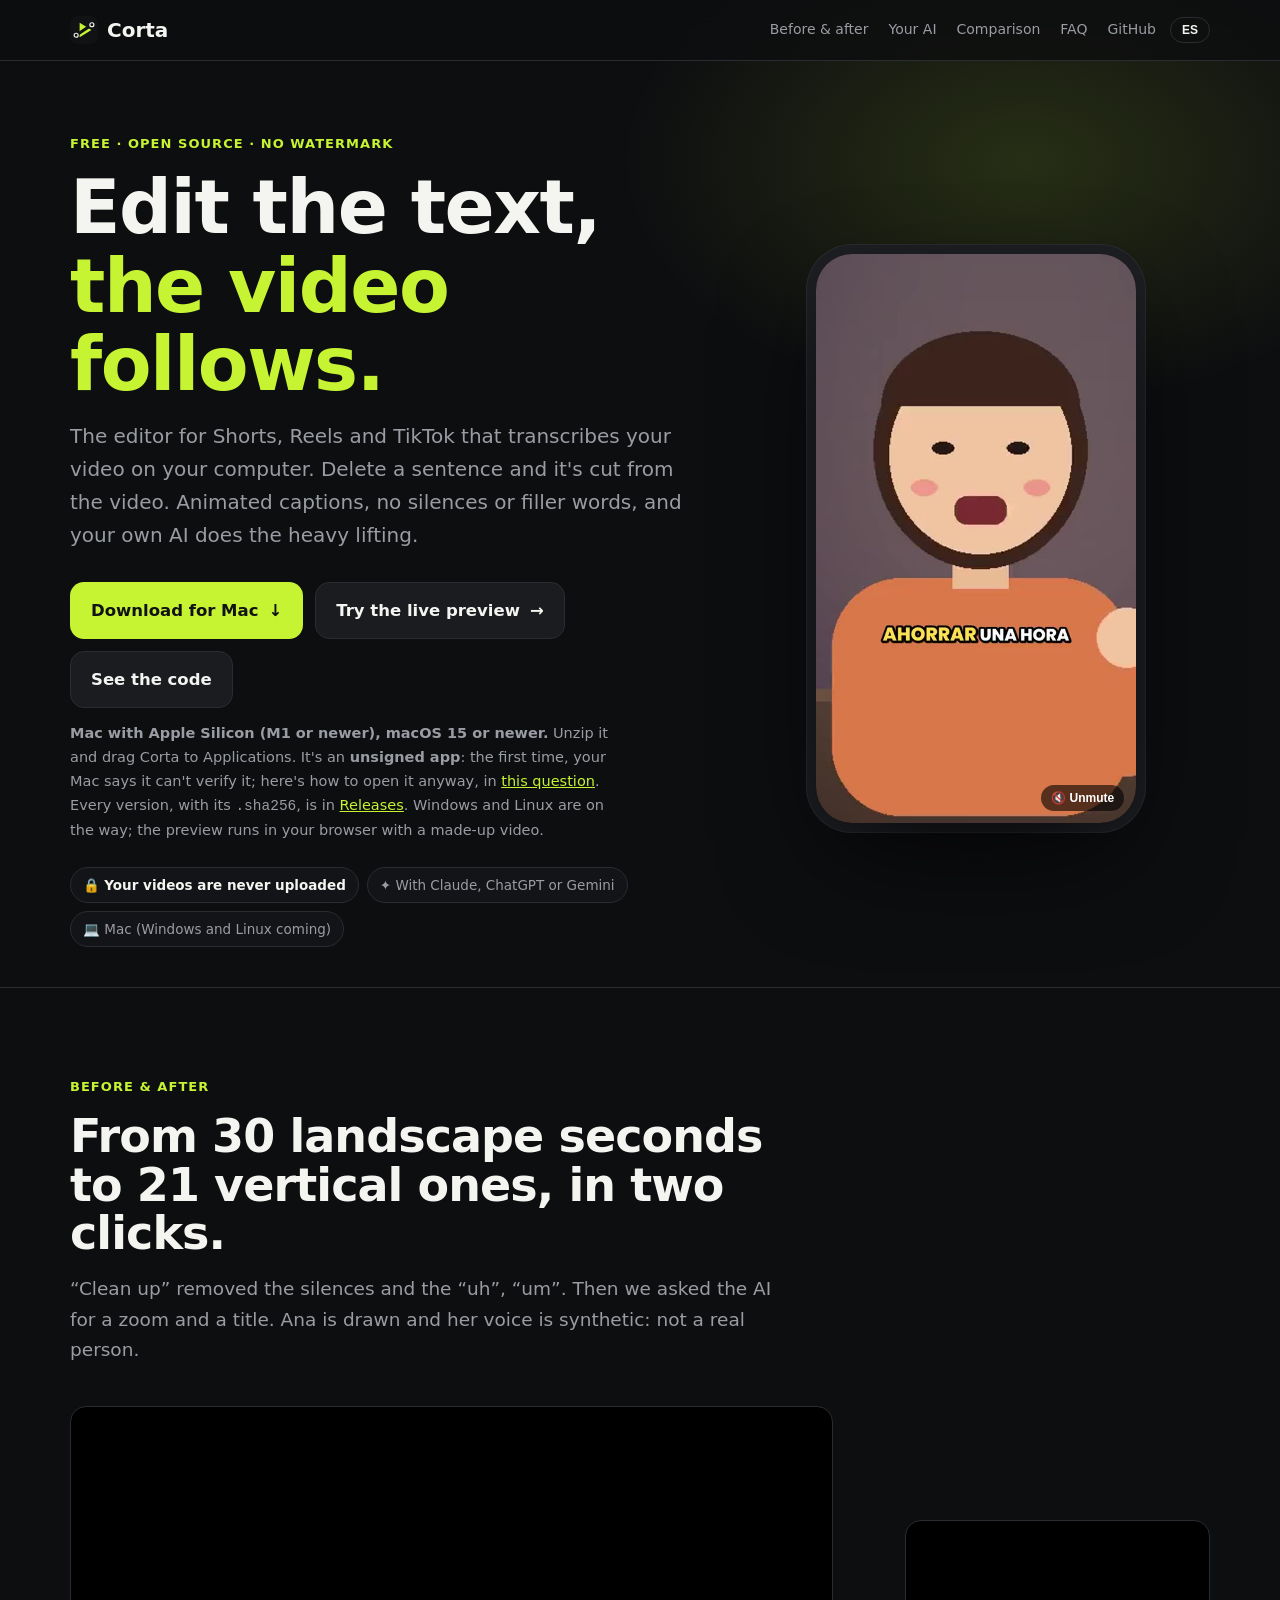
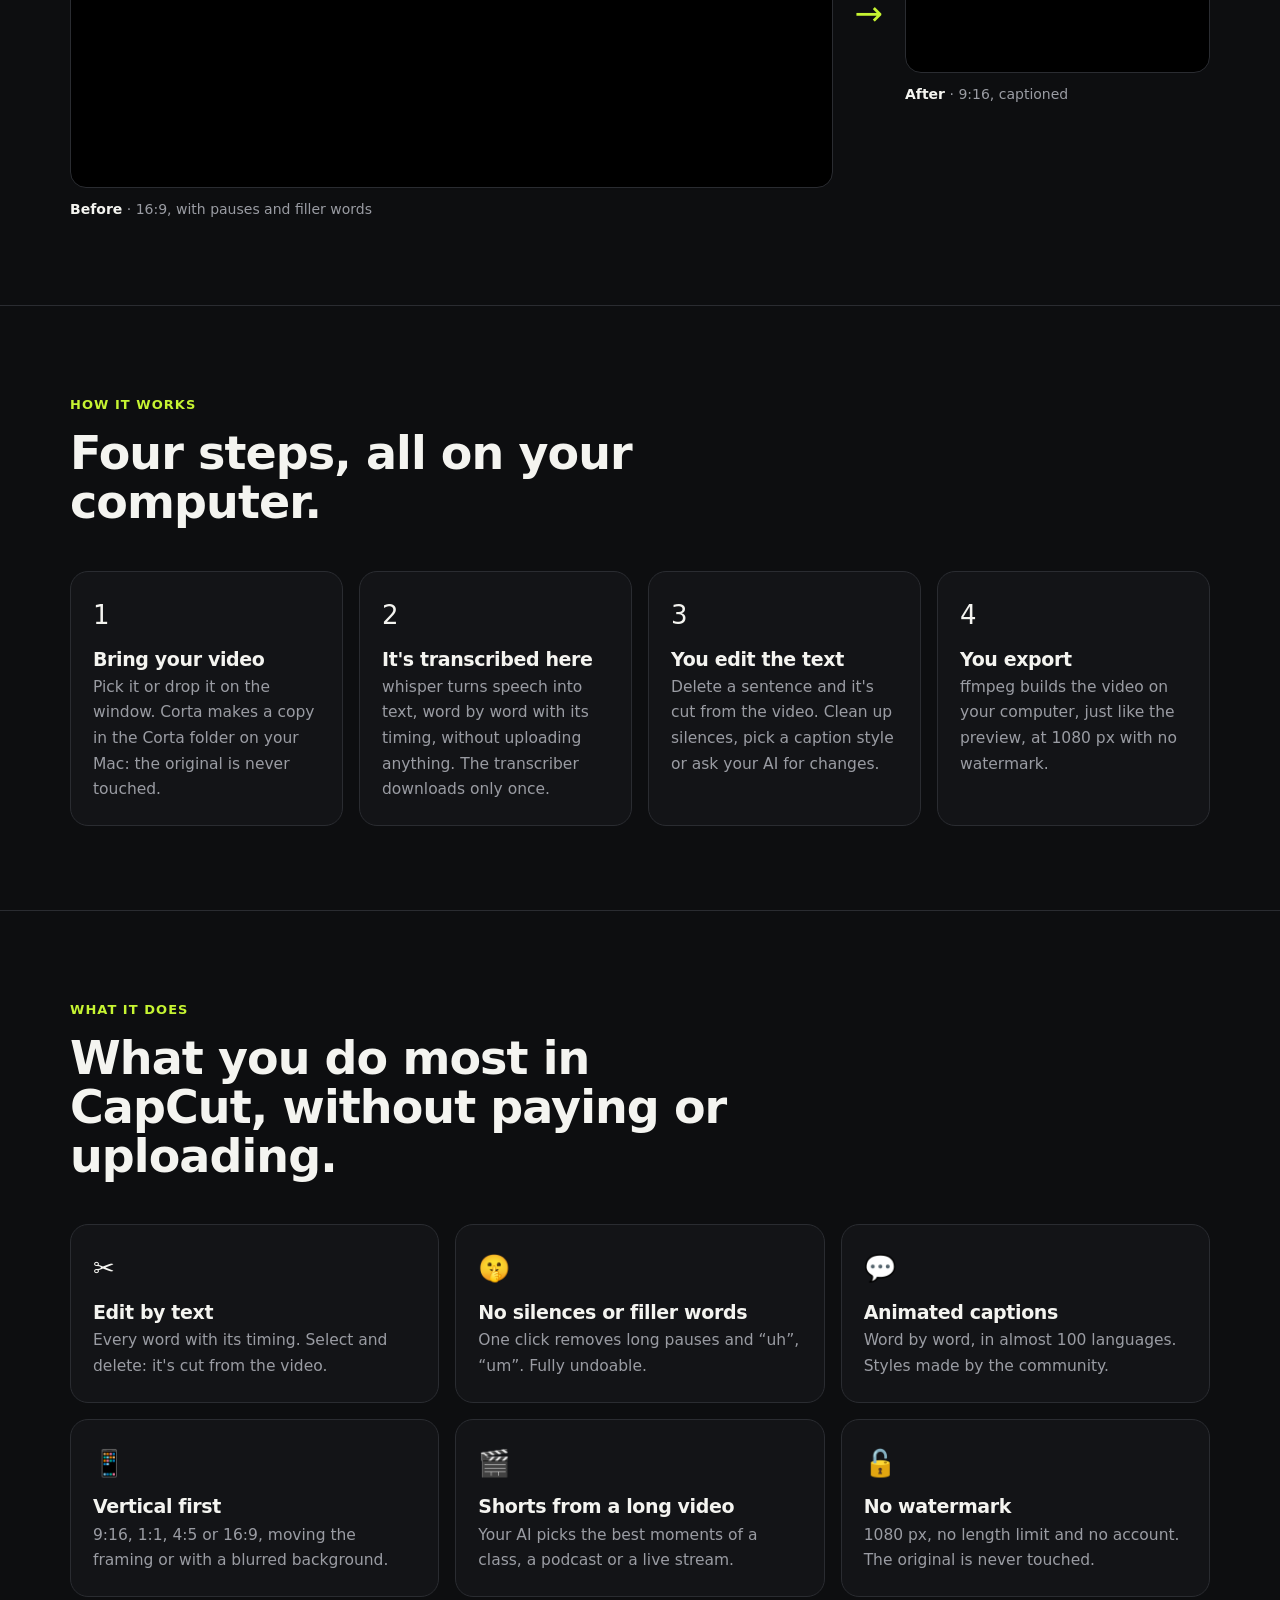
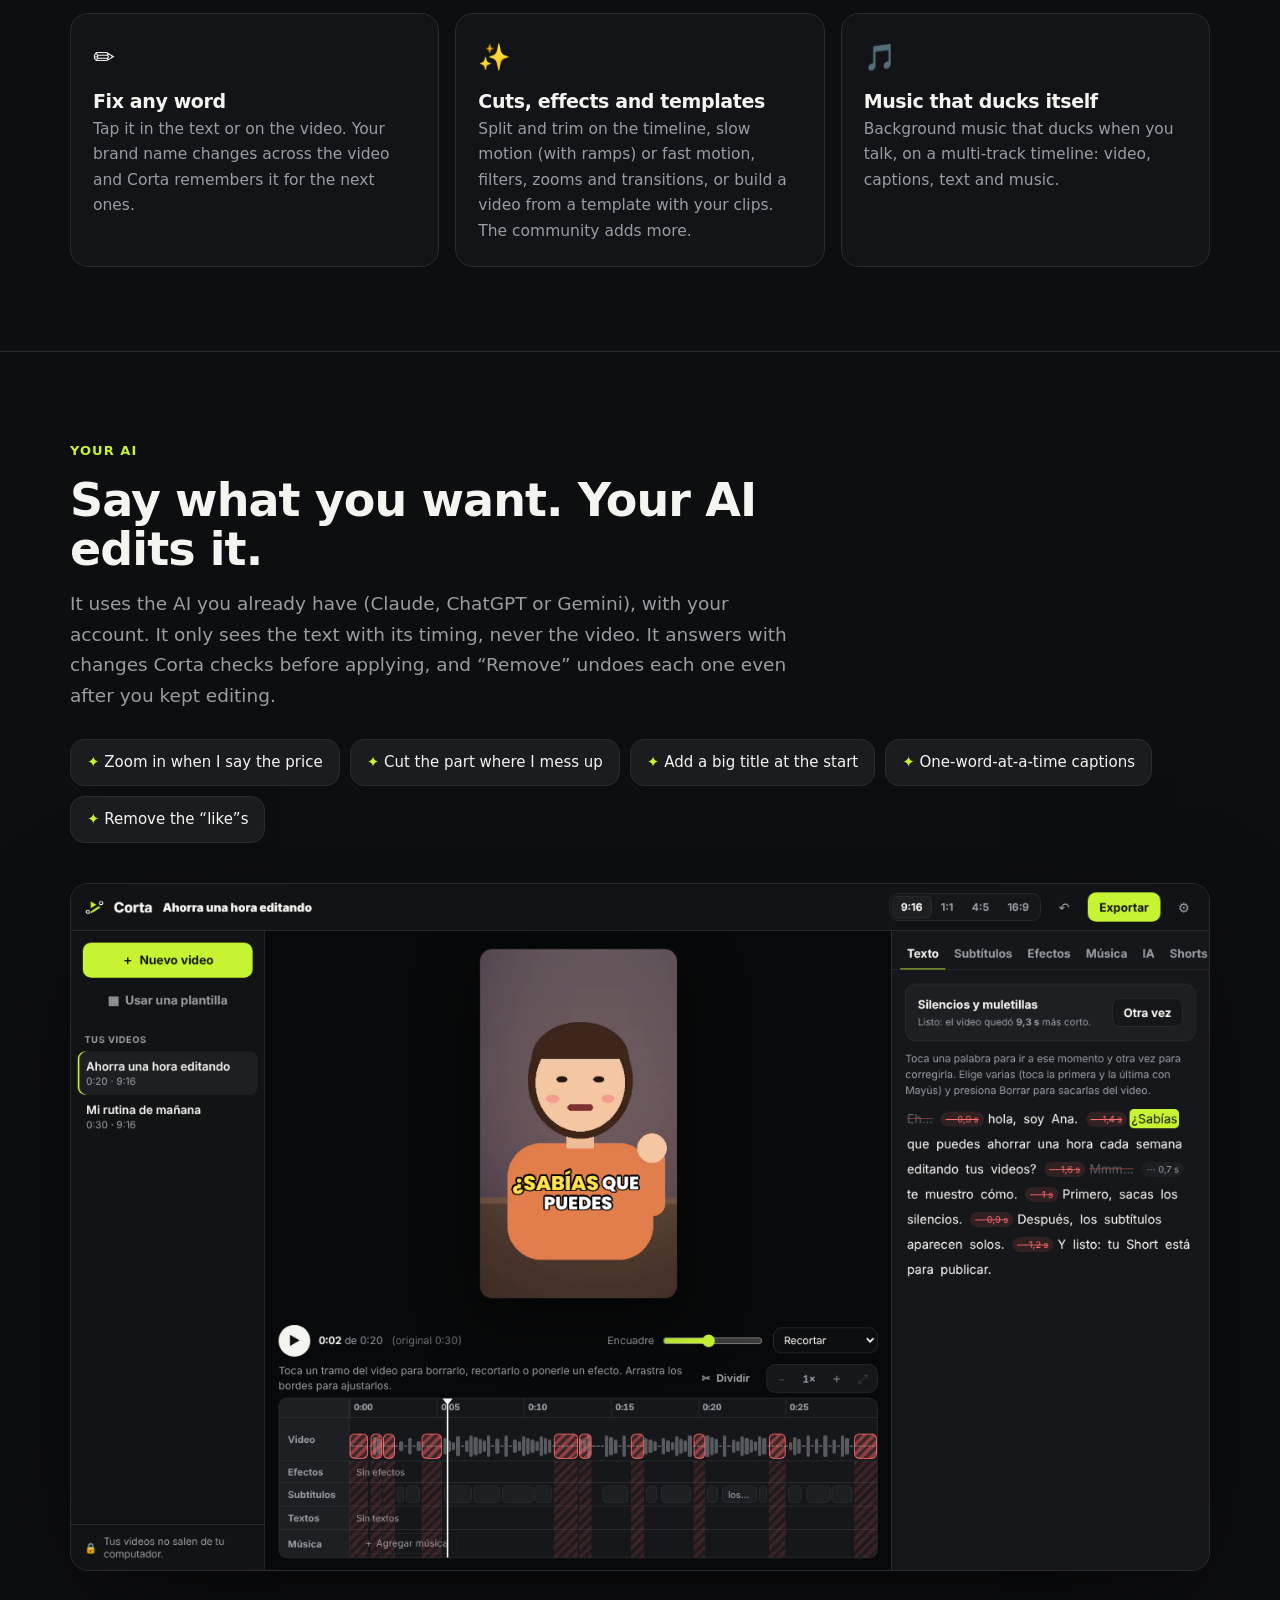
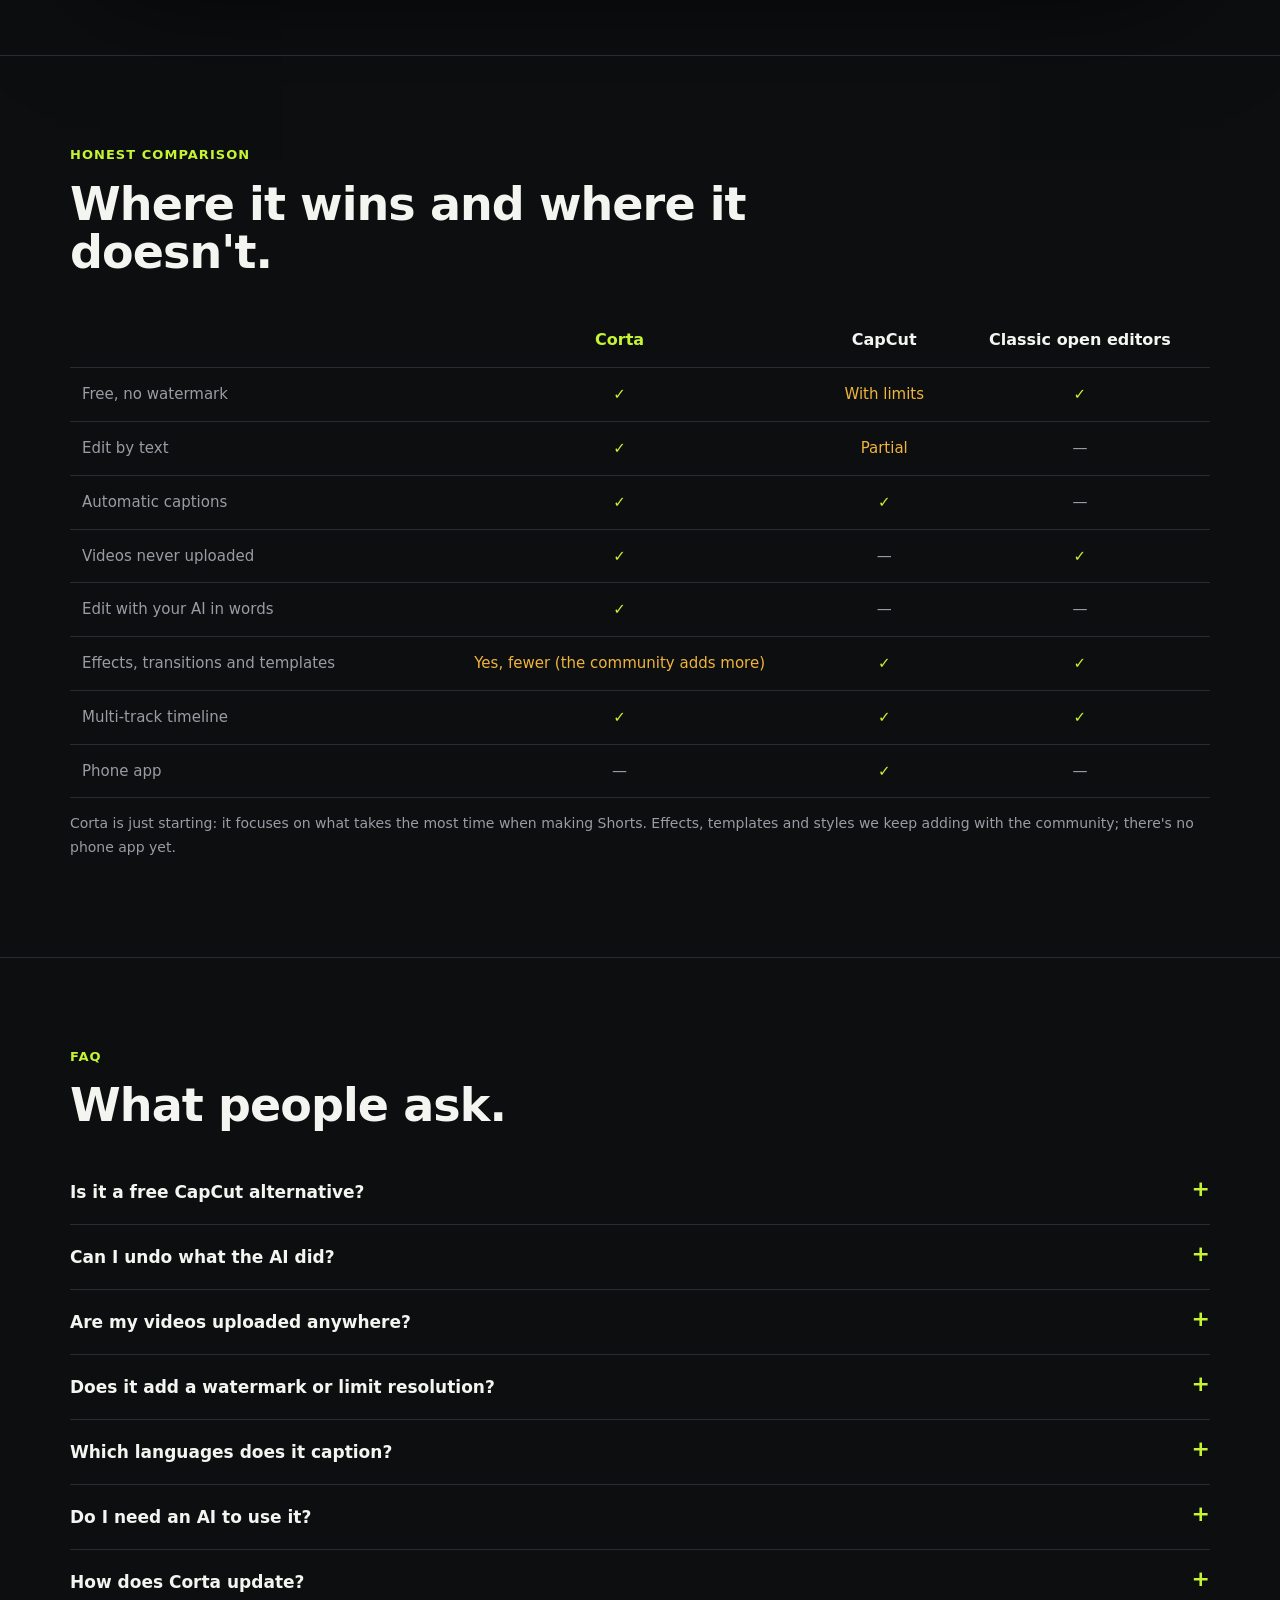
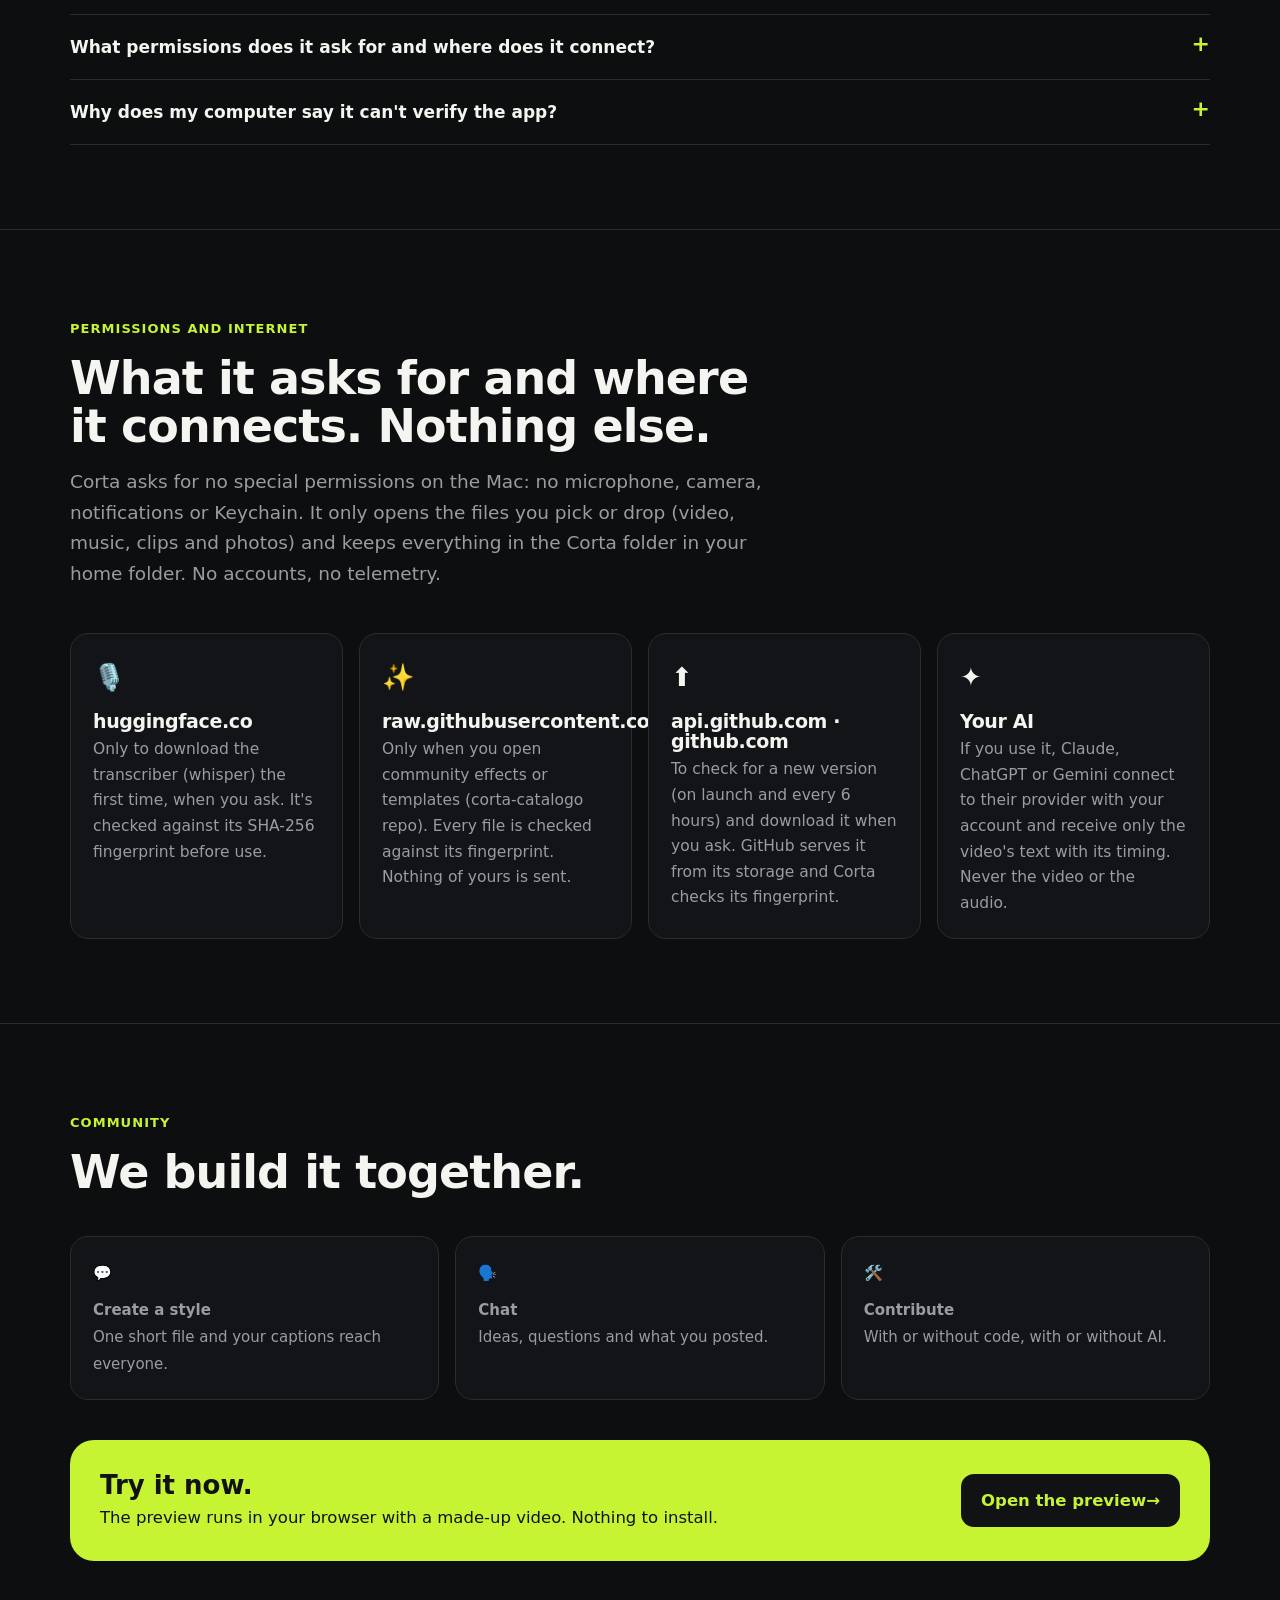
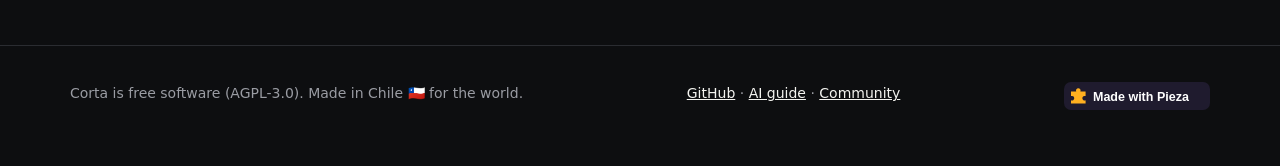
<file: docs/index.html>
<!doctype html>
<html lang="es">
<head>
<meta charset="utf-8">
<meta name="viewport" content="width=device-width, initial-scale=1">
<meta http-equiv="Content-Security-Policy" content="default-src 'self'; script-src 'sha256-eM6V+o60xkxbkZ+aqkT/GtKiY5yO519EwSRZNGDhV3E='; style-src 'self' 'unsafe-inline' https://fonts.googleapis.com; font-src https://fonts.gstatic.com; img-src 'self' data:; media-src 'self'; connect-src 'none'; object-src 'none'; base-uri 'none'; form-action 'none'; upgrade-insecure-requests">
<title>Corta — editor de video gratis para Shorts, Reels y TikTok con subtítulos automáticos | Alternativa abierta a CapCut</title>
<meta name="description" content="Editor de video gratis y abierto para Shorts, Reels y TikTok: editas el texto y se edita el video. Subtítulos animados, efectos y plantillas, en tu computador.">
<link rel="canonical" href="https://corta-app.github.io/corta/">
<meta name="theme-color" content="#0d0e10">
<link rel="icon" href="favicon.svg" type="image/svg+xml">
<link rel="apple-touch-icon" href="apple-touch-icon.png">
<meta property="og:type" content="website">
<meta property="og:site_name" content="Corta">
<meta property="og:url" content="https://corta-app.github.io/corta/">
<meta property="og:locale" content="es_CL"><meta property="og:locale:alternate" content="en_US">
<meta property="og:title" content="Corta — editas el texto, se edita el video">
<meta property="og:description" content="Subtítulos animados, sin silencios ni muletillas y tu propia IA. Para Shorts, Reels y TikTok. Gratis, abierto y sin marca de agua.">
<meta property="og:image" content="https://corta-app.github.io/corta/img/compartir.png">
<meta property="og:image:width" content="1200"><meta property="og:image:height" content="630">
<meta property="og:image:alt" content="Corta: el editor y las plantillas, con un video de mentira">
<meta name="twitter:card" content="summary_large_image">
<meta name="twitter:title" content="Corta — editas el texto, se edita el video">
<meta name="twitter:description" content="Subtítulos animados, sin silencios ni muletillas, efectos, plantillas y tu propia IA. Para Shorts, Reels y TikTok. Gratis, abierto y sin marca de agua.">
<meta name="twitter:image" content="https://corta-app.github.io/corta/img/compartir.png">
<script type="application/ld+json">
{
 "@context": "https://schema.org",
 "@graph": [
  {
   "@type": "SoftwareApplication",
   "name": "Corta",
   "url": "https://corta-app.github.io/corta/",
   "image": "https://corta-app.github.io/corta/img/compartir.png",
   "description": "Editor de video para Shorts, Reels y TikTok que transcribe en tu computador para editar por texto, agrega subtítulos animados, quita silencios y muletillas, pone cámara lenta, efectos, transiciones y plantillas, y usa tu propia IA para editar y sacar Shorts de videos largos.",
   "featureList": [
    "Editar el video editando el texto",
    "Subtítulos animados palabra por palabra en casi 100 idiomas",
    "Quitar silencios y muletillas con un clic",
    "Corregir cualquier palabra y recordar el vocabulario",
    "Formato vertical 9:16, 1:1, 4:5 o 16:9 con encuadre o fondo borroso",
    "Cámara lenta, rápida y rampas por tramo",
    "Efectos, filtros, zooms y transiciones",
    "Plantillas que arman el video con tus clips o fotos",
    "Música de fondo que baja cuando hablas",
    "Tu propia IA para pedir cambios y sacar Shorts de un video largo",
    "Exporta en 1080 px sin marca de agua"
   ],
   "applicationCategory": "MultimediaApplication",
   "operatingSystem": "macOS 15",
   "downloadUrl": "https://github.com/corta-app/corta/releases/latest/download/Corta-macOS.zip",
   "license": "https://www.gnu.org/licenses/agpl-3.0.html",
   "isAccessibleForFree": true,
   "offers": { "@type": "Offer", "price": "0", "priceCurrency": "USD" },
   "codeRepository": "https://github.com/corta-app/corta",
   "inLanguage": ["es", "en"]
  },
  {
   "@type": "FAQPage",
   "mainEntity": [
    {"@type": "Question", "name": "¿Es una alternativa gratis a CapCut?", "acceptedAnswer": {"@type": "Answer", "text": "Para lo que más se usa en Shorts, Reels y TikTok (subtítulos animados, cortar silencios, formato vertical), sí: gratis, de código abierto y sin marca de agua. CapCut tiene muchos más efectos y una app de celular; Corta trae efectos, transiciones y plantillas (y la comunidad suma más en su catálogo), y se enfoca en editar rápido por texto."}},
    {"@type": "Question", "name": "¿Puedo deshacer lo que hizo la IA?", "acceptedAnswer": {"@type": "Answer", "text": "Sí. Cada cambio de la IA queda anotado y «Quitar» deshace justo ese cambio, aunque hayas seguido editando. Lo que tocaste a mano después se conserva."}},
    {"@type": "Question", "name": "¿Mis videos se suben a algún lado?", "acceptedAnswer": {"@type": "Answer", "text": "No. La transcripción y la exportación pasan en tu computador. Tu IA solo recibe el texto del video con sus tiempos, con tu propia cuenta."}},
    {"@type": "Question", "name": "¿Pone marca de agua o limita la resolución?", "acceptedAnswer": {"@type": "Answer", "text": "No. Exporta en 1080 px, sin marca de agua y sin límite de duración."}},
    {"@type": "Question", "name": "¿En qué idiomas hace subtítulos?", "acceptedAnswer": {"@type": "Answer", "text": "En los que entiende whisper, el transcriptor abierto: español, inglés, portugués, francés y casi 100 idiomas más."}},
    {"@type": "Question", "name": "¿Necesito una IA para usarlo?", "acceptedAnswer": {"@type": "Answer", "text": "No para editar por texto, limpiar silencios y poner subtítulos. La IA sirve para pedir cambios en palabras y sacar Shorts de un video largo. Cómo instalar tu IA."}},
    {"@type": "Question", "name": "¿Cómo se actualiza Corta?", "acceptedAnswer": {"@type": "Answer", "text": "Al abrir y cada 6 horas revisa si hay una versión nueva en GitHub y te avisa dentro de la app, en Ajustes. Si la instalas, la descarga, comprueba su huella, reemplaza la app y vuelve a abrirse. Tus videos y proyectos viven en la carpeta Corta, fuera de la app: actualizar no los toca. Nunca se actualiza en medio de una transcripción o una exportación."}},
    {"@type": "Question", "name": "¿Qué permisos pide y a dónde se conecta?", "acceptedAnswer": {"@type": "Answer", "text": "Ningún permiso especial: solo abre los archivos que eliges. Se conecta a huggingface.co para bajar el transcriptor una vez, a GitHub para el catálogo de la comunidad y las versiones nuevas, y tu IA a su proveedor con tu cuenta. El detalle."}},
    {"@type": "Question", "name": "¿Por qué mi computador dice que no puede verificar la app?", "acceptedAnswer": {"@type": "Answer", "text": "Porque Corta es un proyecto gratis que no paga el certificado de Apple. El código es abierto y cada descarga tiene su huella SHA-256 en el Release. En macOS 15: intenta abrir Corta una vez, ve a Ajustes del Sistema → Privacidad y seguridad y, abajo, toca «Abrir igualmente». Solo la primera vez."}}
   ]
  }
 ]
}
</script>
<link rel="preconnect" href="https://fonts.googleapis.com"><link rel="preconnect" href="https://fonts.gstatic.com" crossorigin>
<link href="https://fonts.googleapis.com/css2?family=Bricolage+Grotesque:opsz,wght@12..96,500;12..96,700;12..96,800&family=Inter:wght@400;500;600&display=swap" rel="stylesheet">
<style>
  :root { --titulo: "Bricolage Grotesque", Inter, system-ui, -apple-system, sans-serif; --fondo: #0d0e10; --fondo2: #131417; --panel: #1b1c20; --linea: #2a2c31;
    --texto: #f4f4f0; --suave: #9a9ca3; --acento: #c6f432; --rojo: #ff6b6b; --tinta: #111214; }
  * { box-sizing: border-box; } html { scroll-behavior: smooth; scroll-padding-top: 76px; }
  body { margin: 0; background: var(--fondo); color: var(--texto); font: 16.5px/1.65 Inter, system-ui, -apple-system, sans-serif; -webkit-font-smoothing: antialiased; overflow-x: hidden; }
  a { color: var(--acento); } :focus-visible { outline: 2px solid var(--acento); outline-offset: 3px; border-radius: 6px; }
  .ancho { width: min(1140px, 100% - 32px); margin: 0 auto; }
  h1, h2, h3 { font-family: var(--titulo); letter-spacing: -.02em; line-height: 1.06; margin: 0; }
  section { padding: 84px 0; } section + section { border-top: 1px solid var(--linea); }
  .etiqueta { display: inline-block; font-size: 13px; font-weight: 600; letter-spacing: .08em; text-transform: uppercase; color: var(--acento); margin-bottom: 14px; }
  h2 { font-size: clamp(30px, 4vw, 46px); font-weight: 800; max-width: 22ch; }
  .intro { color: var(--suave); font-size: 18.5px; max-width: 62ch; margin: 16px 0 0; }
  .barra { position: sticky; top: 0; z-index: 20; backdrop-filter: blur(14px); background: color-mix(in srgb, var(--fondo) 80%, transparent); border-bottom: 1px solid var(--linea); }
  .barra .ancho { display: flex; align-items: center; gap: 14px; height: 60px; }
  .marca { display: flex; align-items: center; gap: 9px; font-family: var(--titulo); font-weight: 800; font-size: 20px; text-decoration: none; color: var(--texto); }
  .marca img { width: 28px; height: 28px; border-radius: 7px; }
  .barra nav { display: flex; gap: 20px; margin-left: auto; font-size: 14px; } .barra nav a { color: var(--suave); text-decoration: none; } .barra nav a:hover { color: var(--texto); }
  .idioma { border: 1px solid var(--linea); background: none; color: var(--texto); border-radius: 999px; padding: 5px 11px; font: 600 12px Inter, sans-serif; cursor: pointer; }
  @media (max-width: 820px) { .barra nav { display: none; } .idioma { margin-left: auto; } }

  .portada { padding: 68px 0 40px; border: 0; position: relative; }
  .portada::before { content: ""; position: absolute; inset: -60px 0 auto; height: 640px; background: radial-gradient(45% 55% at 80% 25%, rgba(198, 244, 50, .14), transparent 70%); pointer-events: none; z-index: -1; }
  .portada .ancho { display: grid; grid-template-columns: minmax(0, 1.15fr) minmax(0, .85fr); gap: 40px; align-items: center; }
  .portada h1 { font-size: clamp(42px, 6vw, 74px); font-weight: 800; }
  .portada h1 em { font-style: normal; color: var(--acento); }
  .portada .intro { font-size: 20px; }
  .acciones { display: flex; flex-wrap: wrap; gap: 12px; margin-top: 30px; align-items: center; }
  .boton { display: inline-flex; align-items: center; gap: 10px; padding: 14px 20px; border-radius: 14px; font-weight: 600; text-decoration: none; border: 1px solid var(--linea); color: var(--texto); background: var(--panel); }
  .boton.principal { background: var(--acento); color: var(--tinta); border-color: transparent; }
  .boton:hover { filter: brightness(1.07); }
  .aviso { color: var(--suave); font-size: 14.5px; margin-top: 14px; max-width: 60ch; }
  .chips { display: flex; flex-wrap: wrap; gap: 8px; margin-top: 24px; }
  .chips > span { font-size: 13.5px; padding: 6px 12px; border-radius: 999px; background: var(--fondo2); border: 1px solid var(--linea); color: var(--suave); }
  .chips b { color: var(--texto); font-weight: 600; }
  .telefono { justify-self: center; width: min(320px, 80vw); aspect-ratio: 9 / 16; border-radius: 36px; overflow: hidden; background: #000; box-shadow: 0 40px 110px -20px rgba(0, 0, 0, .8), 0 0 0 9px #1d1f23, 0 0 0 10px #2a2c31; position: relative; }
  .telefono video { width: 100%; height: 100%; object-fit: cover; display: block; }
  .sonido { position: absolute; right: 12px; bottom: 12px; border: 0; border-radius: 99px; background: rgba(0, 0, 0, .6); color: #fff; padding: 6px 10px; font: 600 12px Inter, sans-serif; cursor: pointer; }
  @media (max-width: 860px) { .portada .ancho { grid-template-columns: 1fr; } }

  .antes-despues { display: grid; grid-template-columns: minmax(0, 1.5fr) auto minmax(0, .6fr); gap: 22px; align-items: center; margin-top: 40px; }
  .antes-despues figure { margin: 0; }
  .antes-despues video { width: 100%; display: block; border-radius: 16px; border: 1px solid var(--linea); background: #000; }
  .antes-despues figcaption { color: var(--suave); font-size: 14px; margin-top: 10px; }
  .antes-despues figcaption b { color: var(--texto); }
  .flecha { font-size: 34px; color: var(--acento); }
  @media (max-width: 760px) { .antes-despues { grid-template-columns: 1fr; } .flecha { transform: rotate(90deg); justify-self: center; } .antes-despues figure:last-child { width: 60%; justify-self: center; } }

  .rejilla { display: grid; grid-template-columns: repeat(3, minmax(0, 1fr)); gap: 16px; margin-top: 44px; }
  .funcion { background: var(--fondo2); border: 1px solid var(--linea); border-radius: 18px; padding: 22px; }
  .funcion .ico { font-size: 26px; } .funcion h3 { font-size: 19px; margin: 12px 0 6px; } .funcion p { color: var(--suave); margin: 0; font-size: 15.5px; }
  .rejilla.cuatro { grid-template-columns: repeat(4, minmax(0, 1fr)); }
  @media (max-width: 1100px) { .rejilla.cuatro { grid-template-columns: repeat(2, minmax(0, 1fr)); } }
  @media (max-width: 860px) { .rejilla, .rejilla.cuatro { grid-template-columns: 1fr; } }

  .editor { margin-top: 40px; border-radius: 18px; overflow: hidden; border: 1px solid var(--linea); box-shadow: 0 40px 120px -30px rgba(0, 0, 0, .8); }
  .editor img { display: block; width: 100%; height: auto; }
  .pedidos { display: flex; flex-wrap: wrap; gap: 10px; margin-top: 28px; }
  .pedidos > span { padding: 10px 16px; border-radius: 14px; background: var(--panel); border: 1px solid var(--linea); font-size: 15px; }
  .pedidos > span::before { content: "✦ "; color: var(--acento); }

  .tabla { width: 100%; border-collapse: collapse; margin-top: 36px; font-size: 15px; }
  .tabla th, .tabla td { padding: 14px 12px; border-bottom: 1px solid var(--linea); text-align: center; }
  .tabla th:first-child, .tabla td:first-child { text-align: left; color: var(--suave); }
  .tabla thead th { font-family: var(--titulo); font-size: 16px; } .tabla thead th.yo { color: var(--acento); }
  .si { color: var(--acento); font-weight: 700; } .no { color: var(--suave); } .medio { color: #f0b43c; }
  .envoltura-tabla { overflow-x: auto; } .nota-tabla { color: var(--suave); font-size: 14px; margin-top: 14px; }

  details.p { border-bottom: 1px solid var(--linea); padding: 18px 0; } details.p summary { cursor: pointer; font-weight: 600; font-size: 17px; list-style: none; display: flex; justify-content: space-between; gap: 20px; }
  details.p summary::-webkit-details-marker { display: none; } details.p summary::after { content: "+"; color: var(--acento); font-size: 22px; line-height: 1; } details.p[open] summary::after { content: "–"; }
  details.p p { color: var(--suave); margin: 10px 0 0; max-width: 75ch; }
  .preguntas { margin-top: 30px; }

  .comunidad { display: grid; grid-template-columns: repeat(3, minmax(0, 1fr)); gap: 16px; margin-top: 40px; }
  .comunidad a { display: block; padding: 22px; border-radius: 18px; border: 1px solid var(--linea); background: var(--fondo2); text-decoration: none; color: var(--texto); }
  .comunidad a:hover { border-color: var(--acento); } .comunidad b { font: 700 19px var(--titulo); display: block; margin: 10px 0 4px; } .comunidad span { color: var(--suave); font-size: 15px; }
  @media (max-width: 860px) { .comunidad { grid-template-columns: 1fr; } }
  .final { margin-top: 40px; padding: 30px; border-radius: 24px; background: var(--acento); color: var(--tinta); display: flex; flex-wrap: wrap; gap: 16px 24px; align-items: center; }
  .final p { margin: 0; flex: 1; min-width: 240px; font-size: 16.5px; } .final p b { display: block; font: 800 26px var(--titulo); margin-bottom: 4px; }
  .final a { display: inline-flex; padding: 13px 20px; border-radius: 13px; background: var(--tinta); color: var(--acento); font-weight: 600; text-decoration: none; }
  footer { padding: 36px 0 50px; border-top: 1px solid var(--linea); color: var(--suave); font-size: 14px; }
  footer .ancho { display: flex; flex-wrap: wrap; gap: 12px 18px; justify-content: space-between; } footer a { color: var(--texto); }
  [data-en] { display: none; } html[lang="en"] [data-es] { display: none; } html[lang="en"] [data-en] { display: revert; }
</style>
</head>
<body>
<header class="barra"><div class="ancho">
  <a class="marca" href="./"><img src="favicon.svg" alt="">Corta</a>
  <nav aria-label="Secciones">
    <a href="#antes"><span data-es>Antes y después</span><span data-en>Before & after</span></a>
    <a href="#ia"><span data-es>Tu IA</span><span data-en>Your AI</span></a>
    <a href="#comparar"><span data-es>Comparación</span><span data-en>Comparison</span></a>
    <a href="#preguntas"><span data-es>Preguntas</span><span data-en>FAQ</span></a>
    <a href="https://github.com/corta-app/corta">GitHub</a>
  </nav>
  <button class="idioma" id="idioma" type="button" aria-label="Cambiar idioma / Change language">EN</button>
</div></header>

<main>
<section class="portada"><div class="ancho">
  <div>
    <span class="etiqueta"><span data-es>Gratis · Código abierto · Sin marca de agua</span><span data-en>Free · Open source · No watermark</span></span>
    <h1><span data-es>Editas el texto, <em>se edita el video.</em></span><span data-en>Edit the text, <em>the video follows.</em></span></h1>
    <p class="intro"><span data-es>El editor para Shorts, Reels y TikTok que transcribe tu video en tu computador. Borras una frase y se borra del video. Subtítulos animados, sin silencios ni muletillas, y tu propia IA hace el trabajo pesado.</span><span data-en>The editor for Shorts, Reels and TikTok that transcribes your video on your computer. Delete a sentence and it's cut from the video. Animated captions, no silences or filler words, and your own AI does the heavy lifting.</span></p>
    <div class="acciones">
      <a class="boton principal" href="https://github.com/corta-app/corta/releases/latest/download/Corta-macOS.zip"><span data-es>Descargar para Mac</span><span data-en>Download for Mac</span> ↓</a>
      <a class="boton" href="demo/"><span data-es>Probar la vista previa</span><span data-en>Try the live preview</span> →</a>
      <a class="boton" href="https://github.com/corta-app/corta"><span data-es>Ver el código</span><span data-en>See the code</span></a>
    </div>
    <p class="aviso"><span data-es><b>Mac con Apple Silicon (M1 o más nuevo), macOS 15 o más nuevo.</b> Descomprime el zip y arrastra Corta a Aplicaciones. Es una <b>app sin firmar</b>: la primera vez el Mac avisa que no puede verificarla; así se abre igual, en <a href="#sin-firmar">esta pregunta</a>. Todas las versiones, con su <code>.sha256</code>, en <a href="https://github.com/corta-app/corta/releases">Releases</a>. Windows y Linux, en camino; la vista previa funciona en el navegador con un video de mentira.</span><span data-en><b>Mac with Apple Silicon (M1 or newer), macOS 15 or newer.</b> Unzip it and drag Corta to Applications. It's an <b>unsigned app</b>: the first time, your Mac says it can't verify it; here's how to open it anyway, in <a href="#sin-firmar">this question</a>. Every version, with its <code>.sha256</code>, is in <a href="https://github.com/corta-app/corta/releases">Releases</a>. Windows and Linux are on the way; the preview runs in your browser with a made-up video.</span></p>
    <div class="chips">
      <span>🔒 <b><span data-es>Tus videos no se suben a ningún lado</span><span data-en>Your videos are never uploaded</span></b></span>
      <span>✦ <span data-es>Con Claude, ChatGPT o Gemini</span><span data-en>With Claude, ChatGPT or Gemini</span></span>
      <span>💻 <span data-es>Mac (Windows y Linux en camino)</span><span data-en>Mac (Windows and Linux coming)</span></span>
    </div>
  </div>
  <div class="telefono"><video src="img/despues.mp4" poster="img/despues.jpg" autoplay muted loop playsinline aria-label="Video vertical exportado con Corta (presentadora dibujada, datos ficticios)"></video>
    <button class="sonido" id="sonido" type="button">🔇 <span data-es>Activar sonido</span><span data-en>Unmute</span></button></div>
</div></section>

<section id="antes"><div class="ancho">
  <span class="etiqueta"><span data-es>Antes y después</span><span data-en>Before & after</span></span>
  <h2><span data-es>De 30 segundos horizontales a 21 verticales, en dos clics.</span><span data-en>From 30 landscape seconds to 21 vertical ones, in two clicks.</span></h2>
  <p class="intro"><span data-es>«Limpiar» sacó los silencios y los «eh», «mmm». Después le pedimos a la IA un zoom y un título. Ana es dibujada y su voz es sintética: no es una persona real.</span><span data-en>“Clean up” removed the silences and the “uh”, “um”. Then we asked the AI for a zoom and a title. Ana is drawn and her voice is synthetic: not a real person.</span></p>
  <div class="antes-despues">
    <figure><video src="img/antes.mp4" muted loop playsinline autoplay preload="metadata" aria-label="Video original horizontal"></video><figcaption><b><span data-es>Antes</span><span data-en>Before</span></b> · <span data-es>16:9, con pausas y muletillas</span><span data-en>16:9, with pauses and filler words</span></figcaption></figure>
    <span class="flecha" aria-hidden="true">→</span>
    <figure><video src="img/despues.mp4" muted loop playsinline autoplay preload="metadata" aria-label="Video editado vertical con subtítulos"></video><figcaption><b><span data-es>Después</span><span data-en>After</span></b> · <span data-es>9:16, con subtítulos</span><span data-en>9:16, captioned</span></figcaption></figure>
  </div>
</div></section>

<section id="como"><div class="ancho">
  <span class="etiqueta"><span data-es>Cómo funciona</span><span data-en>How it works</span></span>
  <h2><span data-es>Cuatro pasos, todo en tu computador.</span><span data-en>Four steps, all on your computer.</span></h2>
  <div class="rejilla cuatro">
    <div class="funcion"><div class="ico">1</div><h3><span data-es>Trae tu video</span><span data-en>Bring your video</span></h3><p><span data-es>Elígelo o suéltalo en la ventana. Corta hace una copia en la carpeta Corta de tu Mac: el original nunca se toca.</span><span data-en>Pick it or drop it on the window. Corta makes a copy in the Corta folder on your Mac: the original is never touched.</span></p></div>
    <div class="funcion"><div class="ico">2</div><h3><span data-es>Se transcribe aquí</span><span data-en>It's transcribed here</span></h3><p><span data-es>whisper convierte la voz en texto, palabra por palabra y con sus tiempos, sin subir nada. El transcriptor se descarga una sola vez.</span><span data-en>whisper turns speech into text, word by word with its timing, without uploading anything. The transcriber downloads only once.</span></p></div>
    <div class="funcion"><div class="ico">3</div><h3><span data-es>Editas el texto</span><span data-en>You edit the text</span></h3><p><span data-es>Borras una frase y se corta del video. Limpias silencios, eliges el estilo de subtítulos o le pides los cambios a tu IA.</span><span data-en>Delete a sentence and it's cut from the video. Clean up silences, pick a caption style or ask your AI for changes.</span></p></div>
    <div class="funcion"><div class="ico">4</div><h3><span data-es>Exportas</span><span data-en>You export</span></h3><p><span data-es>ffmpeg arma el video en tu computador, igual a la vista previa, en 1080 px y sin marca de agua.</span><span data-en>ffmpeg builds the video on your computer, just like the preview, at 1080 px with no watermark.</span></p></div>
  </div>
</div></section>

<section id="funciones"><div class="ancho">
  <span class="etiqueta"><span data-es>Lo que hace</span><span data-en>What it does</span></span>
  <h2><span data-es>Lo que más haces en CapCut, sin pagar ni subir nada.</span><span data-en>What you do most in CapCut, without paying or uploading.</span></h2>
  <div class="rejilla">
    <div class="funcion"><div class="ico">✂️</div><h3><span data-es>Edita por texto</span><span data-en>Edit by text</span></h3><p><span data-es>Cada palabra con su tiempo. Elige y borra: se corta del video.</span><span data-en>Every word with its timing. Select and delete: it's cut from the video.</span></p></div>
    <div class="funcion"><div class="ico">🤫</div><h3><span data-es>Sin silencios ni muletillas</span><span data-en>No silences or filler words</span></h3><p><span data-es>Un clic saca las pausas largas y los «eh», «mmm». Se puede deshacer.</span><span data-en>One click removes long pauses and “uh”, “um”. Fully undoable.</span></p></div>
    <div class="funcion"><div class="ico">💬</div><h3><span data-es>Subtítulos animados</span><span data-en>Animated captions</span></h3><p><span data-es>Palabra por palabra, en casi 100 idiomas. Estilos que crea la comunidad.</span><span data-en>Word by word, in almost 100 languages. Styles made by the community.</span></p></div>
    <div class="funcion"><div class="ico">📱</div><h3><span data-es>Vertical primero</span><span data-en>Vertical first</span></h3><p><span data-es>9:16, 1:1, 4:5 o 16:9, moviendo el encuadre o con fondo borroso.</span><span data-en>9:16, 1:1, 4:5 or 16:9, moving the framing or with a blurred background.</span></p></div>
    <div class="funcion"><div class="ico">🎬</div><h3><span data-es>Shorts de un video largo</span><span data-en>Shorts from a long video</span></h3><p><span data-es>Tu IA elige los mejores momentos de una clase, un podcast o un live.</span><span data-en>Your AI picks the best moments of a class, a podcast or a live stream.</span></p></div>
    <div class="funcion"><div class="ico">🔓</div><h3><span data-es>Sin marca de agua</span><span data-en>No watermark</span></h3><p><span data-es>1080 px, sin límite de duración y sin cuenta. El original nunca se toca.</span><span data-en>1080 px, no length limit and no account. The original is never touched.</span></p></div>
    <div class="funcion"><div class="ico">✏️</div><h3><span data-es>Corrige cualquier palabra</span><span data-en>Fix any word</span></h3><p><span data-es>Tócala en el texto o sobre el video. El nombre de tu marca se cambia en todo el video y Corta lo recuerda para los próximos.</span><span data-en>Tap it in the text or on the video. Your brand name changes across the video and Corta remembers it for the next ones.</span></p></div>
    <div class="funcion"><div class="ico">✨</div><h3><span data-es>Cortes, efectos y plantillas</span><span data-en>Cuts, effects and templates</span></h3><p><span data-es>Divide y recorta en la línea de tiempo, cámara lenta (con rampa) o rápida, filtros, zooms y transiciones, o arma un video desde una plantilla con tus clips. La comunidad suma más.</span><span data-en>Split and trim on the timeline, slow motion (with ramps) or fast motion, filters, zooms and transitions, or build a video from a template with your clips. The community adds more.</span></p></div>
    <div class="funcion"><div class="ico">🎵</div><h3><span data-es>Música que baja sola</span><span data-en>Music that ducks itself</span></h3><p><span data-es>Música de fondo que baja cuando hablas, en una línea de tiempo con pistas: video, subtítulos, textos y música.</span><span data-en>Background music that ducks when you talk, on a multi-track timeline: video, captions, text and music.</span></p></div>
  </div>
</div></section>

<section id="ia"><div class="ancho">
  <span class="etiqueta"><span data-es>Tu IA</span><span data-en>Your AI</span></span>
  <h2><span data-es>Dile lo que quieres. Tu IA lo edita.</span><span data-en>Say what you want. Your AI edits it.</span></h2>
  <p class="intro"><span data-es>Usa la IA que ya tienes (Claude, ChatGPT o Gemini), con tu cuenta. Solo ve el texto con sus tiempos, nunca el video. Responde cambios que Corta revisa antes de aplicar, y «Quitar» deshace cada uno aunque hayas seguido editando.</span><span data-en>It uses the AI you already have (Claude, ChatGPT or Gemini), with your account. It only sees the text with its timing, never the video. It answers with changes Corta checks before applying, and “Remove” undoes each one even after you kept editing.</span></p>
  <div class="pedidos">
    <span><span data-es>Pon zoom cuando digo el precio</span><span data-en>Zoom in when I say the price</span></span>
    <span><span data-es>Saca la parte donde me equivoco</span><span data-en>Cut the part where I mess up</span></span>
    <span><span data-es>Pon un título grande al inicio</span><span data-en>Add a big title at the start</span></span>
    <span><span data-es>Subtítulos de una palabra a la vez</span><span data-en>One-word-at-a-time captions</span></span>
    <span><span data-es>Saca los «o sea»</span><span data-en>Remove the “like”s</span></span>
  </div>
  <div class="editor"><img src="img/editor.png" width="1360" height="820" alt="El editor de Corta: vista previa vertical con subtítulos, la transcripción con los silencios cortados y la línea de tiempo con pistas (datos ficticios)" loading="lazy"></div>
</div></section>

<section id="comparar"><div class="ancho">
  <span class="etiqueta"><span data-es>Comparación honesta</span><span data-en>Honest comparison</span></span>
  <h2><span data-es>Lo que gana y lo que no.</span><span data-en>Where it wins and where it doesn't.</span></h2>
  <div class="envoltura-tabla"><table class="tabla">
    <thead><tr><th></th><th class="yo">Corta</th><th>CapCut</th><th><span data-es>Editores abiertos clásicos</span><span data-en>Classic open editors</span></th></tr></thead>
    <tbody>
      <tr><td><span data-es>Gratis, sin marca de agua</span><span data-en>Free, no watermark</span></td><td class="si">✓</td><td class="medio"><span data-es>Con límites</span><span data-en>With limits</span></td><td class="si">✓</td></tr>
      <tr><td><span data-es>Editar por texto</span><span data-en>Edit by text</span></td><td class="si">✓</td><td class="medio"><span data-es>Parcial</span><span data-en>Partial</span></td><td class="no">—</td></tr>
      <tr><td><span data-es>Subtítulos automáticos</span><span data-en>Automatic captions</span></td><td class="si">✓</td><td class="si">✓</td><td class="no">—</td></tr>
      <tr><td><span data-es>Tus videos no se suben</span><span data-en>Videos never uploaded</span></td><td class="si">✓</td><td class="no">—</td><td class="si">✓</td></tr>
      <tr><td><span data-es>Editar con tu IA en palabras</span><span data-en>Edit with your AI in words</span></td><td class="si">✓</td><td class="no">—</td><td class="no">—</td></tr>
      <tr><td><span data-es>Efectos, transiciones y plantillas</span><span data-en>Effects, transitions and templates</span></td><td class="medio"><span data-es>Sí, menos (la comunidad suma más)</span><span data-en>Yes, fewer (the community adds more)</span></td><td class="si">✓</td><td class="si">✓</td></tr>
      <tr><td><span data-es>Línea de tiempo con varias pistas</span><span data-en>Multi-track timeline</span></td><td class="si">✓</td><td class="si">✓</td><td class="si">✓</td></tr>
      <tr><td><span data-es>App de celular</span><span data-en>Phone app</span></td><td class="no">—</td><td class="si">✓</td><td class="no">—</td></tr>
    </tbody></table></div>
  <p class="nota-tabla"><span data-es>Corta recién parte: se enfoca en lo que más tiempo quita al hacer Shorts. Efectos, plantillas y estilos los vamos sumando con la comunidad; la app de celular todavía no existe.</span><span data-en>Corta is just starting: it focuses on what takes the most time when making Shorts. Effects, templates and styles we keep adding with the community; there's no phone app yet.</span></p>
</div></section>

<section id="preguntas"><div class="ancho">
  <span class="etiqueta"><span data-es>Preguntas</span><span data-en>FAQ</span></span>
  <h2><span data-es>Lo que la gente pregunta.</span><span data-en>What people ask.</span></h2>
  <div class="preguntas">
    <details class="p"><summary><span data-es>¿Es una alternativa gratis a CapCut?</span><span data-en>Is it a free CapCut alternative?</span></summary><p><span data-es>Para lo que más se usa en Shorts, Reels y TikTok (subtítulos animados, cortar silencios, formato vertical), sí: gratis, de código abierto y sin marca de agua. CapCut tiene muchos más efectos y una app de celular; Corta trae efectos, transiciones y plantillas (y la comunidad suma más en su catálogo), y se enfoca en editar rápido por texto.</span><span data-en>For what people use most for Shorts, Reels and TikTok (animated captions, cutting silences, vertical format), yes: free, open source and no watermark. CapCut has far more effects and a phone app; Corta has effects, transitions and templates (and the community adds more to its catalog), and focuses on fast text-based editing.</span></p></details>
    <details class="p"><summary><span data-es>¿Puedo deshacer lo que hizo la IA?</span><span data-en>Can I undo what the AI did?</span></summary><p><span data-es>Sí. Cada cambio de la IA queda anotado y «Quitar» deshace justo ese cambio, aunque hayas seguido editando. Lo que tocaste a mano después se conserva.</span><span data-en>Yes. Every AI change is logged and “Remove” undoes just that change, even after you kept editing. What you touched by hand afterwards stays.</span></p></details>
    <details class="p"><summary><span data-es>¿Mis videos se suben a algún lado?</span><span data-en>Are my videos uploaded anywhere?</span></summary><p><span data-es>No. La transcripción y la exportación pasan en tu computador. Tu IA solo recibe el texto del video con sus tiempos, con tu propia cuenta.</span><span data-en>No. Transcription and export happen on your computer. Your AI only receives the video's text with its timing, with your own account.</span></p></details>
    <details class="p"><summary><span data-es>¿Pone marca de agua o limita la resolución?</span><span data-en>Does it add a watermark or limit resolution?</span></summary><p><span data-es>No. Exporta en 1080 px, sin marca de agua y sin límite de duración.</span><span data-en>No. It exports at 1080 px, with no watermark and no length limit.</span></p></details>
    <details class="p"><summary><span data-es>¿En qué idiomas hace subtítulos?</span><span data-en>Which languages does it caption?</span></summary><p><span data-es>En los que entiende whisper, el transcriptor abierto: español, inglés, portugués, francés y casi 100 idiomas más.</span><span data-en>Those whisper, the open transcriber, understands: Spanish, English, Portuguese, French and almost 100 more.</span></p></details>
    <details class="p"><summary><span data-es>¿Necesito una IA para usarlo?</span><span data-en>Do I need an AI to use it?</span></summary><p><span data-es>No para editar por texto, limpiar silencios y poner subtítulos. La IA sirve para pedir cambios en palabras y sacar Shorts de un video largo. <a href="ia.html">Cómo instalar tu IA</a>.</span><span data-en>Not for text editing, cleaning silences and captions. The AI is for requesting changes in words and making Shorts from a long video. <a href="ia.html">How to install your AI</a>.</span></p></details>
    <details class="p"><summary><span data-es>¿Cómo se actualiza Corta?</span><span data-en>How does Corta update?</span></summary><p><span data-es>Al abrir y cada 6 horas revisa si hay una versión nueva en GitHub y te avisa dentro de la app, en Ajustes. Si la instalas, la descarga, comprueba su huella, reemplaza la app y vuelve a abrirse. Tus videos y proyectos viven en la carpeta Corta, fuera de la app: actualizar no los toca. Nunca se actualiza en medio de una transcripción o una exportación.</span><span data-en>On launch and every 6 hours it checks GitHub for a new version and tells you inside the app, in Settings. If you install it, it downloads it, checks its fingerprint, replaces the app and reopens. Your videos and projects live in the Corta folder, outside the app: updating doesn't touch them. It never updates in the middle of a transcription or an export.</span></p></details>
    <details class="p"><summary><span data-es>¿Qué permisos pide y a dónde se conecta?</span><span data-en>What permissions does it ask for and where does it connect?</span></summary><p><span data-es>Ningún permiso especial: solo abre los archivos que eliges. Se conecta a huggingface.co para bajar el transcriptor una vez, a GitHub para el catálogo de la comunidad y las versiones nuevas, y tu IA a su proveedor con tu cuenta. <a href="#privacidad">El detalle</a>.</span><span data-en>No special permissions: it only opens the files you pick. It connects to huggingface.co to download the transcriber once, to GitHub for the community catalog and new versions, and your AI to its provider with your account. <a href="#privacidad">The details</a>.</span></p></details>
    <details class="p" id="sin-firmar"><summary><span data-es>¿Por qué mi computador dice que no puede verificar la app?</span><span data-en>Why does my computer say it can't verify the app?</span></summary><p><span data-es>Porque Corta es un proyecto gratis que no paga el certificado de Apple. El código es abierto y cada descarga tiene su huella SHA-256 en el Release. <b>macOS 15:</b> intenta abrir Corta una vez, ve a <b>Ajustes del Sistema → Privacidad y seguridad</b> y, abajo, toca <b>«Abrir igualmente»</b>. Solo la primera vez.</span><span data-en>Because Corta is a free project that doesn't pay for Apple's certificate. The code is open and every download has its SHA-256 checksum in the Release. <b>macOS 15:</b> try to open Corta once, go to <b>System Settings → Privacy &amp; Security</b> and, at the bottom, click <b>“Open Anyway”</b>. Only the first time.</span></p></details>
  </div>
</div></section>

<section id="privacidad"><div class="ancho">
  <span class="etiqueta"><span data-es>Permisos e internet</span><span data-en>Permissions and internet</span></span>
  <h2><span data-es>Lo que pide y a dónde se conecta. Nada más.</span><span data-en>What it asks for and where it connects. Nothing else.</span></h2>
  <p class="intro"><span data-es>Corta no pide permisos especiales en el Mac: ni micrófono, ni cámara, ni avisos, ni el Llavero. Solo abre los archivos que tú eliges o sueltas (video, música, clips y fotos) y guarda todo en la carpeta Corta de tu carpeta personal. Sin cuentas ni telemetría.</span><span data-en>Corta asks for no special permissions on the Mac: no microphone, camera, notifications or Keychain. It only opens the files you pick or drop (video, music, clips and photos) and keeps everything in the Corta folder in your home folder. No accounts, no telemetry.</span></p>
  <div class="rejilla cuatro">
    <div class="funcion"><div class="ico">🎙️</div><h3>huggingface.co</h3><p><span data-es>Solo para descargar el transcriptor (whisper) la primera vez, cuando lo pides. Se comprueba con su huella SHA-256 antes de usarlo.</span><span data-en>Only to download the transcriber (whisper) the first time, when you ask. It's checked against its SHA-256 fingerprint before use.</span></p></div>
    <div class="funcion"><div class="ico">✨</div><h3>raw.githubusercontent.com</h3><p><span data-es>Solo cuando abres los efectos o las plantillas de la comunidad (repo corta-catalogo). Cada archivo se comprueba con su huella. No se envía nada tuyo.</span><span data-en>Only when you open community effects or templates (corta-catalogo repo). Every file is checked against its fingerprint. Nothing of yours is sent.</span></p></div>
    <div class="funcion"><div class="ico">⬆️</div><h3>api.github.com · github.com</h3><p><span data-es>Para saber si hay una versión nueva (al abrir y cada 6 horas) y descargarla cuando tú lo pides. GitHub la entrega desde su almacenamiento y Corta la comprueba con su huella.</span><span data-en>To check for a new version (on launch and every 6 hours) and download it when you ask. GitHub serves it from its storage and Corta checks its fingerprint.</span></p></div>
    <div class="funcion"><div class="ico">✦</div><h3><span data-es>Tu IA</span><span data-en>Your AI</span></h3><p><span data-es>Si la usas, Claude, ChatGPT o Gemini se conectan a su proveedor con tu cuenta y reciben solo el texto del video con sus tiempos. Nunca el video ni el audio.</span><span data-en>If you use it, Claude, ChatGPT or Gemini connect to their provider with your account and receive only the video's text with its timing. Never the video or the audio.</span></p></div>
  </div>
</div></section>

<section id="comunidad"><div class="ancho">
  <span class="etiqueta"><span data-es>Comunidad</span><span data-en>Community</span></span>
  <h2><span data-es>La hacemos entre todos.</span><span data-en>We build it together.</span></h2>
  <div class="comunidad">
    <a href="https://github.com/corta-app/corta/blob/main/estilos/README.md"><span>💬</span><b><span data-es>Crea un estilo</span><span data-en>Create a style</span></b><span><span data-es>Un archivo corto y tus subtítulos llegan a todos.</span><span data-en>One short file and your captions reach everyone.</span></span></a>
    <a href="https://github.com/corta-app/corta/discussions"><span>🗣️</span><b><span data-es>Conversa</span><span data-en>Chat</span></b><span><span data-es>Ideas, dudas y lo que publicaste.</span><span data-en>Ideas, questions and what you posted.</span></span></a>
    <a href="https://github.com/corta-app/corta/blob/main/CONTRIBUTING.md"><span>🛠️</span><b><span data-es>Aporta</span><span data-en>Contribute</span></b><span><span data-es>Con o sin programar, con o sin IA.</span><span data-en>With or without code, with or without AI.</span></span></a>
  </div>
  <div class="final"><p><b><span data-es>Pruébala ahora.</span><span data-en>Try it now.</span></b><span data-es>La vista previa funciona en tu navegador con un video de mentira. Nada que instalar.</span><span data-en>The preview runs in your browser with a made-up video. Nothing to install.</span></p><a href="demo/"><span data-es>Abrir la vista previa</span><span data-en>Open the preview</span> →</a></div>
</div></section>
</main>

<footer><div class="ancho">
  <span><span data-es>Corta es software libre (AGPL-3.0). Hecho en Chile 🇨🇱 para el mundo.</span><span data-en>Corta is free software (AGPL-3.0). Made in Chile 🇨🇱 for the world.</span></span>
  <span><a href="https://github.com/corta-app/corta">GitHub</a> · <a href="ia.html"><span data-es>Guía de la IA</span><span data-en>AI guide</span></a> · <a href="https://github.com/corta-app/corta/discussions"><span data-es>Comunidad</span><span data-en>Community</span></a></span>
  <a class="hecho-con-pieza" href="https://pieza-app.github.io/pieza/"><span data-es><img src="img/sello.svg" alt="Hecho con Pieza" width="152" height="28"></span><span data-en><img src="img/sello-en.svg" alt="Made with Pieza" width="146" height="28"></span></a>
</div></footer>

<script>
  const html = document.documentElement, boton = document.getElementById("idioma");
  const TITULOS = { es: "Corta — editor de video gratis para Shorts, Reels y TikTok con subtítulos automáticos | Alternativa abierta a CapCut", en: "Corta — free video editor for Shorts, Reels and TikTok with automatic captions | Open-source CapCut alternative" };
  let guardado = null; try { guardado = localStorage.getItem("corta-idioma"); } catch (e) {}
  const poner = (l) => { html.lang = l; boton.textContent = l === "es" ? "EN" : "ES"; document.title = TITULOS[l]; };
  poner(guardado || ((navigator.language || "es").toLowerCase().startsWith("es") ? "es" : "en"));
  boton.onclick = () => { const l = html.lang === "es" ? "en" : "es"; poner(l); try { localStorage.setItem("corta-idioma", l); } catch (e) {} };
  const tel = document.querySelector(".telefono video"), sonido = document.getElementById("sonido");
  sonido.onclick = () => { tel.muted = !tel.muted; sonido.firstChild.textContent = tel.muted ? "🔇 " : "🔊 "; if (!tel.muted) { tel.currentTime = 0; tel.play(); } };
</script>
</body>
</html>
</file>
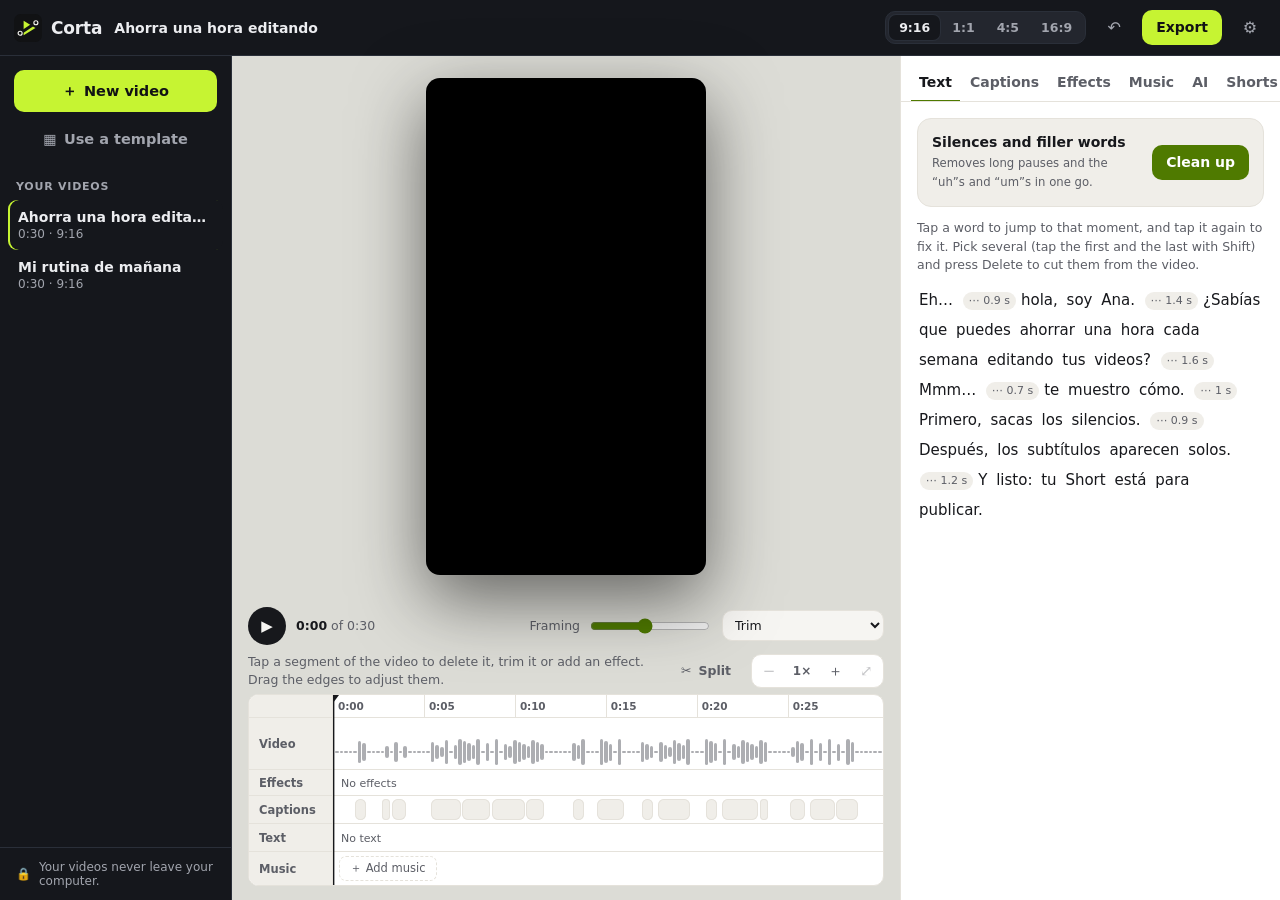
<file: ui/index.html>
<!doctype html>
<html lang="es">
<head>
  <meta charset="utf-8">
  <meta name="viewport" content="width=device-width, initial-scale=1">
  <meta http-equiv="Content-Security-Policy" content="default-src 'self'; style-src 'self' 'unsafe-inline'; img-src 'self' data: blob:; media-src 'self' blob:; font-src 'self'; connect-src 'self'; object-src 'none'; base-uri 'none'; form-action 'none'">
  <title>Corta</title>
  <link rel="icon" href="favicon.svg">
  <link rel="stylesheet" href="tema.css">
  <link rel="stylesheet" href="componentes.css">
  <link rel="stylesheet" href="bienvenida.css">
  <link rel="stylesheet" href="app.css">
</head>
<body>
  <div id="app"></div>
  <div id="toast" role="status" aria-live="polite"></div>
  <script src="i18n.js"></script>
  <script src="host.js"></script>
  <script src="tema.js"></script>
  <script src="componentes.js"></script>
  <script src="bienvenida.js"></script>
  <script src="app.js"></script>
</body>
</html>
</file>
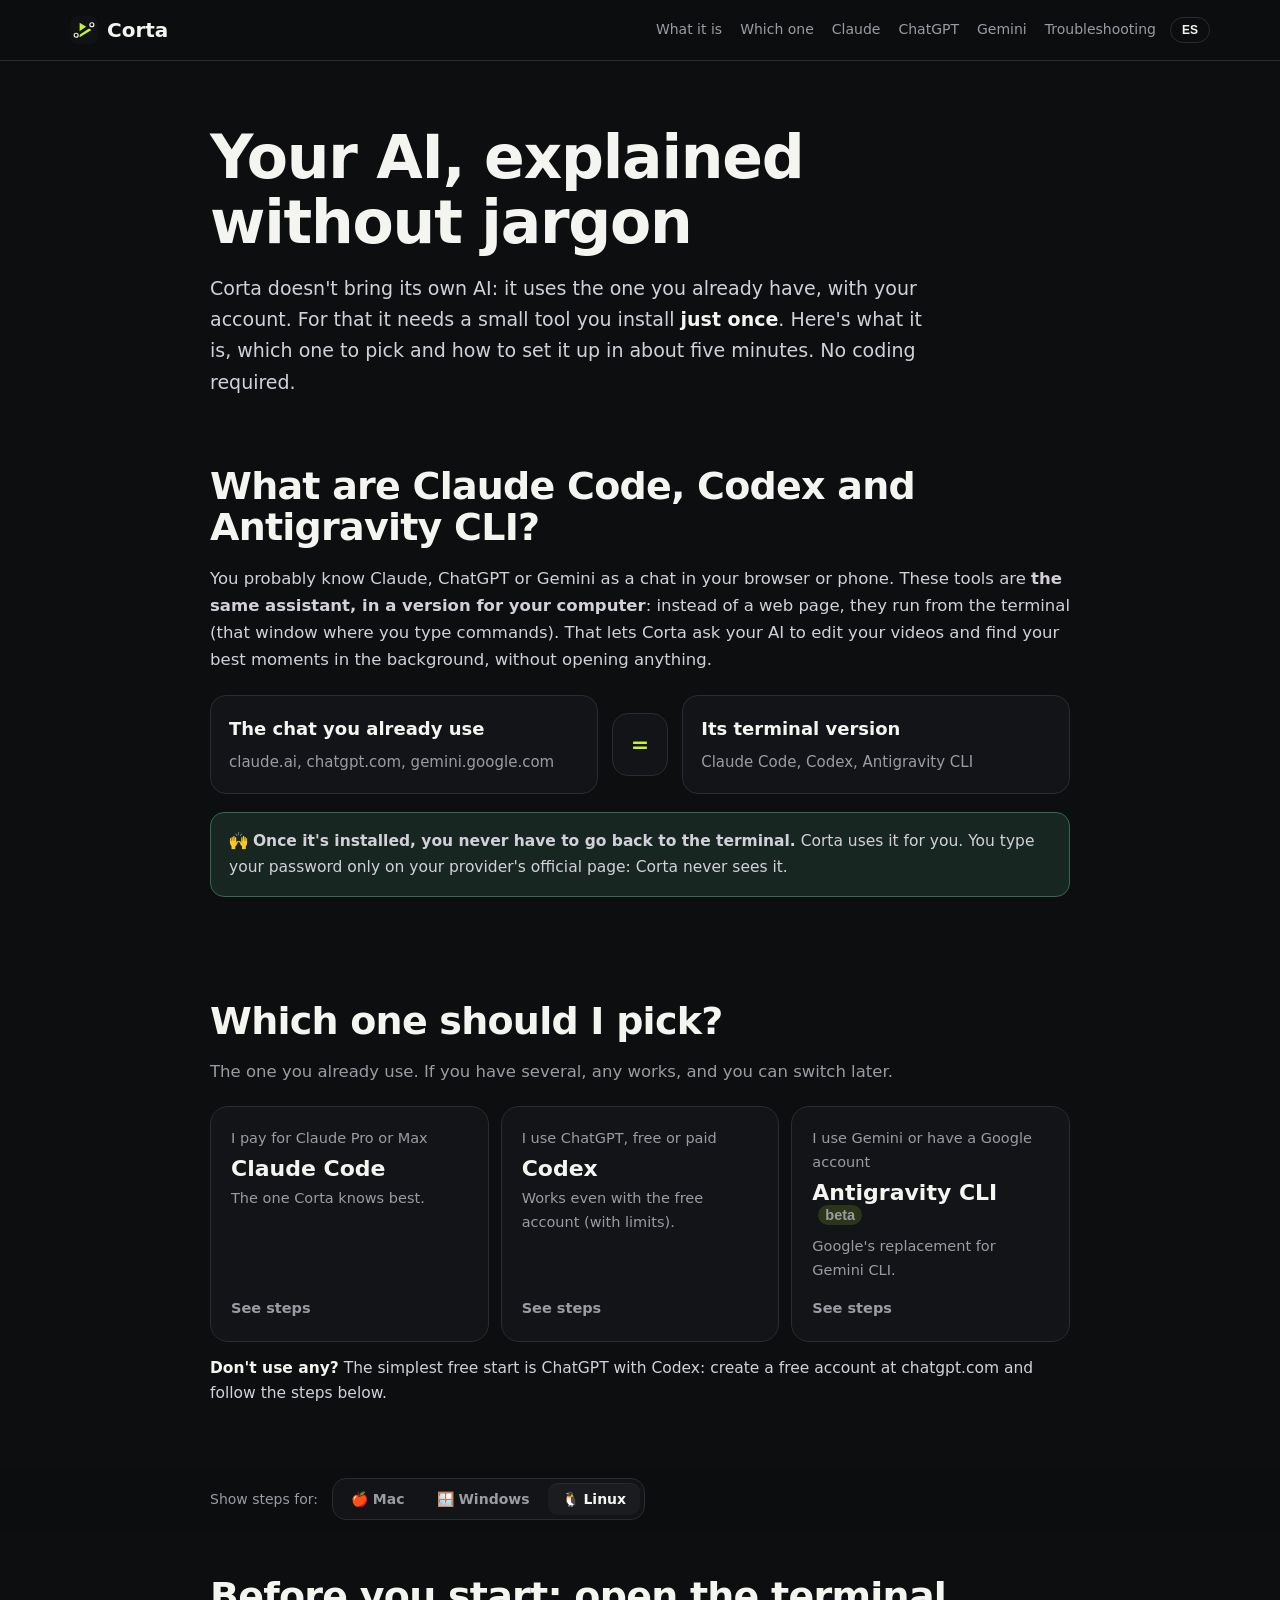
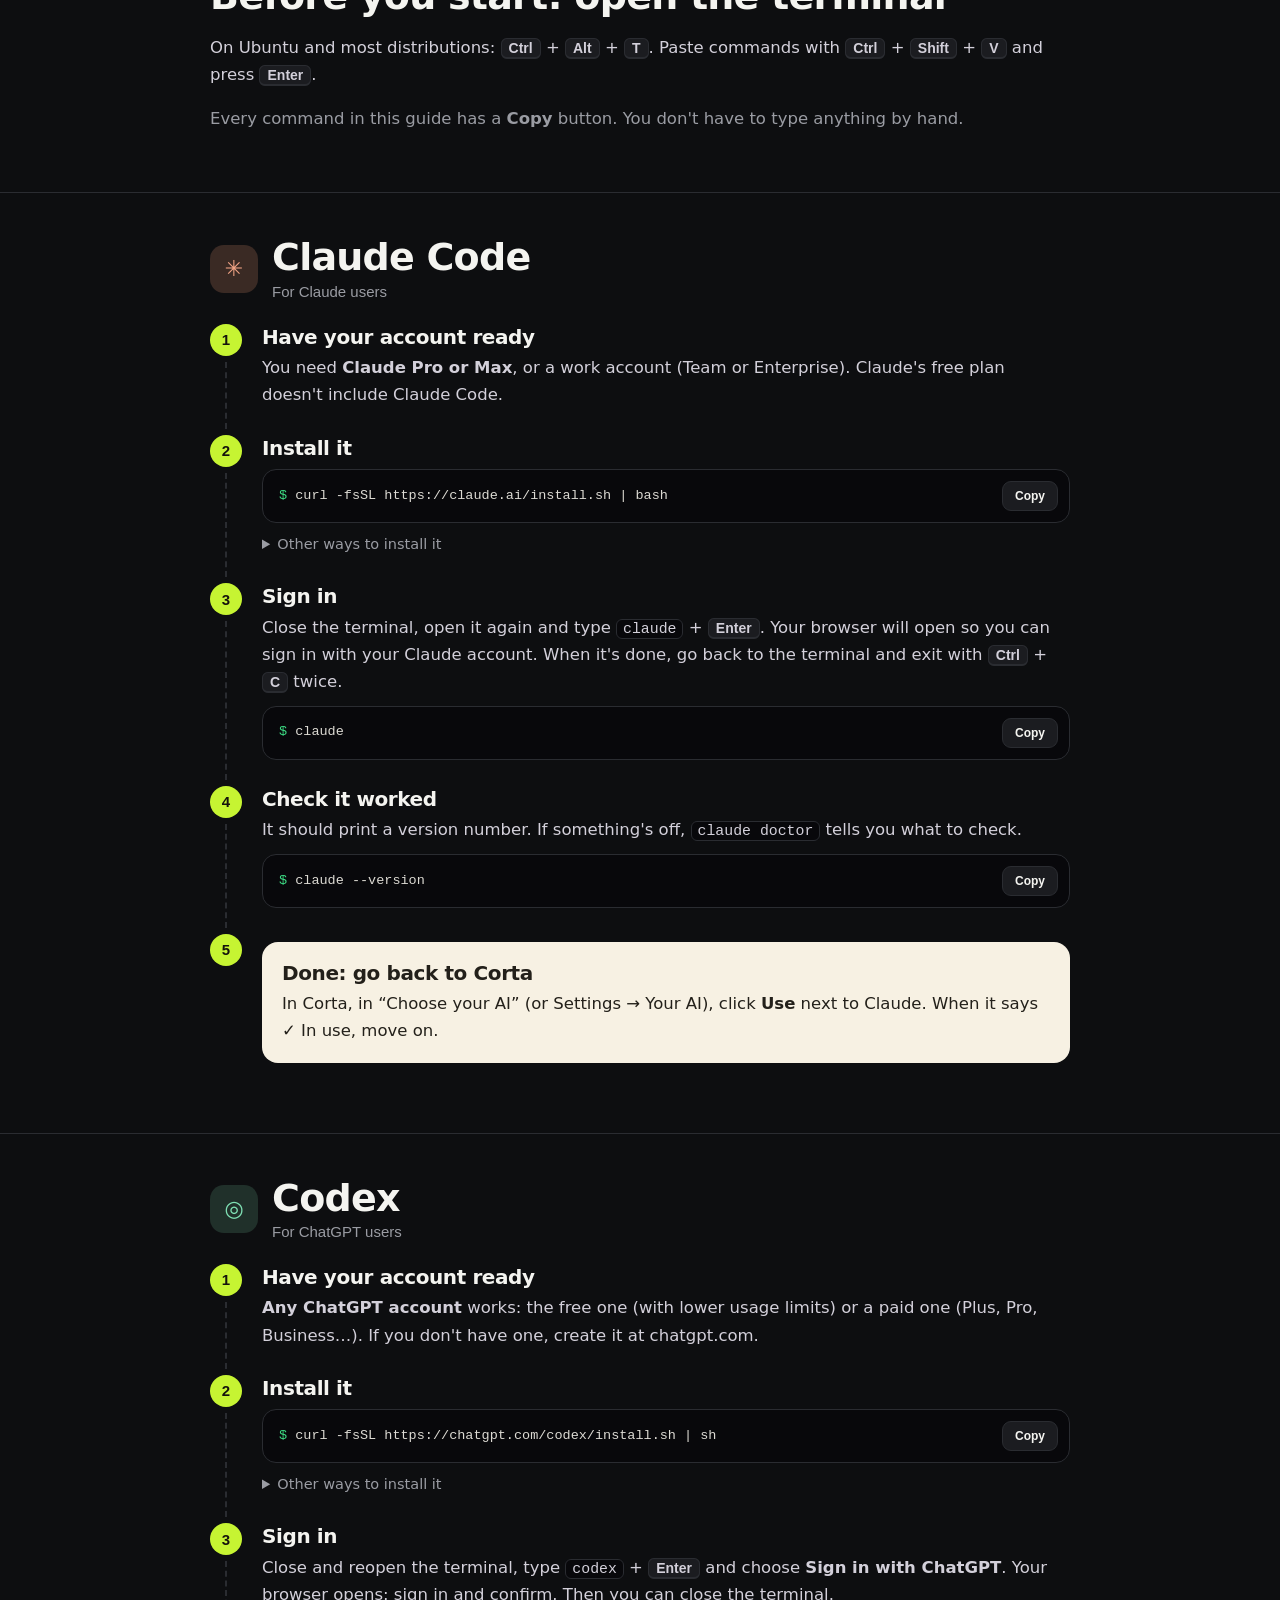
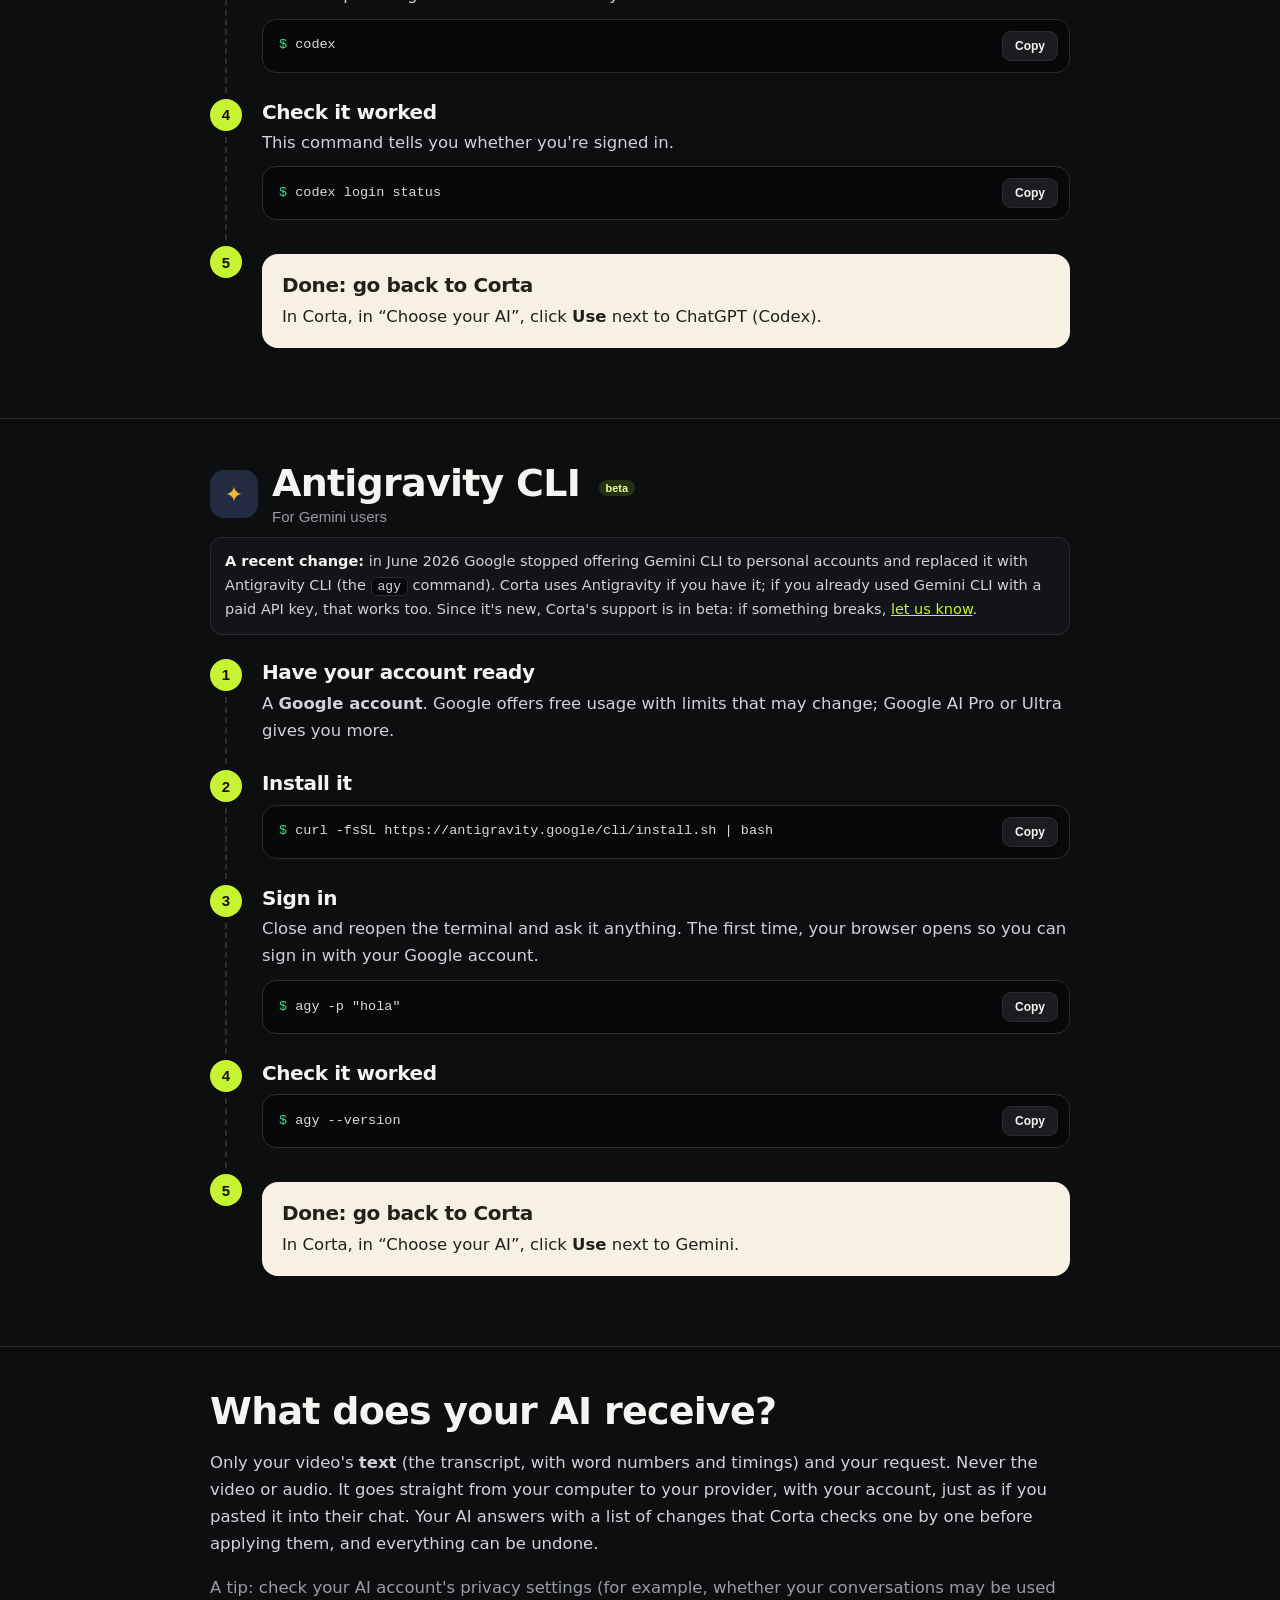
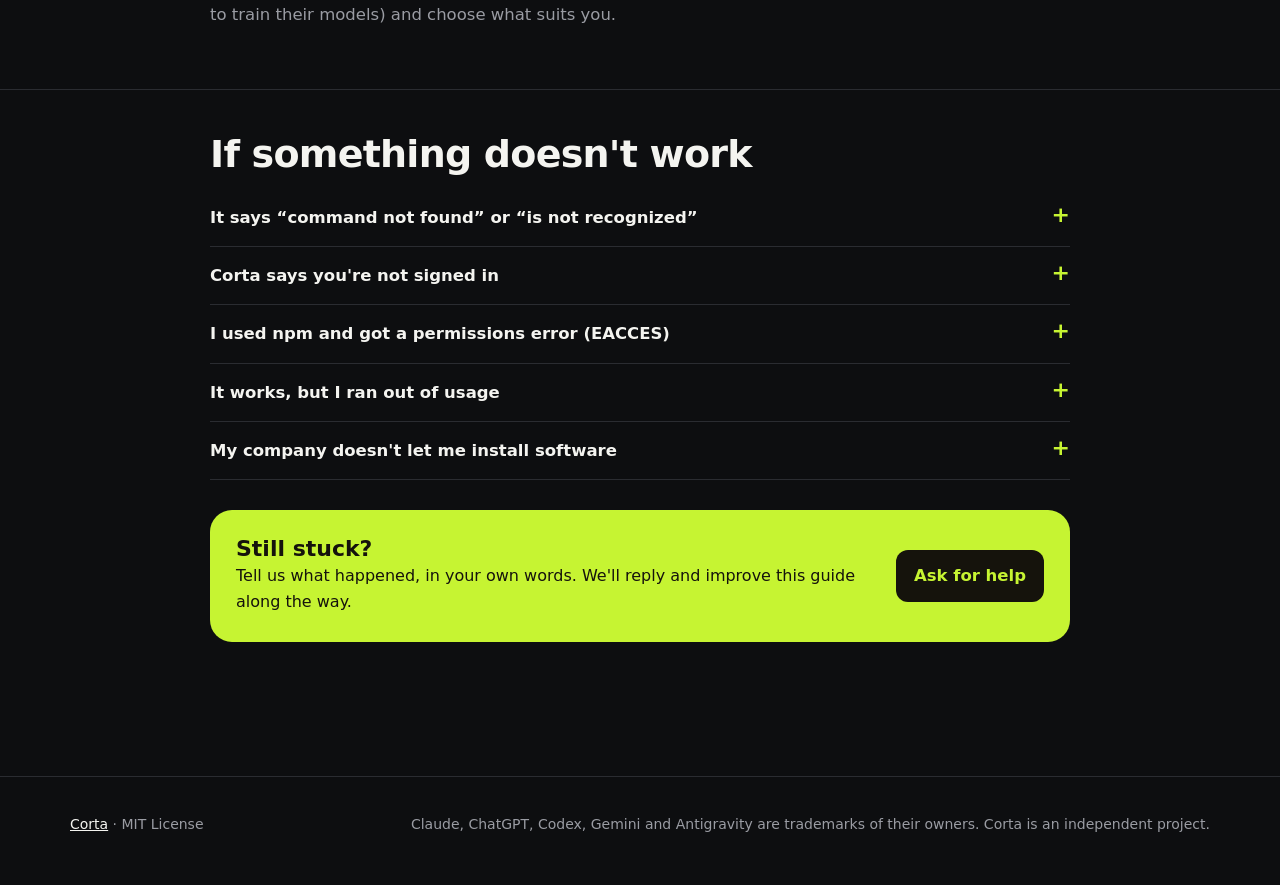
<file: docs/ia.html>
<!doctype html>
<html lang="es" data-so="mac">
<head>
<meta charset="utf-8">
<meta name="viewport" content="width=device-width, initial-scale=1">
<meta http-equiv="Content-Security-Policy" content="default-src 'self'; script-src 'sha256-srE8LrHg8E4AnBxVOJ37X2bJ4gPACNDysWBptF09PfE='; style-src 'self' 'unsafe-inline' https://fonts.googleapis.com; font-src https://fonts.gstatic.com; img-src 'self' data:; media-src 'self'; connect-src 'none'; object-src 'none'; base-uri 'none'; form-action 'none'; upgrade-insecure-requests">
<title>Cómo instalar Claude Code, Codex o Gemini (Antigravity CLI) — guía de Corta</title>
<meta name="description" content="Qué son Claude Code, Codex y Antigravity CLI (Gemini), cuál te conviene y cómo instalarlos paso a paso en Mac, Windows o Linux, sin tecnicismos.">
<link rel="canonical" href="https://corta-app.github.io/corta/ia.html">
<meta name="theme-color" content="#0d0e10">
<link rel="icon" href="favicon.svg" type="image/svg+xml">
<link rel="apple-touch-icon" href="apple-touch-icon.png">
<meta property="og:type" content="article">
<meta property="og:site_name" content="Corta">
<meta property="og:url" content="https://corta-app.github.io/corta/ia.html">
<meta property="og:locale" content="es_CL"><meta property="og:locale:alternate" content="en_US">
<meta property="og:title" content="Tu IA para Corta, explicada sin tecnicismos">
<meta property="og:description" content="Claude Code, Codex o Antigravity CLI: qué son, cuál elegir y cómo dejarlos listos en cinco minutos.">
<meta property="og:image" content="https://corta-app.github.io/corta/img/compartir.png">
<meta property="og:image:width" content="1200"><meta property="og:image:height" content="630">
<meta name="twitter:card" content="summary_large_image">
<script type="application/ld+json">
{
 "@context": "https://schema.org",
 "@type": "TechArticle",
 "headline": "Tu IA para Corta: qué son Claude Code, Codex y Antigravity CLI y cómo instalarlos",
 "description": "Guía sin tecnicismos para instalar Claude Code, Codex (ChatGPT) o Antigravity CLI (Gemini) en Mac, Windows o Linux y usarlos con Corta.",
 "inLanguage": "es",
 "url": "https://corta-app.github.io/corta/ia.html",
 "image": "https://corta-app.github.io/corta/img/compartir.png",
 "isPartOf": {
  "@type": "WebSite",
  "name": "Corta",
  "url": "https://corta-app.github.io/corta/"
 }
}
</script>
<link rel="preconnect" href="https://fonts.googleapis.com"><link rel="preconnect" href="https://fonts.gstatic.com" crossorigin>
<link href="https://fonts.googleapis.com/css2?family=Bricolage+Grotesque:opsz,wght@12..96,500;12..96,700;12..96,800&family=Inter:wght@400;500;600&display=swap" rel="stylesheet">
<style>
  :root { --titulo: "Bricolage Grotesque", Inter, system-ui, -apple-system, sans-serif; --fondo: #0d0e10; --fondo2: #131417; --panel: #1b1c20; --linea: #2a2c31; --texto: #f4f4f0; --suave: #9a9ca3; --acento: #c6f432; --acento2: #8fb81f; --verde: #3ddc84; --papel: #f7f1e3; --tinta: #23201a; }
  * { box-sizing: border-box; } html { scroll-behavior: smooth; scroll-padding-top: 76px; }
  body { margin: 0; background: var(--fondo); color: var(--texto); font: 16.5px/1.65 Inter, system-ui, -apple-system, sans-serif; -webkit-font-smoothing: antialiased; overflow-x: hidden; }
  a { color: var(--acento); } :focus-visible { outline: 2px solid var(--acento); outline-offset: 3px; border-radius: 6px; }
  .ancho { width: min(860px, 100% - 32px); margin: 0 auto; }
  h1, h2, h3 { font-family: var(--titulo); letter-spacing: -.02em; line-height: 1.08; margin: 0; }
  code { font-family: ui-monospace, SFMono-Regular, Menlo, monospace; font-size: .9em; background: #08080b; border: 1px solid var(--linea); padding: 1px 6px; border-radius: 6px; }
  p code, li code, .nota code { overflow-wrap: anywhere; }
  kbd { font: 600 .85em Inter, sans-serif; padding: 1px 7px; border-radius: 6px; border: 1px solid var(--linea); border-bottom-width: 2px; background: var(--panel); }
  .barra { position: sticky; top: 0; z-index: 20; backdrop-filter: blur(14px); background: color-mix(in srgb, var(--fondo) 80%, transparent); border-bottom: 1px solid var(--linea); }
  .barra .ancho { width: min(1140px, 100% - 32px); display: flex; align-items: center; gap: 14px; height: 60px; }
  .marca { display: flex; align-items: center; gap: 9px; font-family: var(--titulo); font-weight: 800; font-size: 20px; text-decoration: none; color: var(--texto); }
  .marca img { width: 28px; height: 28px; border-radius: 7px; }
  .barra nav { display: flex; gap: 18px; margin-left: auto; font-size: 14px; } .barra nav a { color: var(--suave); text-decoration: none; } .barra nav a:hover { color: var(--texto); }
  .idioma { border: 1px solid var(--linea); background: none; color: var(--texto); border-radius: 999px; padding: 5px 11px; font: 600 12px Inter, sans-serif; cursor: pointer; }
  @media (max-width: 720px) { .barra nav { display: none; } .idioma { margin-left: auto; } }

  .cab { padding: 64px 0 24px; }
  .cab h1 { font-size: clamp(36px, 5.4vw, 60px); font-weight: 800; max-width: 17ch; }
  .cab p { font-size: 19px; color: var(--suave); margin: 18px 0 0; max-width: 60ch; }
  .cab p b { color: var(--texto); font-weight: 600; }
  section { padding: 44px 0; }
  h2 { font-size: clamp(28px, 3.6vw, 38px); margin-bottom: 14px; }
  .ancho > p, section p { color: #d3d0da; } section p.suave { color: var(--suave); }

  /* explicación */
  .analogia { display: grid; grid-template-columns: minmax(0, 1fr) auto minmax(0, 1fr); gap: 14px; align-items: center; margin-top: 22px; }
  .analogia > div { padding: 18px; border-radius: 16px; background: var(--fondo2); border: 1px solid var(--linea); }
  .analogia b { display: block; font-family: var(--titulo); font-size: 18px; margin-bottom: 4px; } .analogia span.t { color: var(--suave); font-size: 15px; }
  .analogia .igual { font: 800 22px var(--titulo); color: var(--acento); text-align: center; }
  @media (max-width: 640px) { .analogia { grid-template-columns: minmax(0, 1fr); } .analogia .igual { transform: rotate(90deg); } }
  .tranqui { margin-top: 18px; padding: 16px 18px; border-radius: 14px; background: color-mix(in srgb, var(--verde) 9%, var(--fondo2)); border: 1px solid color-mix(in srgb, var(--verde) 35%, var(--linea)); font-size: 15.5px; }

  /* elegir */
  .elegir { display: grid; grid-template-columns: repeat(3, minmax(0, 1fr)); gap: 12px; margin-top: 20px; }
  @media (max-width: 760px) { .elegir { grid-template-columns: minmax(0, 1fr); } }
  .opcion { display: flex; flex-direction: column; gap: 6px; padding: 20px; border-radius: 18px; background: var(--fondo2); border: 1px solid var(--linea); text-decoration: none; color: var(--texto); transition: border-color .15s, transform .15s; }
  .opcion:hover { border-color: var(--acento); transform: translateY(-2px); }
  .opcion small { color: var(--suave); font-size: 14px; } .opcion strong { font-family: var(--titulo); font-size: 22px; line-height: 1.1; } .opcion span { color: var(--suave); font-size: 14.5px; } .opcion em { margin-top: auto; padding-top: 8px; font-style: normal; color: var(--acento); font-weight: 600; font-size: 14.5px; }
  .beta { font: 700 11px Inter, sans-serif; padding: 2px 7px; border-radius: 999px; background: color-mix(in srgb, var(--acento2) 20%, transparent); color: #e4ffa0; vertical-align: 4px; margin-left: 6px; letter-spacing: 0; }
  .ninguna { margin-top: 14px; color: var(--suave); font-size: 15.5px; } .ninguna b { color: var(--texto); }

  /* sistema */
  .sistemas-caja { position: sticky; top: 60px; z-index: 10; padding: 12px 0; background: color-mix(in srgb, var(--fondo) 92%, transparent); backdrop-filter: blur(10px); }
  .sistemas-caja .ancho { display: flex; flex-wrap: wrap; align-items: center; gap: 10px 14px; }
  .sistemas-caja span.l { color: var(--suave); font-size: 14px; }
  .sistemas { display: inline-flex; gap: 4px; padding: 4px; border-radius: 14px; border: 1px solid var(--linea); background: var(--fondo2); }
  .sistemas button { border: 0; background: none; color: var(--suave); font: 600 14px Inter, system-ui, sans-serif; padding: 8px 14px; border-radius: 10px; cursor: pointer; }
  .sistemas button[aria-pressed="true"] { background: var(--panel); color: var(--texto); box-shadow: 0 1px 0 rgba(255,255,255,.06) inset; }
  html[data-so="mac"] [data-solo]:not([data-solo~="mac"]), html[data-so="windows"] [data-solo]:not([data-solo~="windows"]), html[data-so="linux"] [data-solo]:not([data-solo~="linux"]) { display: none !important; }

  /* pasos */
  .ia { border-top: 1px solid var(--linea); }
  .ia-cab { display: flex; align-items: center; gap: 14px; margin-bottom: 10px; }
  .ia-cab .logo { width: 48px; height: 48px; flex: none; border-radius: 14px; display: grid; place-items: center; font: 800 22px var(--titulo); }
  .ia-cab h2 { margin: 0; } .ia-cab small { display: block; color: var(--suave); font: 500 15px Inter, sans-serif; margin-top: 4px; }
  ol.pasos { list-style: none; counter-reset: paso; padding: 0; margin: 24px 0 0; display: grid; grid-template-columns: minmax(0, 1fr); gap: 0; }
  ol.pasos > li { counter-increment: paso; position: relative; padding: 0 0 26px 52px; }
  ol.pasos > li::before { content: counter(paso); position: absolute; left: 0; top: 0; width: 32px; height: 32px; border-radius: 50%; display: grid; place-items: center; background: var(--acento); color: #15130c; font: 800 15px Inter, sans-serif; }
  ol.pasos > li::after { content: ""; position: absolute; left: 15px; top: 38px; bottom: 6px; border-left: 2px dashed var(--linea); }
  ol.pasos > li:last-child::after { display: none; }
  ol.pasos h3 { font-size: 20px; margin: 3px 0 6px; } ol.pasos p { margin: 6px 0 0; }
  .comando { margin-top: 10px; display: flex; align-items: center; gap: 10px; padding: 11px 11px 11px 16px; border-radius: 14px; background: #08080b; border: 1px solid var(--linea); }
  .comando code { flex: 1; min-width: 0; overflow-x: auto; white-space: nowrap; border: 0; background: none; padding: 0; color: #dcdad3; font-size: 13.5px; scrollbar-width: thin; }
  .comando code::before { content: "$ "; color: var(--verde); } .comando.ps code::before { content: "> "; }
  .comando button { border: 1px solid var(--linea); background: var(--panel); color: var(--texto); border-radius: 9px; padding: 7px 12px; font: 600 12px Inter, sans-serif; cursor: pointer; flex: none; }
  .otras { margin-top: 10px; } .otras summary { cursor: pointer; color: var(--suave); font-size: 14.5px; } .otras ul { margin: 8px 0 0; padding-left: 20px; color: var(--suave); font-size: 14.5px; display: grid; gap: 6px; }
  .nota { margin-top: 12px; padding: 12px 14px; border-radius: 12px; background: var(--fondo2); border: 1px solid var(--linea); color: var(--suave); font-size: 14.5px; } .nota b { color: var(--texto); }
  .listo { margin-top: 8px; padding: 18px 20px; border-radius: 16px; background: var(--papel); color: var(--tinta); }
  .listo h3 { font-size: 20px; margin-bottom: 4px; } .listo p { color: var(--tinta); margin: 0; }

  /* problemas */
  details.p { border-bottom: 1px solid var(--linea); padding: 15px 0; } details.p summary { cursor: pointer; font-weight: 600; font-size: 16.5px; list-style: none; display: flex; justify-content: space-between; gap: 20px; }
  details.p summary::-webkit-details-marker { display: none; } details.p summary::after { content: "+"; color: var(--acento); font-size: 22px; line-height: 1; } details.p[open] summary::after { content: "–"; }
  details.p p, details.p ul { color: var(--suave); margin: 10px 0 0; } details.p ul { padding-left: 20px; display: grid; gap: 6px; }
  .final { margin: 30px 0 90px; padding: 26px; border-radius: 22px; background: var(--acento); color: #15130c; display: flex; flex-wrap: wrap; gap: 16px 24px; align-items: center; }
  .final p { margin: 0; flex: 1; min-width: 240px; color: #15130c; font-size: 16px; } .final p b { display: block; font: 800 22px var(--titulo); margin-bottom: 2px; }
  .final a { display: inline-flex; padding: 12px 18px; border-radius: 12px; background: #15130c; color: var(--acento); font-weight: 600; text-decoration: none; }
  footer { padding: 36px 0 50px; border-top: 1px solid var(--linea); color: var(--suave); font-size: 14px; }
  footer .ancho { width: min(1140px, 100% - 32px); display: flex; flex-wrap: wrap; gap: 12px 18px; justify-content: space-between; } footer a { color: var(--texto); }
  [data-en] { display: none; } html[lang="en"] [data-es] { display: none; } html[lang="en"] [data-en] { display: revert; }
</style>
</head>
<body>
<header class="barra"><div class="ancho">
  <a class="marca" href="./"><img src="favicon.svg" alt="">Corta</a>
  <nav><a href="#que-es"><span data-es>Qué es</span><span data-en>What it is</span></a><a href="#elegir"><span data-es>Cuál elijo</span><span data-en>Which one</span></a><a href="#claude">Claude</a><a href="#codex">ChatGPT</a><a href="#gemini">Gemini</a><a href="#problemas"><span data-es>Problemas</span><span data-en>Troubleshooting</span></a></nav>
  <button class="idioma" id="idioma" aria-label="Cambiar idioma / Change language">EN</button>
</div></header>

<main>
<div class="ancho cab">
  <h1><span data-es>Tu IA, explicada sin tecnicismos</span><span data-en>Your AI, explained without jargon</span></h1>
  <p><span data-es>Corta no trae una IA propia: usa la que tú ya tienes, con tu cuenta. Para eso necesita una pequeña herramienta que se instala <b>una sola vez</b>. Aquí te explicamos qué es, cuál elegir y cómo dejarla lista en unos cinco minutos. No necesitas saber programar.</span><span data-en>Corta doesn't bring its own AI: it uses the one you already have, with your account. For that it needs a small tool you install <b>just once</b>. Here's what it is, which one to pick and how to set it up in about five minutes. No coding required.</span></p>
</div>

<section id="que-es"><div class="ancho">
  <h2><span data-es>¿Qué son Claude Code, Codex y Antigravity CLI?</span><span data-en>What are Claude Code, Codex and Antigravity CLI?</span></h2>
  <p><span data-es>Seguro conoces Claude, ChatGPT o Gemini como un chat en el navegador o en el teléfono. Estas herramientas son <b>el mismo asistente, en versión para el computador</b>: en vez de una página web, funcionan desde la terminal (esa ventana donde se escriben comandos). Gracias a eso, Corta puede pedirle a tu IA que edite tus videos y busque tus mejores momentos en segundo plano, sin abrir nada.</span><span data-en>You probably know Claude, ChatGPT or Gemini as a chat in your browser or phone. These tools are <b>the same assistant, in a version for your computer</b>: instead of a web page, they run from the terminal (that window where you type commands). That lets Corta ask your AI to edit your videos and find your best moments in the background, without opening anything.</span></p>
  <div class="analogia">
    <div><b><span data-es>El chat que ya usas</span><span data-en>The chat you already use</span></b><span class="t"><span data-es>claude.ai, chatgpt.com, gemini.google.com</span><span data-en>claude.ai, chatgpt.com, gemini.google.com</span></span></div>
    <div class="igual">=</div>
    <div><b><span data-es>Su versión de terminal</span><span data-en>Its terminal version</span></b><span class="t">Claude Code, Codex, Antigravity CLI</span></div>
  </div>
  <p class="tranqui"><span data-es>🙌 <b>Después de instalarla, no tienes que volver a la terminal.</b> Corta la usa por ti. Tu contraseña la escribes solo en la página oficial de tu proveedor: Corta nunca la ve.</span><span data-en>🙌 <b>Once it's installed, you never have to go back to the terminal.</b> Corta uses it for you. You type your password only on your provider's official page: Corta never sees it.</span></p>
</div></section>

<section id="elegir"><div class="ancho">
  <h2><span data-es>¿Cuál elijo?</span><span data-en>Which one should I pick?</span></h2>
  <p class="suave"><span data-es>La que ya usas. Si tienes varias, cualquiera sirve, y puedes cambiar después.</span><span data-en>The one you already use. If you have several, any works, and you can switch later.</span></p>
  <div class="elegir">
    <a class="opcion" href="#claude"><small><span data-es>Pago Claude Pro o Max</span><span data-en>I pay for Claude Pro or Max</span></small><strong>Claude Code</strong><span><span data-es>La que Corta mejor conoce.</span><span data-en>The one Corta knows best.</span></span><em><span data-es>Ver pasos</span><span data-en>See steps</span></em></a>
    <a class="opcion" href="#codex"><small><span data-es>Uso ChatGPT, gratis o de pago</span><span data-en>I use ChatGPT, free or paid</span></small><strong>Codex</strong><span><span data-es>Funciona incluso con la cuenta gratis (con límites).</span><span data-en>Works even with the free account (with limits).</span></span><em><span data-es>Ver pasos</span><span data-en>See steps</span></em></a>
    <a class="opcion" href="#gemini"><small><span data-es>Uso Gemini o tengo cuenta de Google</span><span data-en>I use Gemini or have a Google account</span></small><strong>Antigravity CLI <span class="beta">beta</span></strong><span><span data-es>El reemplazo de Google para Gemini CLI.</span><span data-en>Google's replacement for Gemini CLI.</span></span><em><span data-es>Ver pasos</span><span data-en>See steps</span></em></a>
  </div>
  <p class="ninguna"><span data-es><b>¿No usas ninguna?</b> Lo más simple para empezar sin pagar es ChatGPT con Codex: creas una cuenta gratis en chatgpt.com y sigues los pasos de abajo.</span><span data-en><b>Don't use any?</b> The simplest free start is ChatGPT with Codex: create a free account at chatgpt.com and follow the steps below.</span></p>
</div></section>

<div class="sistemas-caja"><div class="ancho"><span class="l"><span data-es>Mostrar los pasos para:</span><span data-en>Show steps for:</span></span>
  <div class="sistemas"><button data-so="mac">🍎 Mac</button><button data-so="windows">🪟 Windows</button><button data-so="linux">🐧 Linux</button></div></div></div>

<section id="terminal"><div class="ancho">
  <h2><span data-es>Antes de empezar: abre la terminal</span><span data-en>Before you start: open the terminal</span></h2>
  <p data-solo="mac"><span data-es>Aprieta <kbd>⌘</kbd> + <kbd>Espacio</kbd>, escribe <b>Terminal</b> y aprieta <kbd>Enter</kbd>. Se abre una ventana con texto: ahí vas a pegar los comandos con <kbd>⌘</kbd> + <kbd>V</kbd> y apretar <kbd>Enter</kbd>.</span><span data-en>Press <kbd>⌘</kbd> + <kbd>Space</kbd>, type <b>Terminal</b> and press <kbd>Enter</kbd>. A window with text opens: that's where you'll paste commands with <kbd>⌘</kbd> + <kbd>V</kbd> and press <kbd>Enter</kbd>.</span></p>
  <p data-solo="windows"><span data-es>Aprieta la tecla <kbd>Windows</kbd>, escribe <b>PowerShell</b> y aprieta <kbd>Enter</kbd> (no hace falta abrirlo como administrador). Pega los comandos con <kbd>Ctrl</kbd> + <kbd>V</kbd> o clic derecho, y aprieta <kbd>Enter</kbd>.</span><span data-en>Press the <kbd>Windows</kbd> key, type <b>PowerShell</b> and press <kbd>Enter</kbd> (no need to run it as administrator). Paste commands with <kbd>Ctrl</kbd> + <kbd>V</kbd> or right-click, and press <kbd>Enter</kbd>.</span></p>
  <p data-solo="linux"><span data-es>En Ubuntu y la mayoría de las distribuciones: <kbd>Ctrl</kbd> + <kbd>Alt</kbd> + <kbd>T</kbd>. Pega los comandos con <kbd>Ctrl</kbd> + <kbd>Shift</kbd> + <kbd>V</kbd> y aprieta <kbd>Enter</kbd>.</span><span data-en>On Ubuntu and most distributions: <kbd>Ctrl</kbd> + <kbd>Alt</kbd> + <kbd>T</kbd>. Paste commands with <kbd>Ctrl</kbd> + <kbd>Shift</kbd> + <kbd>V</kbd> and press <kbd>Enter</kbd>.</span></p>
  <p class="suave"><span data-es>Cada comando de esta guía tiene un botón <b>Copiar</b>. No tienes que escribir nada a mano.</span><span data-en>Every command in this guide has a <b>Copy</b> button. You don't have to type anything by hand.</span></p>
</div></section>

<section id="claude" class="ia"><div class="ancho">
  <div class="ia-cab"><span class="logo" style="background:#3a2a24;color:#f0a385">✳</span><div><h2>Claude Code</h2><small><span data-es>Para quienes usan Claude</span><span data-en>For Claude users</span></small></div></div>
  <ol class="pasos">
    <li><h3><span data-es>Ten tu cuenta lista</span><span data-en>Have your account ready</span></h3>
      <p><span data-es>Necesitas <b>Claude Pro o Max</b>, o una cuenta de trabajo (Team o Enterprise). El plan gratis de Claude no incluye Claude Code.</span><span data-en>You need <b>Claude Pro or Max</b>, or a work account (Team or Enterprise). Claude's free plan doesn't include Claude Code.</span></p></li>
    <li><h3><span data-es>Instálalo</span><span data-en>Install it</span></h3>
      <div class="comando" data-solo="mac linux"><code id="c-claude-unix">curl -fsSL https://claude.ai/install.sh | bash</code><button data-copiar="c-claude-unix"><span data-es>Copiar</span><span data-en>Copy</span></button></div>
      <div class="comando ps" data-solo="windows"><code id="c-claude-win">irm https://claude.ai/install.ps1 | iex</code><button data-copiar="c-claude-win"><span data-es>Copiar</span><span data-en>Copy</span></button></div>
      <details class="otras"><summary><span data-es>Otras formas de instalarlo</span><span data-en>Other ways to install it</span></summary><ul>
        <li data-solo="mac"><span data-es>Con Homebrew:</span><span data-en>With Homebrew:</span> <code>brew install --cask claude-code</code></li>
        <li data-solo="windows"><span data-es>Con WinGet:</span><span data-en>With WinGet:</span> <code>winget install Anthropic.ClaudeCode</code></li>
        <li><span data-es>Con npm (necesita Node.js):</span><span data-en>With npm (needs Node.js):</span> <code>npm install -g @anthropic-ai/claude-code</code></li>
      </ul></details></li>
    <li><h3><span data-es>Inicia sesión</span><span data-en>Sign in</span></h3>
      <p><span data-es>Cierra la terminal, ábrela de nuevo y escribe <code>claude</code> + <kbd>Enter</kbd>. Se abrirá tu navegador para entrar con tu cuenta de Claude. Cuando termine, vuelve a la terminal y sal con <kbd>Ctrl</kbd> + <kbd>C</kbd> dos veces.</span><span data-en>Close the terminal, open it again and type <code>claude</code> + <kbd>Enter</kbd>. Your browser will open so you can sign in with your Claude account. When it's done, go back to the terminal and exit with <kbd>Ctrl</kbd> + <kbd>C</kbd> twice.</span></p>
      <div class="comando"><code id="c-claude-login">claude</code><button data-copiar="c-claude-login"><span data-es>Copiar</span><span data-en>Copy</span></button></div></li>
    <li><h3><span data-es>Comprueba que quedó bien</span><span data-en>Check it worked</span></h3>
      <p><span data-es>Debería mostrar un número de versión. Si algo no anda, <code>claude doctor</code> te dice qué revisar.</span><span data-en>It should print a version number. If something's off, <code>claude doctor</code> tells you what to check.</span></p>
      <div class="comando"><code id="c-claude-ver">claude --version</code><button data-copiar="c-claude-ver"><span data-es>Copiar</span><span data-en>Copy</span></button></div></li>
    <li><div class="listo"><h3><span data-es>Listo: vuelve a Corta</span><span data-en>Done: go back to Corta</span></h3><p><span data-es>En Corta, en «Elige tu IA» (o Ajustes → Tu IA), toca <b>Usar</b> junto a Claude. Cuando diga ✓ En uso, sigue adelante.</span><span data-en>In Corta, in “Choose your AI” (or Settings → Your AI), click <b>Use</b> next to Claude. When it says ✓ In use, move on.</span></p></div></li>
  </ol>
</div></section>

<section id="codex" class="ia"><div class="ancho">
  <div class="ia-cab"><span class="logo" style="background:#20302a;color:#7fe0b4">◎</span><div><h2>Codex</h2><small><span data-es>Para quienes usan ChatGPT</span><span data-en>For ChatGPT users</span></small></div></div>
  <ol class="pasos">
    <li><h3><span data-es>Ten tu cuenta lista</span><span data-en>Have your account ready</span></h3>
      <p><span data-es>Sirve <b>cualquier cuenta de ChatGPT</b>: la gratis (con límites de uso más bajos) o una de pago (Plus, Pro, Business…). Si no tienes, créala en chatgpt.com.</span><span data-en><b>Any ChatGPT account</b> works: the free one (with lower usage limits) or a paid one (Plus, Pro, Business…). If you don't have one, create it at chatgpt.com.</span></p></li>
    <li><h3><span data-es>Instálalo</span><span data-en>Install it</span></h3>
      <div class="comando" data-solo="mac linux"><code id="c-codex-unix">curl -fsSL https://chatgpt.com/codex/install.sh | sh</code><button data-copiar="c-codex-unix"><span data-es>Copiar</span><span data-en>Copy</span></button></div>
      <div class="comando ps" data-solo="windows"><code id="c-codex-win">powershell -ExecutionPolicy ByPass -c "irm https://chatgpt.com/codex/install.ps1 | iex"</code><button data-copiar="c-codex-win"><span data-es>Copiar</span><span data-en>Copy</span></button></div>
      <details class="otras"><summary><span data-es>Otras formas de instalarlo</span><span data-en>Other ways to install it</span></summary><ul>
        <li data-solo="mac"><span data-es>Con Homebrew:</span><span data-en>With Homebrew:</span> <code>brew install --cask codex</code></li>
        <li><span data-es>Con npm (necesita Node.js):</span><span data-en>With npm (needs Node.js):</span> <code>npm install -g @openai/codex</code></li>
      </ul></details></li>
    <li><h3><span data-es>Inicia sesión</span><span data-en>Sign in</span></h3>
      <p><span data-es>Cierra y vuelve a abrir la terminal, escribe <code>codex</code> + <kbd>Enter</kbd> y elige <b>Sign in with ChatGPT</b>. Se abre el navegador: entra con tu cuenta y confirma. Después puedes cerrar la terminal.</span><span data-en>Close and reopen the terminal, type <code>codex</code> + <kbd>Enter</kbd> and choose <b>Sign in with ChatGPT</b>. Your browser opens: sign in and confirm. Then you can close the terminal.</span></p>
      <div class="comando"><code id="c-codex-login">codex</code><button data-copiar="c-codex-login"><span data-es>Copiar</span><span data-en>Copy</span></button></div></li>
    <li><h3><span data-es>Comprueba que quedó bien</span><span data-en>Check it worked</span></h3>
      <p><span data-es>Este comando te dice si la sesión está iniciada.</span><span data-en>This command tells you whether you're signed in.</span></p>
      <div class="comando"><code id="c-codex-ver">codex login status</code><button data-copiar="c-codex-ver"><span data-es>Copiar</span><span data-en>Copy</span></button></div></li>
    <li><div class="listo"><h3><span data-es>Listo: vuelve a Corta</span><span data-en>Done: go back to Corta</span></h3><p><span data-es>En Corta, en «Elige tu IA», toca <b>Usar</b> junto a ChatGPT (Codex).</span><span data-en>In Corta, in “Choose your AI”, click <b>Use</b> next to ChatGPT (Codex).</span></p></div></li>
  </ol>
</div></section>

<section id="gemini" class="ia"><div class="ancho">
  <div class="ia-cab"><span class="logo" style="background:#222b40;color:#f2b632">✦</span><div><h2>Antigravity CLI <span class="beta">beta</span></h2><small><span data-es>Para quienes usan Gemini</span><span data-en>For Gemini users</span></small></div></div>
  <p class="nota"><span data-es><b>Un cambio reciente:</b> en junio de 2026 Google dejó de ofrecer Gemini CLI para cuentas personales y lo reemplazó por Antigravity CLI (el comando <code>agy</code>). Corta usa Antigravity si lo tienes; si ya usabas Gemini CLI con una clave de API de pago, también funciona. Como es nuevo, el soporte de Corta está en beta: si algo falla, <a href="https://github.com/corta-app/corta/issues/new">cuéntanos</a>.</span><span data-en><b>A recent change:</b> in June 2026 Google stopped offering Gemini CLI to personal accounts and replaced it with Antigravity CLI (the <code>agy</code> command). Corta uses Antigravity if you have it; if you already used Gemini CLI with a paid API key, that works too. Since it's new, Corta's support is in beta: if something breaks, <a href="https://github.com/corta-app/corta/issues/new">let us know</a>.</span></p>
  <ol class="pasos">
    <li><h3><span data-es>Ten tu cuenta lista</span><span data-en>Have your account ready</span></h3>
      <p><span data-es>Una <b>cuenta de Google</b>. Google ofrece un uso sin costo con límites que pueden cambiar; con Google AI Pro o Ultra tienes más.</span><span data-en>A <b>Google account</b>. Google offers free usage with limits that may change; Google AI Pro or Ultra gives you more.</span></p></li>
    <li><h3><span data-es>Instálalo</span><span data-en>Install it</span></h3>
      <div class="comando" data-solo="mac linux"><code id="c-agy-unix">curl -fsSL https://antigravity.google/cli/install.sh | bash</code><button data-copiar="c-agy-unix"><span data-es>Copiar</span><span data-en>Copy</span></button></div>
      <div class="comando ps" data-solo="windows"><code id="c-agy-win">irm https://antigravity.google/cli/install.ps1 | iex</code><button data-copiar="c-agy-win"><span data-es>Copiar</span><span data-en>Copy</span></button></div></li>
    <li><h3><span data-es>Inicia sesión</span><span data-en>Sign in</span></h3>
      <p><span data-es>Cierra y vuelve a abrir la terminal y pídele algo cualquiera. La primera vez se abre el navegador para entrar con tu cuenta de Google.</span><span data-en>Close and reopen the terminal and ask it anything. The first time, your browser opens so you can sign in with your Google account.</span></p>
      <div class="comando"><code id="c-agy-login">agy -p "hola"</code><button data-copiar="c-agy-login"><span data-es>Copiar</span><span data-en>Copy</span></button></div></li>
    <li><h3><span data-es>Comprueba que quedó bien</span><span data-en>Check it worked</span></h3>
      <div class="comando"><code id="c-agy-ver">agy --version</code><button data-copiar="c-agy-ver"><span data-es>Copiar</span><span data-en>Copy</span></button></div></li>
    <li><div class="listo"><h3><span data-es>Listo: vuelve a Corta</span><span data-en>Done: go back to Corta</span></h3><p><span data-es>En Corta, en «Elige tu IA», toca <b>Usar</b> junto a Gemini.</span><span data-en>In Corta, in “Choose your AI”, click <b>Use</b> next to Gemini.</span></p></div></li>
  </ol>
</div></section>

<section id="privacidad" class="ia"><div class="ancho">
  <h2><span data-es>¿Qué recibe tu IA?</span><span data-en>What does your AI receive?</span></h2>
  <p><span data-es>Solo el <b>texto</b> de tu video (la transcripción, con números de palabra y tiempos) y tu pedido. Nunca el video ni el audio. Va directo de tu computador a tu proveedor, con tu cuenta, igual que si lo pegaras en su chat. Tu IA responde una lista de cambios que Corta revisa uno por uno antes de aplicarlos, y todo se puede deshacer.</span><span data-en>Only your video's <b>text</b> (the transcript, with word numbers and timings) and your request. Never the video or audio. It goes straight from your computer to your provider, with your account, just as if you pasted it into their chat. Your AI answers with a list of changes that Corta checks one by one before applying them, and everything can be undone.</span></p>
  <p class="suave"><span data-es>Un consejo: revisa la configuración de privacidad de tu cuenta de IA (por ejemplo, si permites que usen tus conversaciones para entrenar sus modelos) y elige lo que te acomode.</span><span data-en>A tip: check your AI account's privacy settings (for example, whether your conversations may be used to train their models) and choose what suits you.</span></p>
</div></section>

<section id="problemas" class="ia"><div class="ancho">
  <h2><span data-es>Si algo no funciona</span><span data-en>If something doesn't work</span></h2>
  <details class="p"><summary><span data-es>Dice «command not found» o «no se reconoce como comando»</span><span data-en>It says “command not found” or “is not recognized”</span></summary>
    <ul><li><span data-es>Cierra la terminal y ábrela de nuevo: la terminal que estaba abierta no ve lo recién instalado.</span><span data-en>Close the terminal and open it again: the one that was open can't see what you just installed.</span></li>
      <li><span data-es>Si el instalador mostró un mensaje para agregar una carpeta (por ejemplo <code>~/.local/bin</code>) a tu PATH, copia y ejecuta el comando que te indicó.</span><span data-en>If the installer showed a message about adding a folder (for example <code>~/.local/bin</code>) to your PATH, copy and run the command it showed.</span></li>
      <li><span data-es>Igual prueba en Corta: busca en las carpetas habituales, así que a veces la encuentra aunque la terminal no. Abre Ajustes → Tu IA.</span><span data-en>Try in Corta anyway: it looks in the usual folders, so it sometimes finds it even when the terminal doesn't. Open Settings → Your AI.</span></li></ul></details>
  <details class="p"><summary><span data-es>Corta dice que no has iniciado sesión</span><span data-en>Corta says you're not signed in</span></summary>
    <p><span data-es>Abre la terminal, escribe el nombre de tu IA (<code>claude</code>, <code>codex</code> o <code>agy -p "hola"</code>) y completa el inicio de sesión en el navegador. Después vuelve a tocar <b>Probar</b>.</span><span data-en>Open the terminal, type your AI's name (<code>claude</code>, <code>codex</code> or <code>agy -p "hello"</code>) and finish signing in in the browser. Then click <b>Test</b> again.</span></p></details>
  <details class="p" data-solo="windows"><summary><span data-es>Windows dice que la ejecución de scripts está deshabilitada</span><span data-en>Windows says running scripts is disabled</span></summary>
    <p><span data-es>Antepón <code>powershell -ExecutionPolicy ByPass -c</code> y pon el comando entre comillas, así: <code>powershell -ExecutionPolicy ByPass -c "irm https://claude.ai/install.ps1 | iex"</code>. Solo afecta a ese comando.</span><span data-en>Prefix it with <code>powershell -ExecutionPolicy ByPass -c</code> and put the command in quotes, like this: <code>powershell -ExecutionPolicy ByPass -c "irm https://claude.ai/install.ps1 | iex"</code>. It only affects that command.</span></p></details>
  <details class="p"><summary><span data-es>Usé npm y salió un error de permisos (EACCES)</span><span data-en>I used npm and got a permissions error (EACCES)</span></summary>
    <p><span data-es>Usa mejor el instalador de un comando de arriba: no necesita Node.js ni permisos de administrador. Evita <code>sudo npm install</code>.</span><span data-en>Use the one-command installer above instead: it needs neither Node.js nor admin rights. Avoid <code>sudo npm install</code>.</span></p></details>
  <details class="p"><summary><span data-es>Funciona, pero se acabó mi límite de uso</span><span data-en>It works, but I ran out of usage</span></summary>
    <p><span data-es>Cada proveedor tiene límites según tu plan. Espera a que se renueven o cambia de IA en Corta: Ajustes → Tu IA.</span><span data-en>Each provider has limits based on your plan. Wait for them to reset or switch AI in Corta: Settings → Your AI.</span></p></details>
  <details class="p"><summary><span data-es>Mi empresa no me deja instalar programas</span><span data-en>My company doesn't let me install software</span></summary>
    <p><span data-es>Estos instaladores no piden permisos de administrador, pero algunas empresas los bloquean igual. Pregúntale a tu equipo de TI, o instala Corta y tu IA en un computador personal.</span><span data-en>These installers don't ask for admin rights, but some companies block them anyway. Ask your IT team, or install Corta and your AI on a personal computer.</span></p></details>
  <div class="final"><p><b><span data-es>¿Sigues con dudas?</span><span data-en>Still stuck?</span></b><span data-es>Cuéntanos qué pasó, con tus palabras. Respondemos y, de paso, mejoramos esta guía.</span><span data-en>Tell us what happened, in your own words. We'll reply and improve this guide along the way.</span></p>
    <a href="https://github.com/corta-app/corta/issues/new"><span data-es>Pedir ayuda</span><span data-en>Ask for help</span></a></div>
</div></section>
</main>

<footer><div class="ancho">
  <span><a href="./">Corta</a> · <span data-es>Licencia MIT</span><span data-en>MIT License</span></span>
  <span><span data-es>Las marcas Claude, ChatGPT, Codex, Gemini y Antigravity son de sus dueños. Corta es un proyecto independiente.</span><span data-en>Claude, ChatGPT, Codex, Gemini and Antigravity are trademarks of their owners. Corta is an independent project.</span></span>
</div></footer>

<script>
  const html = document.documentElement, boton = document.getElementById("idioma");
  const TITULOS = { es: "Cómo instalar Claude Code, Codex o Gemini (Antigravity CLI) — guía de Corta", en: "How to install Claude Code, Codex or Gemini (Antigravity CLI) — Corta guide" };
  let guardado = null; try { guardado = localStorage.getItem("corta-idioma"); } catch (e) {}
  const poner = (l) => { html.lang = l; boton.textContent = l === "es" ? "EN" : "ES"; document.title = TITULOS[l]; };
  poner(guardado || ((navigator.language || "es").toLowerCase().startsWith("es") ? "es" : "en"));
  boton.onclick = () => { const l = html.lang === "es" ? "en" : "es"; poner(l); try { localStorage.setItem("corta-idioma", l); } catch (e) {} };
  // Sistema: detectado, cambiable y recordado.
  const ua = navigator.userAgent;
  let so = /Windows/i.test(ua) ? "windows" : /Linux|X11/i.test(ua) && !/Android/i.test(ua) ? "linux" : "mac";
  try { so = localStorage.getItem("corta-so") || so; } catch (e) {}
  const elegirSO = (s) => { html.dataset.so = s; document.querySelectorAll("[data-so]").forEach((b) => b.tagName === "BUTTON" && b.setAttribute("aria-pressed", String(b.dataset.so === s))); };
  document.querySelectorAll("button[data-so]").forEach((b) => (b.onclick = () => { elegirSO(b.dataset.so); try { localStorage.setItem("corta-so", b.dataset.so); } catch (e) {} }));
  elegirSO(so);
  document.querySelectorAll("[data-copiar]").forEach((b) => b.onclick = async () => {
    try { await navigator.clipboard.writeText(document.getElementById(b.dataset.copiar).textContent); } catch (e) {}
    const antes = b.innerHTML; b.textContent = html.lang === "es" ? "¡Copiado!" : "Copied!"; setTimeout(() => (b.innerHTML = antes), 1600);
  });
</script>
</body>
</html>
</file>
<file: ui/tema.css>
/* This Source Code Form is subject to the terms of the Mozilla Public
 * License, v. 2.0. If a copy of the MPL was not distributed with this
 * file, You can obtain one at https://mozilla.org/MPL/2.0/. */
/* Pieza «tema»: sistema, claro u oscuro con UN juego de tokens. Cada color se escribe una vez como par (--x-claro, --x-oscuro) y
   el token (--x) lo elige con light-dark() según color-scheme: <html data-pz-modo="claro|oscuro"> lo fija, sin atributo sigue al
   sistema (con prefijo: un `closest("[data-tema]")` de la app nunca lo encuentra). light-dark() solo acepta colores: la sombra
   se elige con selectores. La app pone su acento redefiniendo en :root --acento-claro, --acento-oscuro (y, si hace falta, --sobre-acento-*),
   cargando su CSS DESPUÉS de este. Nada de la app adentro. Los tokens y su significado: README.md de la pieza. */
:root {
  /* Pares de color (neutros con contraste AA entre sí: lo revisa pruebas/interfaz.mjs). */
  --fondo-claro: #f6f5f2;         --fondo-oscuro: #0f1115;
  --panel-claro: #ffffff;         --panel-oscuro: #171a20;
  --panel-2-claro: #f0eee9;       --panel-2-oscuro: #1f232b;
  --linea-claro: #e5e2db;         --linea-oscuro: #2a2f39;
  --texto-claro: #17181c;         --texto-oscuro: #ecedf0;
  --texto-suave-claro: #5c5e66;   --texto-suave-oscuro: #a0a4ae;
  --tenue-claro: #bdbab3;         --tenue-oscuro: #464b57;
  --acento-claro: #2f5fd0;        --acento-oscuro: #7fa2ff;
  --sobre-acento-claro: #ffffff;  --sobre-acento-oscuro: #0c1120;
  --rojo-claro: #b42727;          --rojo-oscuro: #ff8a8a;
  --verde-claro: #1a6e40;         --verde-oscuro: #6fd39b;
  /* Texto sólido sobre un fondo de color (aviso, botón de peligro): nunca --fondo/--panel, que una app puede hacer transparentes. */
  --sobre-rojo-claro: #ffffff;    --sobre-rojo-oscuro: #1a0b0b;
  --sobre-texto-claro: #ffffff;   --sobre-texto-oscuro: #10141b;
  --sombra-claro: 0 8px 28px rgba(23, 24, 28, .12);
  --sombra-oscuro: 0 10px 30px rgba(0, 0, 0, .5);

  /* La barra lateral (pieza «componentes»: .pz-lateral) es oscura en los dos modos: sus colores no cambian con el modo. Su acento
     es el acento del modo oscuro de la app (se lee sobre fondo oscuro). */
  --barra-lateral: #15171c;             --barra-lateral-2: #23262e;
  --barra-lateral-texto: #ecedf0;       --barra-lateral-suave: #a2a5ae;
  --barra-lateral-acento: var(--acento-oscuro);
  --sobre-barra-lateral-acento: var(--sobre-acento-oscuro);

  /* Los tokens que usa la interfaz (y las piezas). */
  color-scheme: light dark;
  --fondo: light-dark(var(--fondo-claro), var(--fondo-oscuro));
  --panel: light-dark(var(--panel-claro), var(--panel-oscuro));
  --panel-2: light-dark(var(--panel-2-claro), var(--panel-2-oscuro));
  --linea: light-dark(var(--linea-claro), var(--linea-oscuro));
  --texto: light-dark(var(--texto-claro), var(--texto-oscuro));
  --texto-suave: light-dark(var(--texto-suave-claro), var(--texto-suave-oscuro));
  --tenue: light-dark(var(--tenue-claro), var(--tenue-oscuro));
  --acento: light-dark(var(--acento-claro), var(--acento-oscuro));
  --sobre-acento: light-dark(var(--sobre-acento-claro), var(--sobre-acento-oscuro));
  --rojo: light-dark(var(--rojo-claro), var(--rojo-oscuro));
  --verde: light-dark(var(--verde-claro), var(--verde-oscuro));
  --sobre-rojo: light-dark(var(--sobre-rojo-claro), var(--sobre-rojo-oscuro));
  --sobre-texto: light-dark(var(--sobre-texto-claro), var(--sobre-texto-oscuro));
  --sombra: var(--sombra-claro);   /* el oscuro, abajo: light-dark() con una sombra entera es inválido (queda en «none») */
  /* Derivados: nunca se escriben a mano (cambian solos con el acento y con el modo). */
  --hover: color-mix(in srgb, var(--texto) 7%, var(--panel));
  --acento-suave: color-mix(in srgb, var(--acento) 14%, transparent);
  --rojo-suave: color-mix(in srgb, var(--rojo) 12%, transparent);
  --verde-suave: color-mix(in srgb, var(--verde) 12%, transparent);
  --velo: color-mix(in srgb, #0f141e 42%, transparent);
  --foco: var(--acento);
  /* Forma y letra. */
  --radio: 14px;
  --radio-chico: 8px;
  --radio-grande: 18px;
  --fuente: -apple-system, BlinkMacSystemFont, "Segoe UI", system-ui, Roboto, sans-serif;
  --mono: ui-monospace, "SF Mono", Menlo, Consolas, "Liberation Mono", monospace;
  /* La bienvenida (pieza «bienvenida») usa sus propias variables: aquí quedan conectadas a los tokens. */
  --bv-acento: var(--acento); --bv-linea: var(--linea); --bv-panel: var(--panel); --bv-texto-suave: var(--texto-suave);
  --bv-sobre-acento: var(--sobre-acento);
}
:root[data-pz-modo="claro"] { color-scheme: light; }
:root[data-pz-modo="oscuro"] { color-scheme: dark; }
/* La sombra no es un color: se elige por modo con selectores (igual en todos los navegadores). */
@media (prefers-color-scheme: dark) { :root:not([data-pz-modo="claro"]) { --sombra: var(--sombra-oscuro); } }
:root[data-pz-modo="oscuro"] { --sombra: var(--sombra-oscuro); }

/* Sin light-dark() (Safari < 17.5, Chrome < 123): los mismos pares, elegidos por la consulta del sistema. Solo nombres, sin colores.
   Un token PROPIO de la app escrito con light-dark() no tiene este respaldo: si importa en esos navegadores, repítelo aquí. */
@supports not (color: light-dark(#000, #fff)) {
  :root, :root[data-pz-modo="claro"] {
    --fondo: var(--fondo-claro); --panel: var(--panel-claro); --panel-2: var(--panel-2-claro); --linea: var(--linea-claro);
    --texto: var(--texto-claro); --texto-suave: var(--texto-suave-claro); --tenue: var(--tenue-claro); --acento: var(--acento-claro);
    --sobre-acento: var(--sobre-acento-claro); --rojo: var(--rojo-claro); --verde: var(--verde-claro);
    --sobre-rojo: var(--sobre-rojo-claro); --sobre-texto: var(--sobre-texto-claro);
  }
  @media (prefers-color-scheme: dark) {
    :root:not([data-pz-modo="claro"]) {
      --fondo: var(--fondo-oscuro); --panel: var(--panel-oscuro); --panel-2: var(--panel-2-oscuro); --linea: var(--linea-oscuro);
      --texto: var(--texto-oscuro); --texto-suave: var(--texto-suave-oscuro); --tenue: var(--tenue-oscuro); --acento: var(--acento-oscuro);
      --sobre-acento: var(--sobre-acento-oscuro); --rojo: var(--rojo-oscuro); --verde: var(--verde-oscuro);
      --sobre-rojo: var(--sobre-rojo-oscuro); --sobre-texto: var(--sobre-texto-oscuro);
    }
  }
  :root[data-pz-modo="oscuro"] {
    --fondo: var(--fondo-oscuro); --panel: var(--panel-oscuro); --panel-2: var(--panel-2-oscuro); --linea: var(--linea-oscuro);
    --texto: var(--texto-oscuro); --texto-suave: var(--texto-suave-oscuro); --tenue: var(--tenue-oscuro); --acento: var(--acento-oscuro);
    --sobre-acento: var(--sobre-acento-oscuro); --rojo: var(--rojo-oscuro); --verde: var(--verde-oscuro);
      --sobre-rojo: var(--sobre-rojo-oscuro); --sobre-texto: var(--sobre-texto-oscuro);
  }
}

/* Lo mínimo que todo documento necesita del tema. */
html, body { background: var(--fondo); color: var(--texto); }
body { font-family: var(--fuente); -webkit-font-smoothing: antialiased; }
/* Títulos firmes y apretados (con :where: cualquier regla de la app les gana). */
:where(h1, h2) { font-weight: 700; letter-spacing: -0.015em; }
:focus-visible { outline: 2px solid var(--foco); outline-offset: 2px; }
/* Un diálogo recibe el foco cuando lo que lo abrió ya no está: sin anillo alrededor de toda la caja (sí en sus controles). Su título
   también recibe el foco al abrir (para el lector de pantalla; tabindex="-1", no es un control): sin anillo, en cualquier ventana
   aria-modal, sea de una pieza o de la app. */
:where([role="dialog"], [role="alertdialog"])[aria-modal="true"]:focus-visible,
:where([role="dialog"], [role="alertdialog"])[aria-modal="true"] :where(h1, h2, h3)[tabindex="-1"]:focus { outline: none; }
::selection { background: color-mix(in srgb, var(--acento) 30%, transparent); }

/* «Vidrio»: sigue al sistema (claro u oscuro), con luces de color detrás y paneles translúcidos y esmerilados. Las piezas y la app
   usan --panel y --panel-2 como siempre; lo que flota (diálogos, barras, tarjetas) se esmerila con :where() (no pisa a la app) o con
   la clase .pz-vidrio. Con «reducir transparencia» del sistema, los paneles vuelven a ser sólidos. */
:root[data-pz-estilo="vidrio"] {
  --vidrio-luz-1-claro: rgba(132, 94, 247, .16);  --vidrio-luz-1-oscuro: rgba(132, 94, 247, .22);
  --vidrio-luz-2-claro: rgba(56, 152, 236, .14);  --vidrio-luz-2-oscuro: rgba(56, 152, 236, .14);
  --vidrio-luz-3-claro: rgba(255, 176, 32, .12);  --vidrio-luz-3-oscuro: rgba(255, 176, 32, .10);
  --panel: color-mix(in srgb, light-dark(var(--panel-claro), var(--panel-oscuro)) 66%, transparent);
  --panel-2: color-mix(in srgb, light-dark(var(--panel-2-claro), var(--panel-2-oscuro)) 58%, transparent);
  --linea: color-mix(in srgb, light-dark(var(--linea-claro), var(--linea-oscuro)) 75%, transparent);
  --vidrio-borde: light-dark(rgba(255, 255, 255, .7), rgba(255, 255, 255, .10));
  --vidrio-filtro: blur(18px) saturate(160%);
  --hover: color-mix(in srgb, var(--texto) 8%, transparent);
}
:root[data-pz-estilo="vidrio"] body {
  background:
    radial-gradient(60vmax 40vmax at 10% 10%, light-dark(var(--vidrio-luz-1-claro), var(--vidrio-luz-1-oscuro)), transparent 60%),
    radial-gradient(50vmax 36vmax at 95% 40%, light-dark(var(--vidrio-luz-2-claro), var(--vidrio-luz-2-oscuro)), transparent 60%),
    radial-gradient(60vmax 40vmax at 40% 100%, light-dark(var(--vidrio-luz-3-claro), var(--vidrio-luz-3-oscuro)), transparent 60%),
    var(--fondo);
  background-attachment: fixed;
}
:root[data-pz-estilo="vidrio"] :where(.pz-vidrio, .pz-dialogo, .pz-toast, [role="dialog"], header, nav, aside, fieldset) {
  -webkit-backdrop-filter: var(--vidrio-filtro);
  backdrop-filter: var(--vidrio-filtro);
}
:root[data-pz-estilo="vidrio"] :where(.pz-vidrio, .pz-dialogo) {
  border-color: var(--vidrio-borde);
  box-shadow: var(--sombra), inset 0 1px 0 light-dark(rgba(255, 255, 255, .8), rgba(255, 255, 255, .06));
}
@supports not (color: light-dark(#000, #fff)) {
  :root[data-pz-estilo="vidrio"] { --panel: color-mix(in srgb, var(--panel-claro) 66%, transparent); }
  @media (prefers-color-scheme: dark) { :root[data-pz-estilo="vidrio"] { --panel: color-mix(in srgb, var(--panel-oscuro) 66%, transparent); } }
}
@media (prefers-reduced-transparency: reduce) {
  :root[data-pz-estilo="vidrio"] {
    --panel: light-dark(var(--panel-claro), var(--panel-oscuro));
    --panel-2: light-dark(var(--panel-2-claro), var(--panel-2-oscuro));
    --vidrio-filtro: none;
  }
}
</file>
<file: ui/componentes.css>
/* This Source Code Form is subject to the terms of the Mozilla Public
 * License, v. 2.0. If a copy of the MPL was not distributed with this
 * file, You can obtain one at https://mozilla.org/MPL/2.0/. */
/* Pieza «componentes»: botón, diálogo (hoja desde abajo en el celular), avisos, filas, selector segmentado, chips, campos y el
   giro de espera. Solo usa los tokens de la pieza «tema» (cárgala antes). Clases con prefijo pz- para no chocar con las de la app.
   Lo que se toca mide --pz-boton-alto (botones) y --pz-chip-alto (chips, selector): 36 y 32 px. En pantallas táctiles y a 760 px
   o menos, dentro de los componentes de la pieza (diálogos, filas de Ajustes, avisos) pasan a --pz-tactil (44 px); en el resto de
   la app quedan como la app diga (un editor compacto no crece solo). La app los cambia en su :root (p. ej. --pz-boton-alto: 44px
   para botones grandes también en escritorio, o --pz-tactil: 48px). Las reglas sobre elementos (p, h2) van con :where() para que
   cualquier clase de la app les gane. Con movimiento reducido no hay animaciones. */
:root { --pz-tactil: 44px; --pz-boton-alto: 36px; --pz-chip-alto: 32px; }
.pz-sr { position: absolute; width: 1px; height: 1px; overflow: hidden; clip-path: inset(50%); white-space: nowrap; }

/* Botones (el texto largo se parte en dos líneas antes de salirse a 390 px) */
.pz-boton { display: inline-flex; align-items: center; justify-content: center; gap: 6px; min-height: var(--pz-boton-alto); padding: 6px 14px;
  border: 1px solid var(--linea); border-radius: var(--radio-chico); background: var(--panel); color: var(--texto); font: inherit;
  font-weight: 500; line-height: 1.25; text-align: center; cursor: pointer; max-width: 100%; transition: background-color .12s, border-color .12s; }
.pz-boton:hover { background: var(--hover); }
.pz-boton.pz-principal { background: var(--acento); border-color: var(--acento); color: var(--sobre-acento); font-weight: 600; }
.pz-boton.pz-principal:hover { background: color-mix(in srgb, var(--acento) 90%, var(--texto)); }
.pz-boton.pz-plano { background: transparent; border-color: transparent; }
.pz-boton.pz-plano:hover { background: var(--hover); }
.pz-boton.pz-peligro:not(.pz-principal) { color: var(--rojo); }
.pz-boton.pz-principal.pz-peligro { background: var(--rojo); border-color: var(--rojo); color: var(--sobre-rojo); }
.pz-boton[disabled] { opacity: .5; cursor: default; }
/* Un enlace dentro de un texto: el área que se toca crece sin agrandar la línea (nada de huecos en una fila). */
.pz-enlace { position: relative; border: 0; background: none; padding: 0; color: var(--acento); font: inherit; text-decoration: underline; cursor: pointer; }
.pz-enlace::after { content: ""; position: absolute; inset: -6px -4px; }

/* Diálogo */
.pz-capa { position: fixed; inset: 0; z-index: 50; display: grid; place-items: center; padding: 16px; background: var(--velo); }
.pz-dialogo { width: min(560px, 100%); max-height: calc(100dvh - 32px); overflow: auto; padding: 22px; background: var(--panel);
  color: var(--texto); border: 1px solid var(--linea); border-radius: var(--radio); box-shadow: var(--sombra); outline: none;
  animation: pz-entrar .16s ease-out; }
.pz-dialogo.pz-ancho { width: min(860px, 100%); }
.pz-cabeza { display: flex; align-items: flex-start; gap: 8px; }
.pz-cabeza h2 { flex: 1; }
.pz-cabeza.pz-sin-titulo { justify-content: flex-end; float: right; margin-left: 8px; }
:where(.pz-dialogo) h2 { margin: 0 0 8px; font-size: 19px; line-height: 1.3; }
/* El título recibe el foco al abrir (para el lector de pantalla): sin anillo, no es un control. En toda ventana aria-modal (también
   las propias de la app, que la pieza enfoca igual), no solo en .pz-dialogo. */
:where([role="dialog"], [role="alertdialog"])[aria-modal="true"] :is(h1, h2, h3)[tabindex="-1"]:focus { outline: none; }
:where(.pz-dialogo) > p, :where(.pz-dialogo > .pz-cabeza) + p { margin: 0 0 12px; color: var(--texto-suave); }
/* La ✕ nunca baja de 36 px (ni si la app pone --pz-boton-alto: 0 para botones a su medida); --pz-cerrar-ancho la fija. */
.pz-cerrar { min-width: var(--pz-cerrar-ancho, max(36px, var(--pz-boton-alto))); min-height: var(--pz-cerrar-ancho, max(36px, var(--pz-boton-alto)));
  padding: 6px; margin: -6px -8px 0 0; color: var(--texto-suave); }
.pz-pie { display: flex; flex-wrap: wrap; justify-content: flex-end; gap: 8px; margin-top: 18px; }
.pz-pie .pz-izq { margin-right: auto; }
@keyframes pz-entrar { from { opacity: 0; transform: translateY(8px); } }

/* Filas (Ajustes, Tu IA, actualizaciones) */
.pz-filas { display: grid; }
.pz-fila { display: flex; align-items: center; gap: 10px; padding: 10px 0; border-bottom: 1px solid var(--linea); }
.pz-fila:last-child { border-bottom: 0; }
.pz-txt { flex: 1; min-width: 0; }
.pz-txt b, .pz-txt > span { display: block; }
.pz-txt small { display: block; color: var(--texto-suave); }
.pz-notas { white-space: pre-line; overflow-wrap: anywhere; margin-top: 4px; }
.pz-progreso { display: block; width: 100%; height: 6px; margin-top: 6px; accent-color: var(--acento); }
.pz-ok { color: var(--verde); font-weight: 600; }
.pz-error-texto, .pz-txt small.pz-error-texto, .pz-dialogo .pz-error-texto { color: var(--rojo); }
.pz-ayuda { color: var(--texto-suave); }

/* Selector segmentado (tema, idioma) y chips. El riel es un tinte del texto (se ve sobre --panel y sobre --panel-2), no se parte
   en varias líneas: si no cabe, el texto de cada opción se parte adentro. */
.pz-seg { display: inline-flex; flex-wrap: nowrap; max-width: 100%; gap: 2px; padding: 2px; border: 1px solid var(--linea); border-radius: var(--radio-chico);
  background: color-mix(in srgb, var(--texto) 7%, transparent); }
.pz-seg button { flex: 1 1 auto; min-width: 0; min-height: var(--pz-chip-alto); padding: 4px 12px; border: 0; border-radius: calc(var(--radio-chico) - 2px);
  background: transparent; color: var(--texto-suave); font: inherit; line-height: 1.2; cursor: pointer; }
.pz-seg button:hover { color: var(--texto); }
.pz-seg button[aria-pressed="true"] { background: var(--panel); color: var(--texto); font-weight: 600;
  box-shadow: 0 0 0 1px var(--linea), 0 1px 2px rgba(0, 0, 0, .12); }
.pz-chips { display: flex; flex-wrap: wrap; gap: 6px; margin: 8px 0; }
.pz-chip { min-height: var(--pz-chip-alto); padding: 4px 12px; border: 1px solid var(--linea); border-radius: 999px; background: var(--panel); color: var(--texto); font: inherit; cursor: pointer; }
.pz-chip[aria-pressed="true"] { border-color: var(--acento); background: var(--acento-suave); font-weight: 600; }

/* Campos */
.pz-campo { display: block; margin: 12px 0 0; }
.pz-campo > span { display: block; margin-bottom: 6px; font-weight: 600; }
.pz-campo input, .pz-campo textarea, .pz-campo select { width: 100%; padding: 9px 11px; border: 1px solid var(--linea); border-radius: var(--radio-chico);
  background: var(--fondo); color: var(--texto); font: inherit; }
.pz-campo textarea { min-height: 96px; resize: vertical; }
.pz-campo [aria-invalid="true"] { border-color: var(--rojo); }
.pz-casilla { display: flex; gap: 10px; align-items: flex-start; margin-top: 14px; cursor: pointer; }
.pz-casilla input { width: 20px; height: 20px; margin: 2px 0 0; accent-color: var(--acento); flex: none; }
.pz-casilla small { display: block; color: var(--texto-suave); }

/* Esperando */
.pz-giro { width: 18px; height: 18px; flex: none; border: 2px solid var(--linea); border-top-color: var(--acento); border-radius: 50%; animation: pz-giro .8s linear infinite; }
@keyframes pz-giro { to { transform: rotate(360deg); } }

/* El marco de la app: barra lateral oscura + contenido. En el celular la barra queda arriba, en una fila: lo que no cabe ahí va con
   .pz-solo-ancho (se oculta a 760 px o menos). Una app con barra inferior en el celular usa .pz-lateral solo en escritorio.
   <div class="pz-marco"><nav class="pz-lateral">
     <button class="pz-marca">logo + nombre</button> <button class="pz-boton pz-principal">Acción</button>
     <p class="pz-lateral-titulo">Grupo</p> <button class="pz-lateral-enlace" aria-current="page">Sección</button>
     <div class="pz-lateral-pie">…</div></nav>
   <main class="pz-contenido">…</main></div> */
.pz-marco { display: flex; min-height: 100vh; min-height: 100dvh; }
/* Una zona oscura en los dos modos (la barra lateral, el panel oscuro, o la barra propia de una app con .pz-zona-oscura): con
   color-scheme: dark, todos los tokens de «tema» de adentro se resuelven en oscuro (texto, líneas, acento, campos, botones), y
   fondo y paneles pasan a los de la barra lateral. Lo de la app que va adentro se ve bien sin reglas propias. */
.pz-lateral, .pz-oscuro, .pz-zona-oscura { color-scheme: dark; --fondo: var(--barra-lateral); --panel: var(--barra-lateral-2);
  --panel-2: var(--barra-lateral); --texto: var(--barra-lateral-texto); --texto-suave: var(--barra-lateral-suave);
  --hover: color-mix(in srgb, var(--barra-lateral-texto) 9%, transparent); background: var(--barra-lateral); color: var(--texto); }
.pz-lateral { flex: none; width: var(--pz-lateral-ancho, 240px); display: flex; flex-direction: column; gap: 4px; padding: 18px 12px; overflow-y: auto; }
.pz-lateral :focus-visible { outline-color: var(--barra-lateral-acento); }
.pz-lateral .pz-boton:not(.pz-principal) { background: var(--barra-lateral-2); border-color: transparent; color: var(--barra-lateral-texto); }
.pz-lateral .pz-boton.pz-principal { background: var(--barra-lateral-acento); border-color: var(--barra-lateral-acento); color: var(--sobre-barra-lateral-acento); }
.pz-lateral > .pz-boton { margin: 8px 0 10px; }
.pz-marca { display: flex; align-items: center; gap: 10px; min-height: 40px; padding: 4px 8px; border: 0; background: none; color: inherit;
  font: inherit; font-size: 18px; font-weight: 700; letter-spacing: -0.01em; text-align: left; cursor: pointer; }
.pz-marca img, .pz-marca svg { width: 28px; height: 28px; border-radius: 7px; flex: none; }
.pz-lateral-titulo { margin: 14px 8px 4px; font-size: 11.5px; font-weight: 600; letter-spacing: .06em; text-transform: uppercase; color: var(--barra-lateral-suave); }
.pz-lateral-enlace { display: flex; align-items: center; gap: 10px; width: 100%; min-height: 40px; padding: 8px 10px; border: 0; border-radius: var(--radio-chico);
  background: none; color: var(--barra-lateral-texto); font: inherit; font-size: 14px; text-align: left; text-decoration: none; cursor: pointer; }
.pz-lateral-enlace:hover, .pz-lateral-enlace[aria-current]:not([aria-current="false"]) { background: var(--barra-lateral-2); }
.pz-lateral-enlace[aria-current]:not([aria-current="false"]) { font-weight: 600; box-shadow: inset 3px 0 0 var(--barra-lateral-acento); }
.pz-lateral-enlace small { margin-left: auto; color: var(--barra-lateral-suave); font-size: 12px; font-variant-numeric: tabular-nums; }
.pz-lateral-pie { margin-top: auto; padding-top: 12px; display: grid; gap: 2px; }
.pz-contenido { flex: 1; min-width: 0; padding: 36px 40px 64px; }
:where(.pz-contenido) h1 { font-size: 30px; line-height: 1.15; margin: 0 0 6px; }
@media (max-width: 760px) {
  .pz-marco { flex-direction: column; }
  .pz-lateral { width: auto; flex-direction: row; flex-wrap: nowrap; align-items: center; gap: 8px; padding: 8px 12px; padding-top: calc(8px + env(safe-area-inset-top, 0px)); overflow: visible; }
  .pz-lateral > .pz-boton { margin: 0; }
  .pz-lateral-pie { margin: 0 0 0 auto; padding: 0; display: flex; }
  .pz-solo-ancho, .pz-lateral-titulo { display: none !important; }
  .pz-contenido { padding: 20px 16px 48px; }
  :where(.pz-contenido) h1 { font-size: 26px; }
}

/* Superficies: tarjeta, cifras (una cifra grande con su etiqueta), panel oscuro (lo que pasa en vivo, lo que ahorras) */
.pz-tarjeta { padding: 16px; background: var(--panel); border: 1px solid var(--linea); border-radius: var(--radio); }
.pz-tarjetas { display: grid; grid-template-columns: repeat(auto-fill, minmax(min(260px, 100%), 1fr)); gap: 12px; padding: 0; margin: 12px 0; list-style: none; }
.pz-cifras { display: grid; grid-template-columns: repeat(auto-fit, minmax(min(160px, 100%), 1fr)); gap: 12px; margin: 16px 0; }
.pz-cifra { display: grid; gap: 2px; padding: 14px 16px; background: var(--panel); border: 1px solid var(--linea); border-radius: var(--radio); }
.pz-cifra b { font-size: 26px; line-height: 1.15; font-weight: 700; letter-spacing: -0.01em; font-variant-numeric: tabular-nums; }
.pz-cifra small { color: var(--texto-suave); font-size: 13px; }
.pz-oscuro { padding: 16px 18px; border-radius: var(--radio-grande); }
.pz-oscuro small, .pz-oscuro .pz-ayuda { color: var(--barra-lateral-suave); }
.pz-oscuro b { color: var(--barra-lateral-acento); }

/* Etapas: dónde va la persona en un proceso de varios pasos. <ol class="pz-etapas"><li class="pz-hecha"><span>1</span>Idea</li>
   <li class="pz-actual" aria-current="step"><span>2</span>Plan</li><li><span>3</span>Listo</li></ol> */
.pz-etapas { display: flex; flex-wrap: wrap; gap: 4px; margin: 0 0 18px; padding: 0; list-style: none; }
.pz-etapas li { display: flex; align-items: center; gap: 8px; padding: 5px 12px 5px 5px; border-radius: 999px; font-size: 13px; color: var(--texto-suave); }
.pz-etapas li > span { width: 22px; height: 22px; display: grid; place-items: center; border-radius: 50%; background: var(--panel-2); font-size: 12px; font-weight: 600; }
.pz-etapas .pz-hecha { color: var(--verde); }
.pz-etapas .pz-hecha > span { background: var(--verde-suave); }
.pz-etapas .pz-actual { background: var(--texto); color: var(--sobre-texto); font-weight: 600; }
.pz-etapas .pz-actual > span { background: var(--acento); color: var(--sobre-acento); }

/* Dos columnas: lo principal y un panel al lado (abajo cuando no cabe) */
.pz-dos-columnas { display: flex; flex-wrap: wrap; align-items: flex-start; gap: 24px; }
.pz-dos-columnas > :first-child { flex: 999 1 460px; min-width: 0; }
.pz-columna-lado { flex: 1 1 280px; max-width: 400px; display: grid; gap: 12px; }
@media (max-width: 760px) { .pz-columna-lado { max-width: none; } }

/* Avisos (toast): uno a la vez, abajo al centro. --pz-toast-abajo para dejar espacio a una barra inferior. Colores sólidos
   (--texto/--sobre-texto, --rojo/--sobre-rojo): se leen aunque la app tenga --fondo o --panel transparentes. */
.pz-toast { position: fixed; left: 50%; bottom: calc(var(--pz-toast-abajo, 24px) + env(safe-area-inset-bottom, 0px)); z-index: 80;
  max-width: min(520px, calc(100% - 32px)); padding: 10px 16px; border-radius: var(--radio); background: var(--texto); color: var(--sobre-texto);
  font-weight: 600; text-align: center; opacity: 0; pointer-events: none; transform: translate(-50%, 16px); transition: opacity .18s, transform .18s; }
.pz-toast.visible { opacity: 1; transform: translate(-50%, 0); }
.pz-toast.pz-error { background: var(--rojo); color: var(--sobre-rojo); }
.pz-toast.pz-con-accion { display: flex; align-items: center; gap: 12px; text-align: left; }
.pz-toast.pz-con-accion.visible { pointer-events: auto; }
.pz-toast-accion { flex: none; min-height: var(--pz-chip-alto); padding: 4px 10px; margin: -4px -6px -4px auto; border: 1px solid currentColor;
  border-radius: var(--radio-chico); background: transparent; color: inherit; font: inherit; font-weight: 700; cursor: pointer; }
.pz-toast-accion:focus-visible { outline: 2px solid currentColor; outline-offset: 2px; }

/* Táctil y celular: objetivos de --pz-tactil en los componentes de la pieza (no en toda la app: :root queda como la app lo
   dejó), diálogos como hojas desde abajo. Si quieres todo a --pz-tactil, ponlo tú en tu :root dentro de esta misma consulta. */
@media (pointer: coarse), (max-width: 760px) {
  :where(.pz-dialogo, .pz-toast, .pz-filas, .pz-fila, .pz-acerca + .pz-chips) { --pz-boton-alto: var(--pz-tactil); --pz-chip-alto: var(--pz-tactil); }
  .pz-enlace::after { inset: -12px -6px; }
}
@media (max-width: 760px) {
  .pz-capa { place-items: end center; padding: 0; }
  .pz-dialogo { width: 100%; max-height: 92dvh; border-radius: var(--radio) var(--radio) 0 0; padding: 18px 16px calc(18px + env(safe-area-inset-bottom, 0px)); }
  .pz-pie .pz-boton { flex: 1 1 auto; }
}
@media (prefers-reduced-motion: reduce) {
  .pz-dialogo { animation: none; }
  .pz-toast { transition: none; }
  .pz-giro { animation-duration: 2.4s; }   /* sigue diciendo «espera», pero sin girar rápido */
}
</file>
<file: ui/bienvenida.css>
/* This Source Code Form is subject to the terms of the Mozilla Public
 * License, v. 2.0. If a copy of the MPL was not distributed with this
 * file, You can obtain one at https://mozilla.org/MPL/2.0/. */
/* Pieza «bienvenida»: lo mínimo para el paso del idioma y los puntos de avance. Sus colores son variables PROPIAS (--bv-acento,
   --bv-linea, --bv-panel, --bv-texto-suave): cada app las define en su CSS con lo que signifiquen allá (en una app «--suave» es
   un fondo y en otra un texto). Sin definirlas, unos neutros (con la pieza «tema» ya están conectadas). Botones de 44 px o más,
   a 390 px en una columna. Los botones de los pasos usan las clases de «componentes» (.pz-pie, .pz-boton, .pz-principal,
   .pz-izq); si la app no la usa, lo de abajo los dibuja con :where() (especificidad 0: componentes.css y la app les ganan). */
.pieza-bv .pasos-bv { display: flex; gap: 6px; margin-bottom: 18px; }
.pieza-bv .pasos-bv i { height: 4px; flex: 1; border-radius: 99px; background: var(--bv-linea, #d6d6d6); }
.pieza-bv .pasos-bv i.hecho { background: var(--bv-acento, #2f5bd3); }
.pieza-bv-idioma h2 { text-align: center; line-height: 1.3; margin: 6px 0 22px; }
.pieza-bv-idioma h2 span[lang] { display: block; }
.pieza-bv-idioma h2 .sep { position: absolute; width: 1px; height: 1px; overflow: hidden; clip-path: inset(50%); }
.pieza-bv .opciones-idioma { display: grid; grid-template-columns: repeat(auto-fit, minmax(140px, 1fr)); gap: 12px; }
.pieza-bv .opcion-idioma { position: relative; min-height: 96px; display: grid; gap: 4px; place-items: center; align-content: center;
  padding: 18px 14px; border: 2px solid var(--bv-linea, #d6d6d6); border-radius: 16px; background: var(--bv-panel, transparent);
  color: inherit; font: inherit; cursor: pointer; }
.pieza-bv .opcion-idioma b { font-size: 22px; }
.pieza-bv .opcion-idioma small { color: var(--bv-acento, #2f5bd3); font-weight: 600; }
.pieza-bv .opcion-idioma.sugerido, .pieza-bv .opcion-idioma:hover { border-color: var(--bv-acento, #2f5bd3); }
.pieza-bv .opcion-idioma:focus-visible { outline: 3px solid var(--bv-acento, #2f5bd3); outline-offset: 2px; }
.pieza-bv .opcion-idioma .tecla { position: absolute; top: 8px; left: 8px; width: 24px; height: 24px; display: grid; place-items: center;
  border: 1px solid var(--bv-linea, #d6d6d6); border-radius: 6px; font-size: 12px; color: var(--bv-texto-suave, #666); }
.pieza-bv .opcion-idioma .detalle-idioma { color: var(--bv-texto-suave, #666); font-size: 14px; }
.pieza-bv .logo-bv { display: grid; place-items: center; margin-bottom: 8px; }
.pieza-bv .nota-idioma { text-align: center; color: var(--bv-texto-suave, #666); font-size: 14px; margin-top: 18px; }
.pieza-bv .nota-idioma span[lang] { display: block; }
@media (max-width: 420px) { .pieza-bv .opciones-idioma { grid-template-columns: 1fr; } }
:where(.pieza-bv .pz-pie) { display: flex; flex-wrap: wrap; justify-content: flex-end; gap: 8px; margin-top: 18px; }
:where(.pieza-bv .pz-izq) { margin-right: auto; }
:where(.pieza-bv .pz-boton) { display: inline-flex; align-items: center; justify-content: center; min-height: 36px; padding: 6px 14px;
  border: 1px solid var(--bv-linea, #d6d6d6); border-radius: 8px; background: var(--bv-panel, transparent); color: inherit; font: inherit; cursor: pointer; }
:where(.pieza-bv .pz-boton.pz-principal) { background: var(--bv-acento, #2f5bd3); border-color: var(--bv-acento, #2f5bd3); color: var(--bv-sobre-acento, #fff); font-weight: 600; }
:where(.pieza-bv .pz-boton[disabled]) { opacity: .5; cursor: default; }
@media (pointer: coarse), (max-width: 760px) { :where(.pieza-bv .pz-boton) { min-height: 44px; } :where(.pieza-bv .pz-pie .pz-boton) { flex: 1 1 auto; } }
</file>
<file: ui/app.css>
/* Corta: editor con un verde lima de acento; oscuro o claro según el sistema o lo elegido en Ajustes → Apariencia (pieza «tema»). */
@font-face { font-family: "Poppins ExtraBold"; src: url("fuentes/Poppins_800ExtraBold.ttf"); font-display: block; }
@font-face { font-family: "Poppins SemiBold"; src: url("fuentes/Poppins_600SemiBold.ttf"); font-display: block; }
@font-face { font-family: "Montserrat Black"; src: url("fuentes/Montserrat_900Black.ttf"); font-display: block; }
@font-face { font-family: "Bebas Neue"; src: url("fuentes/BebasNeue_400Regular.ttf"); font-display: block; }
@font-face { font-family: "Anton"; src: url("fuentes/Anton_400Regular.ttf"); font-display: block; }

/* Colores: pieza «tema» (ui/tema.css, cargada antes), con los neutros de la familia; Corta pone su verde lima y lo propio (cortes,
   escenario, violeta, azul) como pares. La barra de arriba y la de proyectos son oscuras en los dos modos (.pz-zona-oscura de
   «componentes»). */
:root {
  --acento-claro: #4f7a00; --acento-oscuro: #c6f432; --sobre-acento-oscuro: #111214;
  --rojo-claro: #c93636; --rojo-oscuro: #ff6b6b; --verde-claro: #4f7a00; --verde-oscuro: #c6f432;
  /* Lo propio de Corta, también como pares: el token lo elige light-dark() y, sin él, el respaldo de abajo. */
  --lateral-claro: #ebebe6; --lateral-oscuro: #121315; --escenario-claro: #dcdcd6; --escenario-oscuro: #08090a;
  --corte-fuerte-claro: rgba(201, 54, 54, .45); --corte-fuerte-oscuro: rgba(255, 107, 107, .5);
  --corte-suave-claro: rgba(201, 54, 54, .12); --corte-suave-oscuro: rgba(255, 107, 107, .18);
  --violeta-claro: #6a4fd6; --violeta-oscuro: #b8a2ff; --violeta-suave-claro: rgba(106, 79, 214, .14); --violeta-suave-oscuro: rgba(184, 162, 255, .2);
  --azul-claro: #1f78b4; --azul-oscuro: #62c6ff; --azul-suave-claro: rgba(31, 120, 180, .22); --azul-suave-oscuro: rgba(98, 198, 255, .28);
  --lateral: light-dark(var(--lateral-claro), var(--lateral-oscuro)); --escenario: light-dark(var(--escenario-claro), var(--escenario-oscuro));
  --corte-fuerte: light-dark(var(--corte-fuerte-claro), var(--corte-fuerte-oscuro)); --corte-suave: light-dark(var(--corte-suave-claro), var(--corte-suave-oscuro));
  --violeta: light-dark(var(--violeta-claro), var(--violeta-oscuro)); --violeta-suave: light-dark(var(--violeta-suave-claro), var(--violeta-suave-oscuro));
  --azul: light-dark(var(--azul-claro), var(--azul-oscuro)); --azul-suave: light-dark(var(--azul-suave-claro), var(--azul-suave-oscuro));
  --corte: repeating-linear-gradient(135deg, var(--corte-fuerte) 0 4px, var(--corte-suave) 4px 8px);
  /* Lo que se toca en el editor conserva sus tamaños (más compactos que los de la pieza). En pantallas táctiles y a 760 px o
     menos, la pieza «componentes» sube a --pz-tactil (44 px) solo lo suyo (diálogos, filas de Ajustes, avisos); el editor no crece. */
  --pz-boton-alto: 0px; --pz-chip-alto: 0px;
  --fuente: -apple-system, BlinkMacSystemFont, "Segoe UI", system-ui, sans-serif; font-size: 14px;
}
/* Sin light-dark() (Safari < 17.5, Chrome < 123; la demo en el navegador): los pares propios de Corta, como hace tema.css con los suyos. */
@supports not (color: light-dark(#000, #fff)) {
  :root, :root[data-pz-modo="claro"] {
    --lateral: var(--lateral-claro); --escenario: var(--escenario-claro); --corte-fuerte: var(--corte-fuerte-claro); --corte-suave: var(--corte-suave-claro);
    --violeta: var(--violeta-claro); --violeta-suave: var(--violeta-suave-claro); --azul: var(--azul-claro); --azul-suave: var(--azul-suave-claro);
  }
  @media (prefers-color-scheme: dark) {
    :root:not([data-pz-modo="claro"]) {
      --lateral: var(--lateral-oscuro); --escenario: var(--escenario-oscuro); --corte-fuerte: var(--corte-fuerte-oscuro); --corte-suave: var(--corte-suave-oscuro);
      --violeta: var(--violeta-oscuro); --violeta-suave: var(--violeta-suave-oscuro); --azul: var(--azul-oscuro); --azul-suave: var(--azul-suave-oscuro);
    }
  }
  :root[data-pz-modo="oscuro"] {
    --lateral: var(--lateral-oscuro); --escenario: var(--escenario-oscuro); --corte-fuerte: var(--corte-fuerte-oscuro); --corte-suave: var(--corte-suave-oscuro);
    --violeta: var(--violeta-oscuro); --violeta-suave: var(--violeta-suave-oscuro); --azul: var(--azul-oscuro); --azul-suave: var(--azul-suave-oscuro);
  }
}
* { box-sizing: border-box; }
html, body { margin: 0; height: 100%; }
button, input, select, textarea { font: inherit; color: inherit; }
button { cursor: pointer; }
h1, h2, h3 { margin: 0; line-height: 1.25; }
.num { font-variant-numeric: tabular-nums; }

/* Estructura: proyectos · escenario · panel */
.app { display: grid; grid-template-columns: 232px minmax(0, 1fr) 380px; grid-template-rows: 56px minmax(0, 1fr); height: 100vh; }
.barra { grid-column: 1 / -1; display: flex; align-items: center; gap: 12px; padding: 0 14px; border-bottom: 1px solid var(--linea); background: var(--lateral); -webkit-app-region: drag; min-width: 0; }
.barra.pz-zona-oscura, .lateral.pz-zona-oscura { background: var(--barra-lateral); }
.barra > * { -webkit-app-region: no-drag; }
.marca { display: flex; align-items: center; gap: 9px; font-weight: 800; font-size: 17px; letter-spacing: -.01em; -webkit-app-region: drag; }
.logo { width: 28px; height: 28px; flex: none; }
.titulo-proy { font-weight: 650; color: var(--texto-suave); white-space: nowrap; overflow: hidden; text-overflow: ellipsis; min-width: 0; flex: 1; }
.titulo-proy b { color: var(--texto); }
/* Selector segmentado (pieza «componentes», .pz-seg) con la forma de Corta: el de la barra (formato) y el de Plantillas. */
.pz-seg { background: var(--panel); border-radius: 10px; padding: 3px; flex: none; }
.pz-seg button { padding: 5px 10px; border-radius: 7px; font-weight: 650; font-size: 12.5px; }
.pz-seg button[aria-pressed="true"] { background: var(--panel-2); box-shadow: 0 0 0 1px var(--linea); font-weight: 650; }

.lateral { background: var(--lateral); border-right: 1px solid var(--linea); display: flex; flex-direction: column; min-height: 0; }
.lateral .caja { padding: 14px; }
.lista { overflow-y: auto; flex: 1; padding: 0 8px 14px; }
.lista h2 { font-size: 11px; text-transform: uppercase; letter-spacing: .07em; color: var(--texto-suave); padding: 6px 8px; font-weight: 700; }
.item { width: 100%; text-align: left; border: 0; background: transparent; border-radius: 9px; padding: 9px 10px; display: block; }
.item:hover { background: var(--panel); }
.item[aria-current="true"] { background: var(--panel-2); box-shadow: inset 2px 0 0 var(--acento); }
.item .t { font-weight: 600; display: block; white-space: nowrap; overflow: hidden; text-overflow: ellipsis; }
.item .m { font-size: 12px; color: var(--texto-suave); }
.pie-lateral { padding: 12px 16px; font-size: 12px; color: var(--texto-suave); border-top: 1px solid var(--linea); display: flex; gap: 8px; align-items: center; }
.pie-lateral .icono { margin-left: auto; }

/* Botones */
/* Botones: .pz-boton de la pieza «componentes» con la forma de Corta (más redondos y firmes). .grande y .chico son de Corta. */
.pz-boton { border-radius: 10px; padding: 8px 13px; font-weight: 650; gap: 7px; }
.pz-boton:hover { background: var(--panel); border-color: var(--texto-suave); }
.pz-boton.pz-principal { border-color: transparent; font-weight: 650; }
.pz-boton.pz-principal:hover { background: var(--acento); filter: brightness(1.06); }
.pz-boton.grande { width: 100%; padding: 11px; font-size: 14.5px; }
.pz-boton.pz-plano { color: var(--texto-suave); }
.pz-boton.pz-plano:hover { color: var(--texto); background: var(--panel-2); border-color: transparent; }
.pz-boton:disabled { opacity: .45; }
.icono { border: 0; background: transparent; width: 32px; height: 32px; border-radius: 8px; display: inline-grid; place-items: center; color: var(--texto-suave); font-size: 16px; flex: none; }
.icono:hover:not(:disabled) { background: var(--panel-2); color: var(--texto); }
.icono:disabled { opacity: .35; cursor: default; }

/* Escenario */
.centro { display: flex; flex-direction: column; min-width: 0; min-height: 0; background: var(--escenario); }
.escenario { flex: 1; min-height: 0; display: grid; place-items: center; padding: 22px; position: relative; }
.pantalla { position: relative; overflow: hidden; background: #000; border-radius: 14px; box-shadow: 0 24px 70px rgba(0, 0, 0, .55), 0 0 0 1px rgba(255, 255, 255, .06); }
.pantalla video, .pantalla canvas { position: absolute; display: block; max-width: none; }
.pantalla .capa-zoom { position: absolute; inset: 0; transition: transform .25s ease; transform-origin: 50% 45%; }
.subs { position: absolute; left: 6%; right: 6%; text-align: center; transform: translateY(-50%); pointer-events: none; line-height: 1.12; }
.subs span { display: inline-block; margin: 0 .12em; transition: transform .08s; }
.texto-sobre { position: absolute; left: 6%; right: 6%; text-align: center; pointer-events: none; transform: translateY(-50%); }
.reproductor { display: flex; align-items: center; gap: 10px; padding: 10px 16px 6px; color: var(--texto-suave); font-size: 12.5px; }
.reproductor .play { width: 38px; height: 38px; border-radius: 50%; background: var(--texto); color: var(--fondo); border: 0; display: grid; place-items: center; font-size: 15px; }
.reproductor .tiempo { font-variant-numeric: tabular-nums; }
.reproductor .tiempo b { color: var(--texto); }
.reproductor .encuadre { margin-left: auto; display: flex; align-items: center; gap: 8px; }
.reproductor input[type=range] { accent-color: var(--acento); width: 120px; }

/* Línea de tiempo con pistas: los nombres a la izquierda y las pistas en una vista que se desplaza con el zoom */
.lt { margin: 2px 16px 14px; --lt-nombres: 84px; --h-regla: 22px; --h-video: 52px; --h-subs: 28px; --h-textos: 28px; --h-musica: 34px; --h-efectos: 26px; }
.lt-herr { display: flex; align-items: center; gap: 10px; min-height: 34px; margin-bottom: 4px; }
.lt-info { flex: 1; min-width: 0; display: flex; align-items: center; gap: 8px; flex-wrap: wrap; font-size: 12.5px; }
.lt-info .nota { margin: 0; }
.lt-info b { font-weight: 650; font-variant-numeric: tabular-nums; }
.pz-boton.chico { padding: 3px 9px; font-size: 12.5px; border-radius: 8px; }
.lt-zoom { display: inline-flex; align-items: center; gap: 1px; background: var(--panel); border: 1px solid var(--linea); border-radius: 10px; padding: 2px; flex: none; }
.lt-zoom .icono { width: 30px; height: 28px; font-size: 15px; }
.lt-zoom .num { min-width: 34px; text-align: center; font-size: 12px; font-weight: 650; color: var(--texto-suave); }
.lt-cuerpo { display: grid; grid-template-columns: var(--lt-nombres) minmax(0, 1fr); border: 1px solid var(--linea); border-radius: 10px; background: var(--panel); overflow: hidden; }
.lt-nombres { display: grid; grid-template-rows: var(--h-regla) var(--h-video) var(--h-efectos) var(--h-subs) var(--h-textos) var(--h-musica); background: var(--panel-2); border-right: 1px solid var(--linea); }
.lt-nombres span { display: flex; align-items: center; padding: 0 10px; font-size: 11.5px; font-weight: 700; color: var(--texto-suave); border-top: 1px solid var(--linea); white-space: nowrap; overflow: hidden; text-overflow: ellipsis; }
.lt-nombres span:first-child { border-top: 0; }
.lt-vista { overflow-x: auto; overflow-y: hidden; touch-action: pan-x; scrollbar-width: thin; min-width: 0; }
.lt-contenido { position: relative; min-width: 100%; overflow: hidden; user-select: none; -webkit-user-select: none; }
.lt-regla { position: relative; height: var(--h-regla); cursor: ew-resize; touch-action: none; }
.lt-regla:focus-visible { outline-offset: -2px; }
.lt-regla .marca { position: absolute; top: 0; bottom: 0; border-left: 1px solid var(--linea); padding-left: 4px; font-size: 10.5px; line-height: var(--h-regla); color: var(--texto-suave); font-variant-numeric: tabular-nums; white-space: nowrap; pointer-events: none; }
.pista { position: relative; border-top: 1px solid var(--linea); }
.pista-video { height: var(--h-video); }
.pista-subtitulos { height: var(--h-subs); }
.pista-efectos { height: var(--h-efectos); }
.pista-textos { height: var(--h-textos); }
.pista-musica { height: var(--h-musica); }
.pista.apagada { opacity: .4; }
.fila-zoom { position: absolute; left: 0; right: 0; top: 0; height: 17px; z-index: 2; }
.fila-cortes { position: absolute; left: 0; right: 0; top: 17px; bottom: 0; }
.fila-cortes .onda { position: absolute; inset: 0; display: flex; align-items: center; gap: 1px; padding: 0 2px; opacity: .5; pointer-events: none; }
.fila-cortes .onda i { flex: 1; background: var(--texto-suave); border-radius: 2px; min-width: 1px; }
.bloque { position: absolute; top: 3px; bottom: 3px; min-width: 3px; border-radius: 6px; display: flex; align-items: center; cursor: pointer; }
.bloque .etq { min-width: 0; overflow: hidden; white-space: nowrap; text-overflow: ellipsis; padding: 0 7px; font-size: 11px; font-weight: 650; pointer-events: none; }
.b-corte { top: 2px; bottom: 2px; background: var(--corte); box-shadow: inset 0 0 0 1px var(--rojo); }
.b-zoom { top: 2px; bottom: 1px; border-radius: 4px; background: var(--acento); color: var(--sobre-acento); }
.b-zoom .etq { font-size: 10px; padding: 0 5px; }
.b-sub { background: var(--panel-2); box-shadow: inset 0 0 0 1px var(--linea); cursor: default; }
.b-sub .etq { font-weight: 550; color: var(--texto-suave); }
.b-texto { background: var(--violeta-suave); box-shadow: inset 0 0 0 1px var(--violeta); }
.bloque.sel { box-shadow: inset 0 0 0 2px var(--texto); z-index: 2; }
.b-corte.sel { box-shadow: inset 0 0 0 2px var(--rojo), 0 0 0 1px var(--texto); }
/* Bordes arrastrables: área de 14 px (24 px con el dedo) y una barrita que aparece al pasar, elegir o enfocar */
.borde { position: absolute; top: -2px; bottom: -2px; width: 14px; z-index: 3; cursor: ew-resize; touch-action: none; border-radius: 4px; }
.borde.i { left: -7px; }
.borde.f { right: -7px; }
.borde::after { content: ""; position: absolute; top: 3px; bottom: 3px; left: 5px; width: 4px; border-radius: 3px; background: var(--texto); box-shadow: 0 0 0 1px var(--panel); opacity: 0; transition: opacity .12s; }
.bloque:hover .borde::after, .bloque.sel .borde::after, .borde:focus-visible::after { opacity: 1; }
.borde:focus-visible { outline: 2px solid var(--acento); outline-offset: 0; }
@media (pointer: coarse) {
  .borde { width: 24px; }
  .borde.i { left: -12px; }
  .borde.f { right: -12px; }
  .borde::after { left: 10px; opacity: .55; }
}
.lt-sombras { position: absolute; left: 0; right: 0; top: calc(var(--h-regla) + var(--h-video) + 1px); bottom: 0; pointer-events: none; z-index: 1; }
.lt-sombras span { position: absolute; top: 0; bottom: 0; background: var(--corte); opacity: .3; }
.lt-vacia { position: absolute; left: 8px; top: 50%; transform: translateY(-50%); font-size: 11px; color: var(--texto-suave); white-space: nowrap; pointer-events: none; }
.envolvente { position: absolute; left: 0; top: 3px; width: 100%; height: calc(100% - 6px); pointer-events: none; }
.envolvente polygon { fill: var(--azul-suave); stroke: var(--azul); stroke-width: 1.2; vector-effect: non-scaling-stroke; }
.envolvente.muda { opacity: .35; }
.nombre-m { position: absolute; left: 8px; top: 50%; transform: translateY(-50%); max-width: calc(100% - 16px); font-size: 11px; font-weight: 650; white-space: nowrap; overflow: hidden; text-overflow: ellipsis; pointer-events: none; }
.lt-agregar { position: absolute; left: 6px; top: 4px; bottom: 4px; border: 1px dashed var(--linea); background: transparent; border-radius: 7px; padding: 0 10px; font-size: 11.5px; color: var(--texto-suave); }
.lt-agregar:hover { color: var(--texto); border-color: var(--texto-suave); }
/* El cabezal se mueve en cada cuadro: en su propia capa, moverlo no repinta toda la ventana. */
.lt .cabezal { position: absolute; top: 0; bottom: 0; width: 2px; margin-left: -1px; background: var(--texto); box-shadow: 0 0 0 1px rgba(0, 0, 0, .35); z-index: 4; pointer-events: none; will-change: transform; }
.lt .cabezal::before { content: ""; position: absolute; top: 0; left: -5px; border: 6px solid transparent; border-top: 8px solid var(--texto); border-bottom: 0; }

/* Panel derecho */
.panel { border-left: 1px solid var(--linea); background: var(--panel); display: flex; flex-direction: column; min-height: 0; min-width: 0; }
.pestanas { display: flex; gap: 2px; padding: 8px 10px 0; border-bottom: 1px solid var(--linea); overflow-x: auto; scrollbar-width: none; }
.pestana { border: 0; background: transparent; padding: 10px 8px; color: var(--texto-suave); font-weight: 650; border-bottom: 2px solid transparent; margin-bottom: -1px; white-space: nowrap; }
.pestana[aria-selected="true"] { color: var(--texto); border-color: var(--acento); }
.cuerpo-panel { overflow-y: auto; flex: 1; padding: 16px; min-height: 0; }
.tarjeta { background: var(--panel-2); border: 1px solid var(--linea); border-radius: var(--radio); padding: 14px; margin-bottom: 12px; }
.tarjeta h3 { font-size: 12px; text-transform: uppercase; letter-spacing: .06em; color: var(--texto-suave); margin-bottom: 10px; font-weight: 700; }
.nota { color: var(--texto-suave); font-size: 12.5px; line-height: 1.5; margin: 6px 0 0; }
.limpiar { display: flex; gap: 10px; align-items: center; }
.limpiar .txt { flex: 1; min-width: 0; line-height: 1.4; }
.limpiar .txt > b { display: block; }
.limpiar .txt small { color: var(--texto-suave); }
.ahorro { color: var(--acento); font-weight: 700; }
.acciones-sel { position: sticky; top: -16px; z-index: 2; display: flex; flex-wrap: wrap; gap: 6px 8px; align-items: center; background: var(--panel); padding: 8px 0 10px; margin-top: -4px; }
.acciones-sel > span { color: var(--texto-suave); font-size: 12.5px; flex: 1 1 auto; }
.transcripcion { line-height: 2; font-size: 15px; user-select: none; }
.transcripcion .w { border-radius: 5px; padding: 2px 2px; cursor: pointer; }
.transcripcion .w:hover { background: var(--panel-2); }
.transcripcion .w.activa { background: var(--acento); color: var(--sobre-acento); }
.transcripcion .w.sel { background: var(--acento-suave); box-shadow: 0 0 0 1px var(--acento); }
.transcripcion .w.cortada { color: var(--texto-suave); text-decoration: line-through; text-decoration-color: var(--rojo); opacity: .55; }
.transcripcion .w-editar { font: inherit; font-size: 15px; line-height: 1.4; padding: 1px 5px; margin: 0 1px; border-radius: 6px; border: 0; outline: 2px solid var(--acento); background: var(--fondo); color: var(--texto); width: auto; max-width: 100%; }
.transcripcion .marca-linea { color: var(--acento); font-size: 12px; margin-left: 1px; vertical-align: 2px; }
.subs [data-sub-w] { pointer-events: auto; cursor: text; }
.subs .editar-sub { text-transform: none !important; pointer-events: auto; width: 100%; text-align: center; background: rgba(0, 0, 0, .55); border: 0; outline: 2px solid var(--acento); border-radius: 10px; padding: 6px 10px; line-height: 1.2; }
.sugerencia { position: fixed; left: 50%; bottom: 72px; transform: translateX(-50%); z-index: 15; width: max-content; max-width: min(640px, calc(100vw - 32px));
  display: flex; align-items: center; gap: 10px 14px; flex-wrap: wrap; padding: 10px 10px 10px 16px; border-radius: 14px; background: var(--panel); border: 1px solid var(--linea); box-shadow: 0 16px 50px rgba(0, 0, 0, .45); }
.sugerencia .txt { flex: 1 1 220px; line-height: 1.4; }
.sugerencia .acciones { display: flex; align-items: center; gap: 6px; flex-wrap: wrap; margin-left: auto; }
.pz-fila input.texto { flex: 1; min-width: 0; width: auto; }
.chips-vocab { display: flex; flex-wrap: wrap; gap: 6px; padding: 8px 0; }
.chip-vocab { display: inline-flex; align-items: center; gap: 2px; padding: 2px 2px 2px 10px; border: 1px solid var(--linea); border-radius: 99px; font-size: 13px; }
.chip-vocab .icono { width: 24px; height: 24px; font-size: 14px; }
.flecha { color: var(--texto-suave); font-weight: 400; margin: 0 4px; }
.transcripcion .pausa { display: inline-block; font-size: 11px; padding: 0 6px; border-radius: 99px; background: var(--panel-2); color: var(--texto-suave); line-height: 18px; margin: 0 3px; cursor: pointer; vertical-align: 1px; border: 0; }
.transcripcion .pausa.cortada { background: var(--rojo-suave); color: var(--rojo); text-decoration: line-through; }
.galeria { display: grid; grid-template-columns: 1fr 1fr; gap: 10px; }
.estilo { border: 1.5px solid var(--linea); border-radius: 12px; background: #1b1d22 radial-gradient(120% 90% at 30% 20%, #3b3150, #16171a); padding: 0; overflow: hidden; text-align: left; }
.estilo[aria-pressed="true"] { border-color: var(--acento); box-shadow: 0 0 0 1px var(--acento); }
.estilo .muestra { height: 84px; display: grid; place-items: center; padding: 8px; }
.estilo .nombre { display: block; padding: 7px 10px; font-weight: 650; font-size: 12.5px; background: rgba(0,0,0,.35); color: #f4f4f0; }
/* Filas de ajustes (.pz-fila de la pieza «componentes»): las de Corta llevan rangos, selectores y su valor. */
.pz-fila { gap: 12px; padding: 9px 0; }
.pz-txt small { line-height: 1.4; }
.pz-fila input[type=range] { accent-color: var(--acento); width: 120px; }
.interruptor { width: 38px; height: 22px; appearance: none; border-radius: 99px; background: var(--linea); position: relative; cursor: pointer; flex: none; margin: 0; }
.interruptor::after { content: ""; position: absolute; top: 3px; left: 3px; width: 16px; height: 16px; border-radius: 50%; background: #fff; transition: transform .15s; }
.interruptor:checked { background: var(--acento); }
.interruptor:checked::after { transform: translateX(16px); background: var(--sobre-acento); }
textarea, input.texto, select { width: 100%; padding: 10px 12px; border-radius: 10px; border: 1px solid var(--linea); background: var(--fondo); color: var(--texto); resize: vertical; }
select { width: auto; padding: 6px 8px; }
textarea:focus, input.texto:focus { outline: 2px solid var(--acento); outline-offset: 0; }
.ejemplos { display: flex; flex-wrap: wrap; gap: 6px; margin: 10px 0 12px; }
/* Chips (.pz-chip): en Corta son discretos y el elegido se pinta con el acento. */
.pz-chip { background: transparent; padding: 5px 10px; font-size: 12.5px; color: var(--texto-suave); }
.pz-chip:hover { color: var(--texto); border-color: var(--texto-suave); }
.historial-ia { display: grid; gap: 8px; margin-top: 14px; }
.cambio { padding: 10px 12px; border-radius: 10px; background: var(--panel-2); border: 1px solid var(--linea); line-height: 1.45; }
.cambio .pedido { color: var(--texto-suave); font-size: 12.5px; display: block; margin-bottom: 3px; }
.cambio.error { border-color: var(--rojo); }
.disco { width: 34px; height: 34px; border-radius: 9px; display: grid; place-items: center; background: var(--azul-suave); color: var(--azul); font-size: 17px; flex: none; }
.archivo-m .txt b { white-space: nowrap; overflow: hidden; text-overflow: ellipsis; }
.acciones-m { display: flex; gap: 4px; flex: none; }
.pz-fila output { min-width: 40px; text-align: right; color: var(--texto-suave); font-size: 12.5px; }
.medidor { display: grid; gap: 6px; margin: 12px 0 14px; }
.medidor .barra-prog i { background: var(--azul); transition: width .08s linear; }
.medidor small { color: var(--texto-suave); font-size: 12px; }
.derechos { border-color: var(--linea); background: transparent; }
.derechos b { display: block; margin-bottom: 2px; }
.short { padding: 12px; border-radius: 12px; border: 1px solid var(--linea); background: var(--panel-2); margin-bottom: 10px; }
.short h4 { margin: 0 0 4px; font-size: 14.5px; }
.short .meta { color: var(--acento); font-size: 12px; font-weight: 700; }
.short p { margin: 6px 0 10px; color: var(--texto-suave); font-size: 13px; line-height: 1.45; }
.short p q { color: var(--texto); }
.short .acciones { display: flex; gap: 8px; }
.barra-prog { height: 6px; background: var(--linea); border-radius: 99px; overflow: hidden; }
.barra-prog i { display: block; height: 100%; background: var(--acento); border-radius: 99px; transition: width .3s; }
.barra-prog.indef i { width: 35% !important; animation: indef 1.3s ease-in-out infinite; }
@keyframes indef { from { transform: translateX(-100%); } to { transform: translateX(290%); } }

/* Vacío, progreso y diálogos */
.vacio { grid-column: 2 / 4; display: grid; place-items: center; padding: 30px; }
.vacio .dentro { text-align: center; max-width: 520px; }
.vacio h1 { font-size: 28px; margin: 16px 0 8px; letter-spacing: -.02em; }
.vacio p { color: var(--texto-suave); line-height: 1.6; }
.soltar { border: 2px dashed var(--linea); border-radius: 18px; padding: 34px 20px; margin: 22px 0; display: grid; gap: 12px; justify-items: center; }
.soltar.encima { border-color: var(--acento); background: var(--acento-suave); }
.pasos { display: grid; gap: 8px; text-align: left; }
.pasos div { display: flex; gap: 10px; color: var(--texto-suave); line-height: 1.45; }
.pasos b { color: var(--acento); }
.procesando { grid-column: 2 / 4; display: grid; place-items: center; }
.procesando .tarjeta { width: min(440px, 90%); padding: 22px; }
/* Diálogos: .pz-capa y .pz-dialogo de la pieza «componentes» (foco, Esc, hoja desde abajo en el celular), con la forma de Corta. */
.pz-capa { background: rgba(0, 0, 0, .6); }
.pz-dialogo { border-radius: 18px; padding: 24px 26px; box-shadow: 0 30px 80px rgba(0, 0, 0, .5); }
.pz-dialogo h2 { font-size: 20px; margin-bottom: 6px; }
.pz-dialogo > p { margin: 0 0 16px; line-height: 1.55; }
.pz-dialogo p.nota { margin: 6px 0 0; }
.pz-dialogo .nota-idioma { margin: 18px 0 0; }
@media (max-width: 760px) {
  .pz-dialogo { border-radius: 18px 18px 0 0; padding: 18px 16px calc(18px + env(safe-area-inset-bottom, 0px)); }
  .pz-capa:has(.dialogo-pl) { padding: 0; }
}
/* Bienvenida (pieza «bienvenida»: los colores salen de la pieza «tema»). El paso 0, el idioma, va sobre fondo liso (antes de elegirlo
   no se ve nada más), con el logo de Corta arriba. */
.capa-idioma { background: var(--fondo); place-items: center; padding: 16px; }
.capa-idioma .pz-dialogo { box-shadow: 0 12px 40px rgba(0, 0, 0, .14); border-radius: 18px; }
.capa-idioma .logo { width: 48px; height: 48px; margin: 4px auto 14px; display: block; }
.capa-idioma .pieza-bv-idioma h2 { font-size: 22px; margin: 6px 0 22px; }
@media (max-width: 480px) { .capa-idioma .pieza-bv-idioma h2 { font-size: 20px; } }
.pz-ok { font-weight: 650; font-size: 13px; white-space: nowrap; }
.seccion { margin-bottom: 20px; }
.seccion h3 { font-size: 12px; text-transform: uppercase; letter-spacing: .06em; color: var(--texto-suave); margin-bottom: 6px; }
/* Avisos: pieza «componentes» (#toast, en cola). En Corta son una píldora. */
.pz-toast { border-radius: 99px; font-weight: 650; padding: 9px 16px; }

/* Mac: la franja de arriba mueve la ventana (semáforos a la izquierda). */
html[data-host="mac"] .barra { padding-left: 84px; }

@media (max-width: 1100px) {
  .app { grid-template-columns: minmax(0, 1fr) 360px; }
  .lateral { display: none; }
  .vacio, .procesando { grid-column: 1 / 3; }
}
@media (max-width: 760px) {
  .app { grid-template-columns: minmax(0, 1fr); grid-template-rows: auto auto auto; height: auto; min-height: 100vh; }
  .barra { flex-wrap: wrap; padding: 10px 12px; height: auto; gap: 8px; }
  .titulo-proy { order: 3; flex-basis: 100%; }
  .escenario { padding: 14px; min-height: 420px; }
  .panel { border-left: 0; border-top: 1px solid var(--linea); }
  .cuerpo-panel { overflow: visible; }
  .vacio, .procesando { grid-column: 1; }
  .reproductor { flex-wrap: wrap; }
  .reproductor .encuadre { margin-left: 0; }
  .lt { margin: 2px 12px 12px; --lt-nombres: 64px; }
  .lt-nombres span { padding: 0 7px; font-size: 10.5px; }
  .lt-herr { flex-wrap: wrap; }
  .lt-info { flex: 1 1 100%; }
  .lt-herr [data-accion="dividir"] { margin-right: auto; }
  .pestana { padding: 10px 9px; }
}
.pie-cambio { margin-top: 8px; display: flex; align-items: center; gap: 8px; }
.cambio.quitado > span:not(.pedido) { color: var(--texto-suave); }
.estado-cambio { color: var(--texto-suave); font-size: 12.5px; font-weight: 650; }

/* Efectos: capas de la vista previa, panel, catálogo y línea de tiempo */
.pantalla .capas-fx { position: absolute; inset: 0; pointer-events: none; }
.pantalla .paso-fx { pointer-events: none; }
.pantalla .paso-fx[hidden] { display: none; }
.pantalla .capas-fx i, .muestra-fx i { position: absolute; inset: 0; display: block; }
.fx-destino { display: flex; align-items: center; gap: 10px; border-color: var(--acento); }
.fx-destino .txt { flex: 1; min-width: 0; line-height: 1.4; }
.fx-destino .txt b { display: block; } .fx-destino .txt small { color: var(--texto-suave); display: block; overflow: hidden; text-overflow: ellipsis; white-space: nowrap; }
.chips-fx { display: flex; gap: 6px; overflow-x: auto; scrollbar-width: none; padding: 2px 0 10px; }
.pz-chip[aria-pressed="true"] { background: var(--acento); color: var(--sobre-acento); border-color: transparent; }
input.buscar-fx { margin-bottom: 12px; }
.galeria-fx { display: grid; grid-template-columns: repeat(3, minmax(0, 1fr)); gap: 10px; margin-bottom: 12px; }
.fx { border: 1.5px solid var(--linea); border-radius: 12px; background: var(--panel-2); padding: 0; overflow: hidden; text-align: left; min-height: 44px; }
.fx[aria-pressed="true"] { border-color: var(--acento); box-shadow: 0 0 0 1px var(--acento); }
.fx .nombre { display: block; padding: 6px 8px; font-weight: 650; font-size: 12px; white-space: nowrap; overflow: hidden; text-overflow: ellipsis; }
.muestra-fx { position: relative; display: block; height: 96px; overflow: hidden; background: radial-gradient(120% 90% at 30% 20%, #c9a27a, #4a3a5c); }
.muestra-fx canvas { width: 100%; height: 100%; object-fit: cover; display: block; }
.muestra-fx canvas:not(.con-video) { opacity: 0; }
.muestra-fx.anim-acercar canvas { animation: fx-acercar 2.4s ease-in-out infinite alternate; }
.muestra-fx.anim-alejar canvas { animation: fx-acercar 2.4s ease-in-out infinite alternate-reverse; }
.muestra-fx.anim-golpe canvas { animation: fx-golpe 1.6s infinite; }
.muestra-fx .anim-capa { animation: fx-capa 2s ease-in-out infinite; opacity: 0; }
@keyframes fx-acercar { from { transform: scale(1); } to { transform: scale(1.18); } }
@keyframes fx-golpe { 0%, 30% { transform: scale(1); } 38%, 100% { transform: scale(1.25); } }
@keyframes fx-capa { 0%, 35%, 100% { opacity: 0; } 50% { opacity: 1; } }
/* Muestras de las transiciones (lo de verdad lo dibuja pintarPasos en la pantalla): un ciclo de ~2 s con la unión al medio. */
.muestra-fx .cuerpo-fx { position: absolute; inset: 0; overflow: hidden; }
.muestra-fx .cuerpo-fx canvas { position: absolute; inset: 0; }
.muestra-fx .cuerpo-fx canvas:not(.con-video) { opacity: 1; background: radial-gradient(120% 90% at 30% 20%, #c9a27a, #4a3a5c); }
.anim-rebote canvas { animation: fx-rebote 2s infinite; }
.anim-zoom-paso canvas { animation: fx-zoom-paso 2s infinite; }
.anim-expo canvas { animation: fx-expo 2s ease-in-out infinite; }
.anim-rebote.anim-expo canvas { animation: fx-rebote 2s infinite, fx-expo 2s ease-in-out infinite; }
.anim-zoom-paso.anim-expo canvas { animation: fx-zoom-paso 2s infinite, fx-expo 2s ease-in-out infinite; }
.anim-franjas .cuerpo-fx { background: #000; }
.anim-franjas .franja { position: absolute; inset: 0; animation: fx-franja-a 2s infinite; }
.anim-franjas .franja.impar { animation-name: fx-franja-b; }
.anim-franjas.en-filas .franja { animation-name: fx-fila-a; }
.anim-franjas.en-filas .franja.impar { animation-name: fx-fila-b; }
.anim-barrido .rollo { position: absolute; inset: 0; animation: fx-barrido-x 2s infinite; }
.anim-barrido .rollo canvas:last-child { left: 100%; }
.anim-barrido.hacia-derecha .rollo { animation-name: fx-barrido-der; }
.anim-barrido.hacia-derecha .rollo canvas:last-child { left: -100%; }
.anim-barrido.hacia-arriba .rollo { animation-name: fx-barrido-y; }
.anim-barrido.hacia-arriba .rollo canvas:last-child { left: 0; top: 100%; }
.anim-barrido.hacia-abajo .rollo { animation-name: fx-barrido-abajo; }
.anim-barrido.hacia-abajo .rollo canvas:last-child { left: 0; top: -100%; }
.anim-interferencia .canal { position: absolute; inset: 0; isolation: isolate; }
.anim-interferencia .canal i { position: absolute; inset: 0; mix-blend-mode: multiply; }
.anim-interferencia .canal.c i { background: #0ff; }
.anim-interferencia .canal.r { mix-blend-mode: screen; animation: fx-canal 2s steps(1) infinite; }
.anim-interferencia .canal.r i { background: #f00; }
.anim-interferencia .canal.c { animation: fx-salto 2s steps(1) infinite; }
@keyframes fx-rebote { 0%, 30% { transform: scale(1); } 50% { transform: scale(1.12); } 62% { transform: scale(1); } 68% { transform: scale(1.035); } 75%, 100% { transform: scale(1); } }
@keyframes fx-zoom-paso { 0%, 28% { transform: scale(1); filter: blur(0); animation-timing-function: ease-in; } 50% { transform: scale(1.5); filter: blur(1.5px); animation-timing-function: ease-out; } 72%, 100% { transform: scale(1); filter: blur(0); } }
@keyframes fx-expo { 0%, 35%, 75%, 100% { filter: brightness(1); } 50% { filter: brightness(1.6); } }
@keyframes fx-franja-a { 0%, 30% { transform: translateY(0); animation-timing-function: ease-in; } 50% { transform: translateY(100%); } 50.01% { transform: translateY(-100%); animation-timing-function: ease-out; } 70%, 100% { transform: translateY(0); } }
@keyframes fx-franja-b { 0%, 30% { transform: translateY(0); animation-timing-function: ease-in; } 50% { transform: translateY(-100%); } 50.01% { transform: translateY(100%); animation-timing-function: ease-out; } 70%, 100% { transform: translateY(0); } }
@keyframes fx-fila-a { 0%, 30% { transform: translateX(0); animation-timing-function: ease-in; } 50% { transform: translateX(100%); } 50.01% { transform: translateX(-100%); animation-timing-function: ease-out; } 70%, 100% { transform: translateX(0); } }
@keyframes fx-fila-b { 0%, 30% { transform: translateX(0); animation-timing-function: ease-in; } 50% { transform: translateX(-100%); } 50.01% { transform: translateX(100%); animation-timing-function: ease-out; } 70%, 100% { transform: translateX(0); } }
@keyframes fx-barrido-x { 0%, 30% { transform: translateX(0); animation-timing-function: ease-in-out; } 70%, 100% { transform: translateX(-100%); } }
@keyframes fx-barrido-der { 0%, 30% { transform: translateX(0); animation-timing-function: ease-in-out; } 70%, 100% { transform: translateX(100%); } }
@keyframes fx-barrido-abajo { 0%, 30% { transform: translateY(0); animation-timing-function: ease-in-out; } 70%, 100% { transform: translateY(100%); } }
@keyframes fx-barrido-y { 0%, 30% { transform: translateY(0); animation-timing-function: ease-in-out; } 70%, 100% { transform: translateY(-100%); } }
@keyframes fx-canal { 0%, 38% { transform: none; } 40% { transform: translateX(4px); } 45% { transform: translateX(-3px); } 50% { transform: translateX(6px); } 55% { transform: translateX(-5px); } 60%, 100% { transform: none; } }
@keyframes fx-salto { 0%, 42% { transform: none; } 44% { transform: translateX(-3px); } 48% { transform: translateX(2px); } 52% { transform: translate(-2px, 1px); } 56%, 100% { transform: none; } }
@media (prefers-reduced-motion: reduce) { .muestra-fx canvas, .muestra-fx .anim-capa, .muestra-fx .franja, .muestra-fx .rollo, .muestra-fx .canal { animation: none !important; } }
.comunidad { display: flex; align-items: center; gap: 12px; }
.comunidad .txt { flex: 1; min-width: 0; line-height: 1.4; } .comunidad .txt b { display: block; } .comunidad .txt small { color: var(--texto-suave); }
.lista-cat { display: grid; gap: 8px; max-height: 52vh; overflow-y: auto; margin-top: 2px; }
.item-cat { display: flex; align-items: center; gap: 12px; padding: 8px; border: 1px solid var(--linea); border-radius: 12px; background: var(--panel-2); }
.item-cat .muestra-fx { width: 54px; flex: none; border-radius: 8px; }
.item-cat .txt { flex: 1; min-width: 0; line-height: 1.4; } .item-cat .txt b { display: block; } .item-cat .txt small { display: block; color: var(--texto-suave); font-size: 12.5px; }
.item-cat .autor { font-size: 11.5px !important; }
.b-tramo { top: 2px; bottom: 2px; background: transparent; border-radius: 6px; }
.b-tramo:hover { box-shadow: inset 0 0 0 1px var(--texto-suave); }
.b-tramo.sel { box-shadow: inset 0 0 0 2px var(--acento); background: var(--acento-suave); }
.b-efecto { background: var(--azul-suave); box-shadow: inset 0 0 0 1px var(--azul); z-index: 1; }
.lt-global-fx { position: absolute; inset: 3px 0; width: 100%; border: 0; border-radius: 6px; background: var(--azul-suave); opacity: .55; color: var(--texto); font-size: 11px; font-weight: 650; text-align: left; padding: 0 8px; white-space: nowrap; overflow: hidden; text-overflow: ellipsis; }
.herr-tramo { display: inline-flex; flex-wrap: wrap; gap: 4px; }
@media (max-width: 760px) { .galeria-fx { grid-template-columns: repeat(3, minmax(0, 1fr)); } .muestra-fx { height: 84px; } }

/* Plantillas: elegir (galería y detalle), vista previa sin video y el panel Clips */
.solo-angosto { display: none; }
@media (max-width: 1100px) { .solo-angosto { display: inline-grid; } }
.lateral .caja { display: grid; gap: 6px; }
.o-plantilla { display: flex; align-items: center; justify-content: center; gap: 10px; flex-wrap: wrap; margin: -6px 0 22px; }
.pz-dialogo.dialogo-pl { width: min(820px, 100%); }
.pz-seg.ancho { display: flex; width: max-content; max-width: 100%; margin: 0 0 12px; }
.galeria-pl { display: grid; grid-template-columns: repeat(auto-fill, minmax(150px, 1fr)); gap: 12px; max-height: 56vh; overflow-y: auto; padding: 2px; }
.pl { border: 1px solid var(--linea); border-radius: 14px; background: var(--panel-2); padding: 8px 8px 10px; text-align: left; display: grid; gap: 2px; min-width: 0; }
.pl:hover { border-color: var(--texto-suave); }
.pl .nombre { font-weight: 650; font-size: 13.5px; white-space: nowrap; overflow: hidden; text-overflow: ellipsis; margin-top: 6px; }
.pl small { color: var(--texto-suave); font-size: 12px; font-variant-numeric: tabular-nums; }
.pv-marco { display: grid; place-items: center; height: 150px; border-radius: 10px; background: var(--fondo); overflow: hidden; }
.pv-marco.grande { height: 260px; flex: none; width: min(300px, 100%); }
.pv-pl { position: relative; display: block; max-width: 100%; max-height: 100%; border-radius: 6px; overflow: hidden; background: #222; }
.pv-h { position: absolute; inset: 0; display: grid; place-items: center; opacity: 0; transition: opacity .12s; }
.pv-h.on { opacity: 1; }
.pv-h em { font-style: normal; color: rgba(255, 255, 255, .75); font-size: 15px; }
.pv-h small { position: absolute; left: 6px; right: 6px; bottom: 14px; color: rgba(255, 255, 255, .9); font-size: 10.5px; text-align: center; line-height: 1.25; }
.pv-h.foto.on { animation: pv-zoom var(--d, 2s) linear; }
.pv-h.on:is([data-tr="blanco"], [data-tr="negro"])::after { content: ""; position: absolute; inset: 0; background: #fff; opacity: 0; animation: pv-destello .32s ease-out; }
.pv-h.on[data-tr="negro"]::after { background: #000; }
.pv-h.on[data-tr="barrido"] { animation: pv-barrido .35s ease-out; }
.pv-h.on[data-tr="barrido-v"] { animation: pv-barrido-v .35s ease-out; }
.pv-h.on[data-tr="rebote"] { animation: pv-rebote .4s ease-out; }
.pv-h.on[data-tr="zoom"] { animation: pv-zoom-paso .35s ease-out; }
.pv-h.on[data-tr="franjas"] { animation: pv-franjas .4s ease-out; }
.pv-h.on[data-tr="interferencia"] { animation: pv-interferencia .3s steps(1); }
.pv-t { position: absolute; left: 4%; right: 4%; text-align: center; transform: translateY(-50%); opacity: 0; line-height: 1.1; pointer-events: none; transition: opacity .12s; }
.pv-t.on { opacity: 1; }
.pv-barra { position: absolute; left: 0; right: 0; bottom: 0; height: 3px; background: rgba(0, 0, 0, .35); }
.pv-barra i { position: absolute; top: -2px; bottom: 0; width: 1px; background: rgba(255, 255, 255, .85); }
.pv-cabezal { position: absolute; top: 0; bottom: 0; left: 0; width: 3px; background: #fff; }
@keyframes pv-zoom { from { transform: scale(1); } to { transform: scale(1.12); } }
@keyframes pv-destello { 0% { opacity: .9; } 100% { opacity: 0; } }
@keyframes pv-barrido { from { transform: translateX(100%); } to { transform: none; } }
@keyframes pv-barrido-v { from { transform: translateY(100%); } to { transform: none; } }
@keyframes pv-rebote { 0% { transform: scale(1.12); } 55% { transform: scale(1); } 78% { transform: scale(1.035); } 100% { transform: scale(1); } }
@keyframes pv-zoom-paso { from { transform: scale(1.5); filter: blur(2px); } to { transform: none; filter: none; } }
@keyframes pv-franjas { from { clip-path: inset(0 0 100% 0); } to { clip-path: inset(0); } }
@keyframes pv-interferencia { 0% { transform: translateX(-4px); filter: hue-rotate(90deg); } 33% { transform: translateX(3px); filter: hue-rotate(-60deg); } 66% { transform: translateX(-2px); filter: none; } 100% { transform: none; } }
@media (prefers-reduced-motion: reduce) { .pv-h.foto.on, .pv-h.on[data-tr], .pv-h.on[data-tr]::after { animation: none; } }
.volver-pl { margin: -6px 0 8px -6px; }
.detalle-pl { display: flex; gap: 18px; align-items: flex-start; margin-bottom: 14px; }
.detalle-pl .txt { flex: 1; min-width: 0; }
.detalle-pl .txt p { color: var(--texto-suave); line-height: 1.5; margin: 4px 0 8px; }
.meta-pl { color: var(--texto-suave); font-size: 12.5px; line-height: 1.5; display: block; }
.huecos-pl { list-style: none; padding: 0; margin: 0 0 12px; display: grid; gap: 4px; }
.huecos-pl li { display: flex; align-items: center; gap: 10px; padding: 7px 10px; border-radius: 10px; background: var(--panel-2); }
.huecos-pl .txt { flex: 1; min-width: 0; } .huecos-pl b { font-weight: 600; }
.huecos-pl small { color: var(--texto-suave); font-size: 12.5px; white-space: nowrap; font-variant-numeric: tabular-nums; }
.huecos-pl .num, .hueco-fila .num { width: 22px; height: 22px; border-radius: 99px; display: inline-grid; place-items: center; font-size: 11.5px; font-weight: 700; background: var(--panel); color: var(--texto-suave); flex: none; }
.falta-pl { display: grid; gap: 6px; }
.hueco-fila { display: flex; align-items: center; gap: 10px; padding: 8px 0; border-top: 1px solid var(--linea); }
.hueco-fila .mini-clip { width: 44px; height: 60px; object-fit: cover; border-radius: 7px; background: var(--fondo); flex: none; }
.hueco-fila .txt { flex: 1; min-width: 0; line-height: 1.35; }
.hueco-fila .txt b { display: block; font-weight: 600; white-space: nowrap; overflow: hidden; text-overflow: ellipsis; }
.hueco-fila .txt small { color: var(--texto-suave); font-size: 12px; display: block; font-variant-numeric: tabular-nums; }
.hueco-fila .desde { display: flex; align-items: center; gap: 8px; margin-top: 4px; }
.hueco-fila .desde input { accent-color: var(--acento); flex: 1; min-width: 0; min-height: 28px; }
.hueco-fila .desde output { color: var(--texto-suave); font-size: 12px; white-space: nowrap; font-variant-numeric: tabular-nums; }
@media (max-width: 760px) {
  .galeria-pl { grid-template-columns: repeat(2, minmax(0, 1fr)); max-height: none; }
  .pv-marco { height: 140px; }
  .detalle-pl { flex-direction: column; align-items: stretch; }
  .pv-marco.grande { width: 100%; height: 240px; }
}

/* Velocidad de un tramo: chips con las de siempre, un control fino y las opciones que importan en ese tramo */
.herr-tramo .pz-boton.activo { color: var(--texto); background: var(--panel-2); }
.lt-vel { flex: 1 1 100%; display: flex; flex-wrap: wrap; align-items: center; gap: 8px 14px; padding: 8px 0 2px; }
.chips-vel { display: flex; flex-wrap: wrap; gap: 4px; }
.chips-vel .pz-chip { min-width: 44px; min-height: 32px; font-variant-numeric: tabular-nums; }
.fino-vel { display: inline-flex; align-items: center; gap: 8px; }
.fino-vel input { accent-color: var(--acento); width: 140px; }
.fino-vel output { min-width: 42px; font-weight: 650; font-variant-numeric: tabular-nums; }
.op-vel { display: inline-flex; align-items: center; gap: 8px; cursor: pointer; min-height: 32px; }
.lt-vel .nota { flex: 1 1 100%; margin: 0; font-variant-numeric: tabular-nums; }
.b-tramo.con-vel { background: var(--acento-suave); justify-content: center; }
.b-tramo .etq-vel { font-size: 10.5px; font-weight: 700; color: var(--texto); white-space: nowrap; overflow: hidden; padding: 1px 6px; background: var(--panel); border-radius: 99px; box-shadow: 0 0 0 1px var(--linea); position: relative; pointer-events: none; font-variant-numeric: tabular-nums; }
@media (max-width: 760px) { .fino-vel { flex: 1 1 100%; } .fino-vel input { flex: 1; width: auto; } .op-vel { flex: 1 1 100%; } }
</file>
